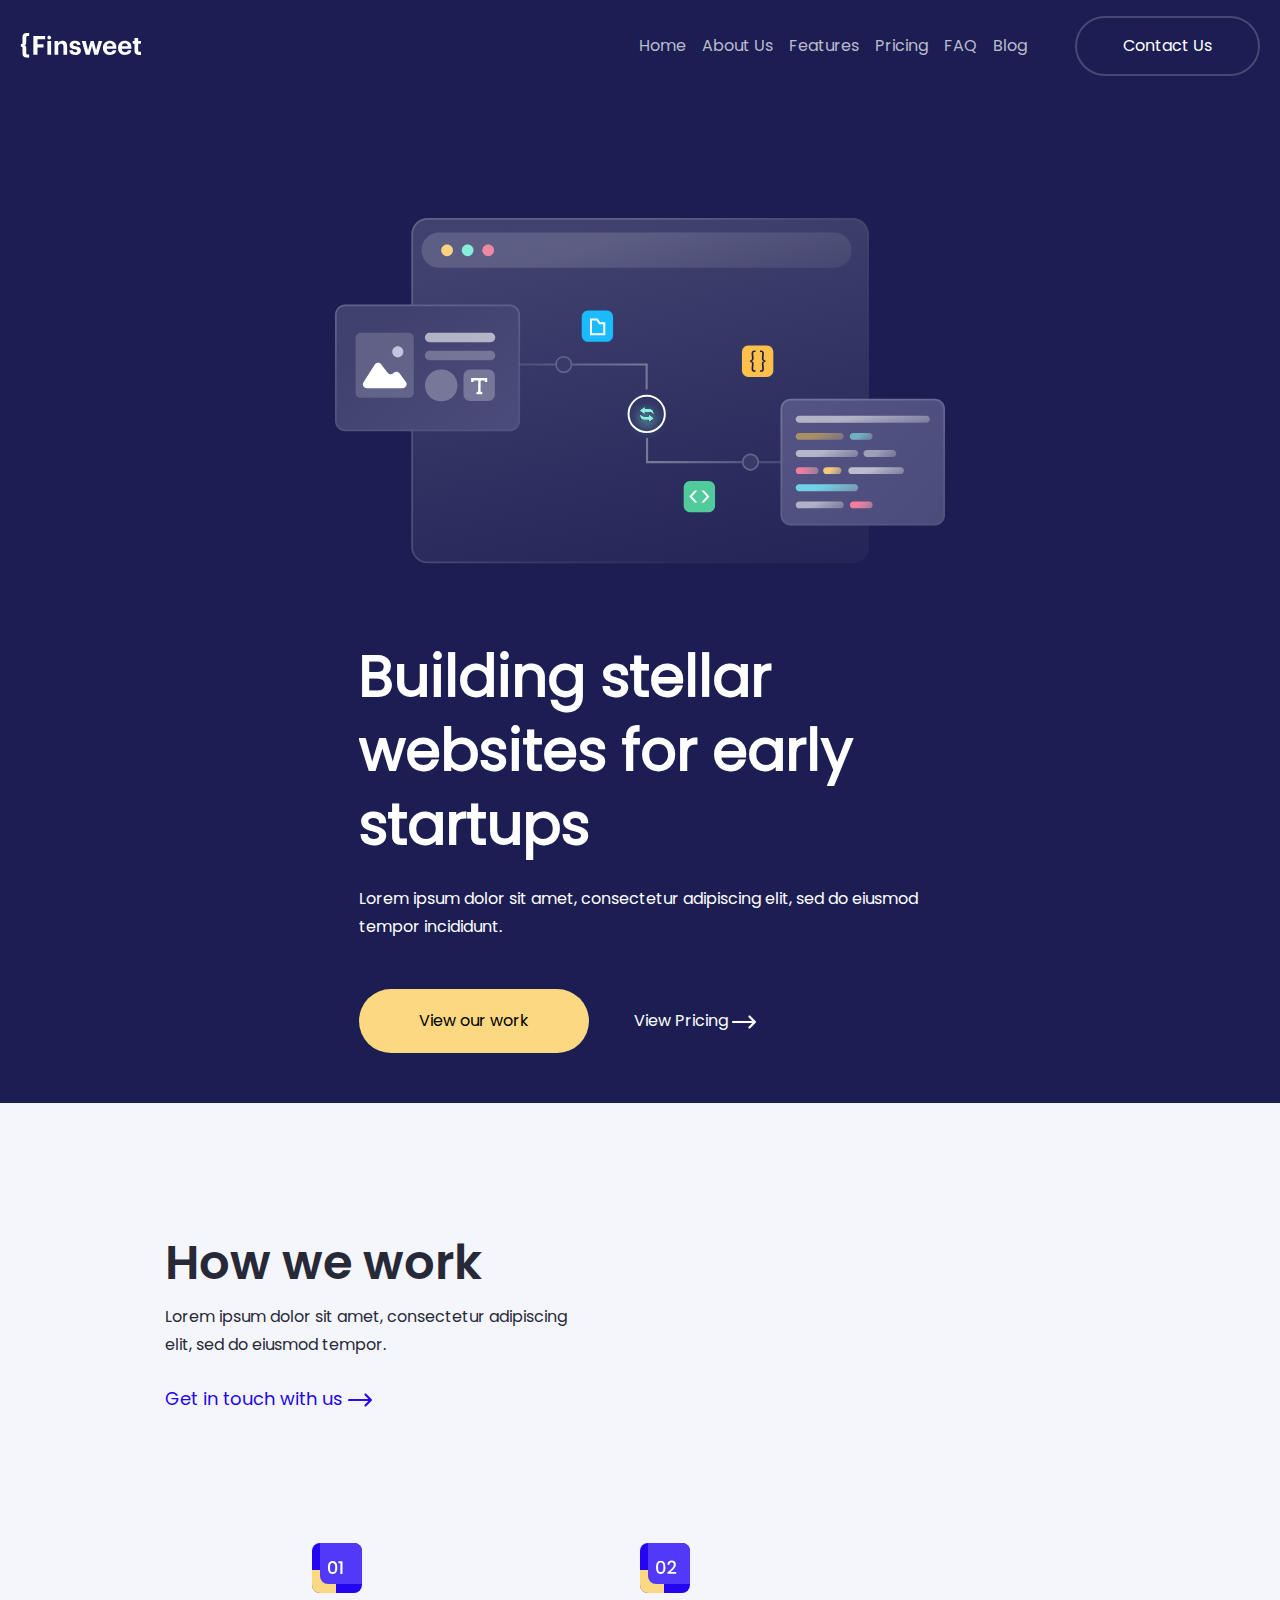
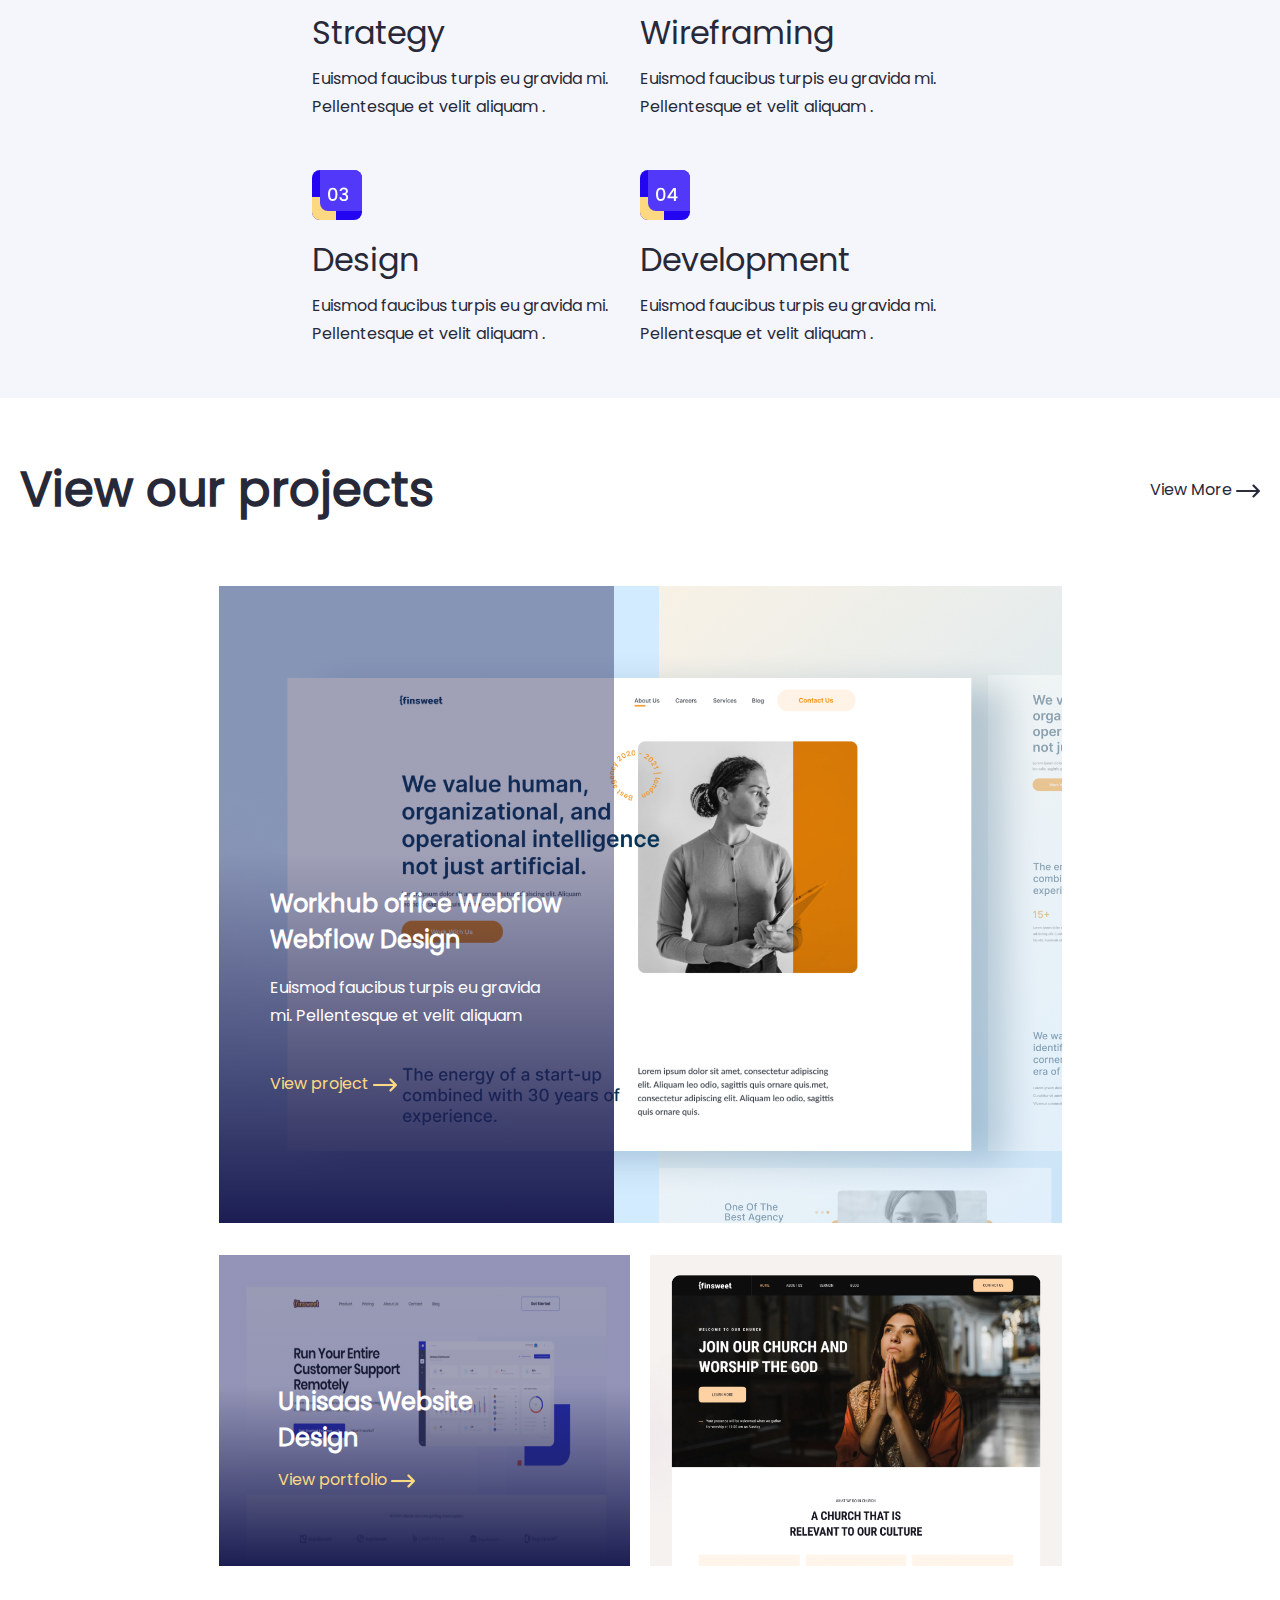
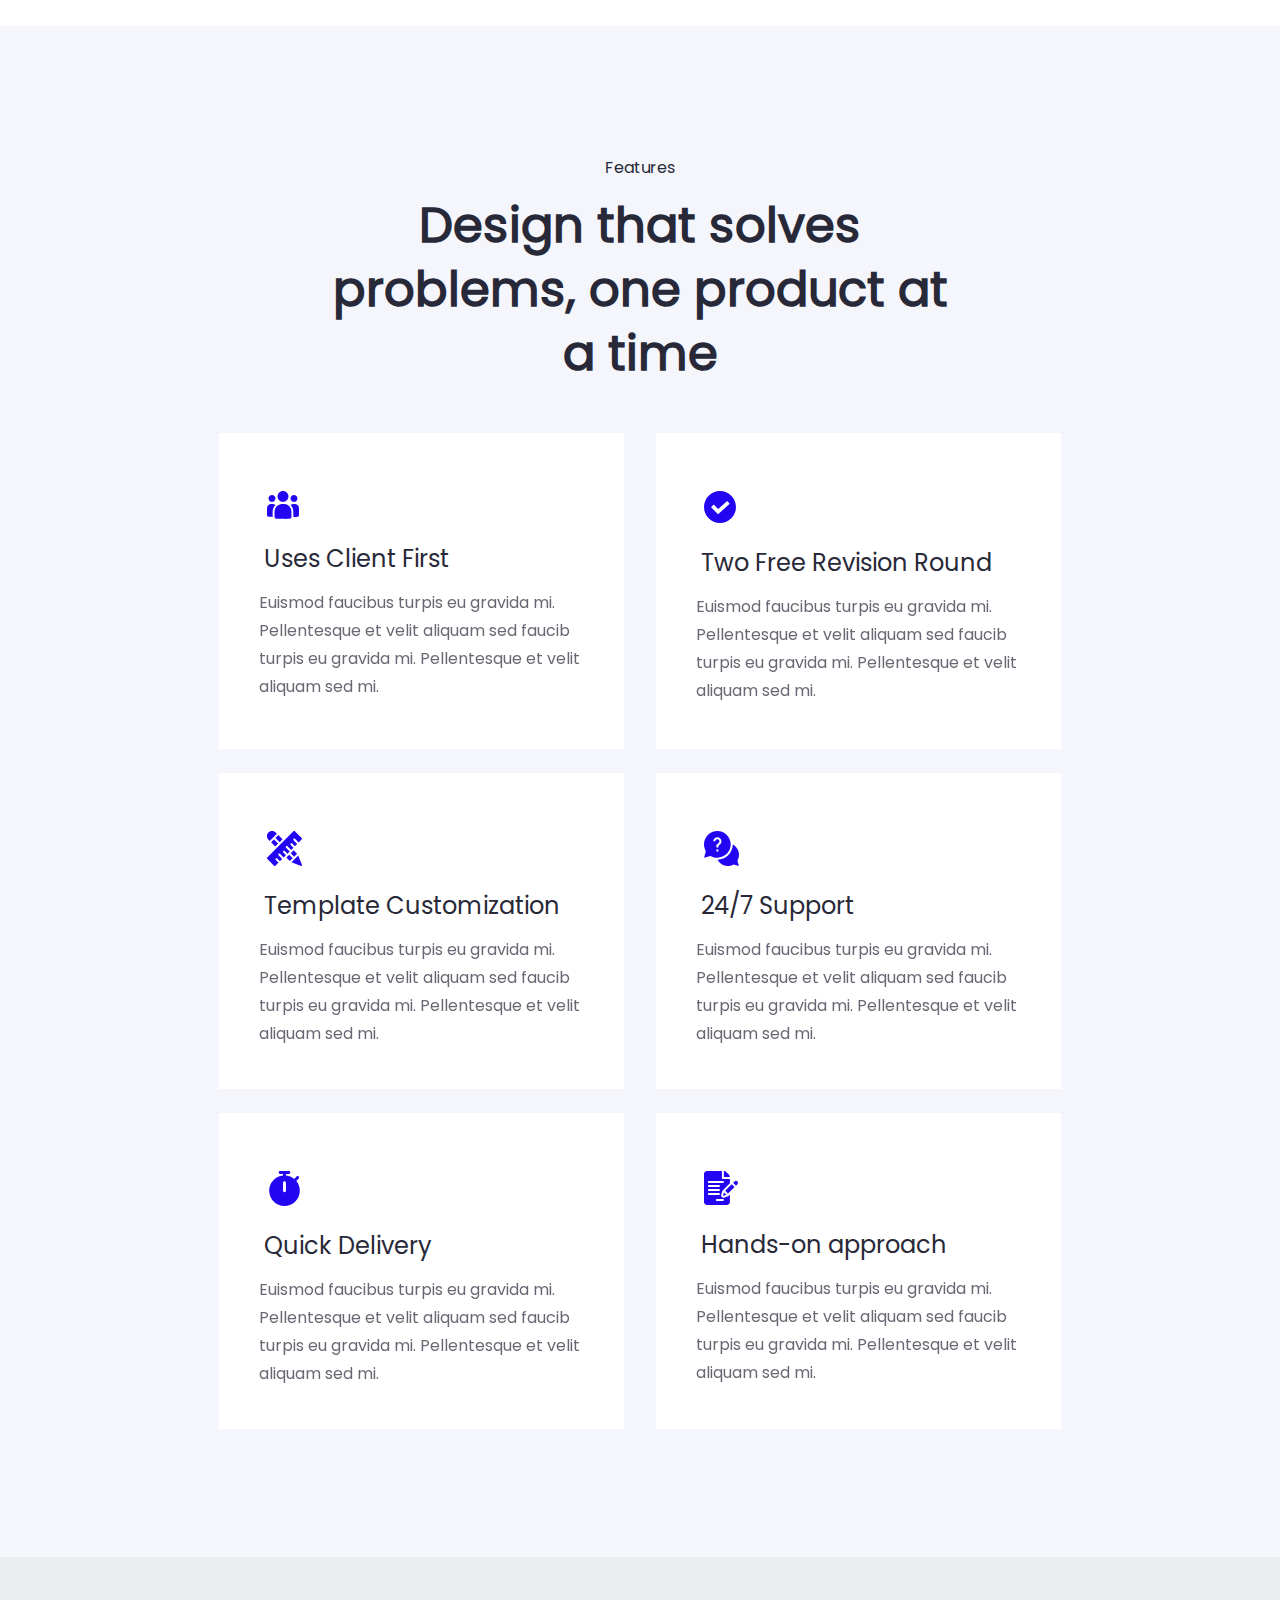
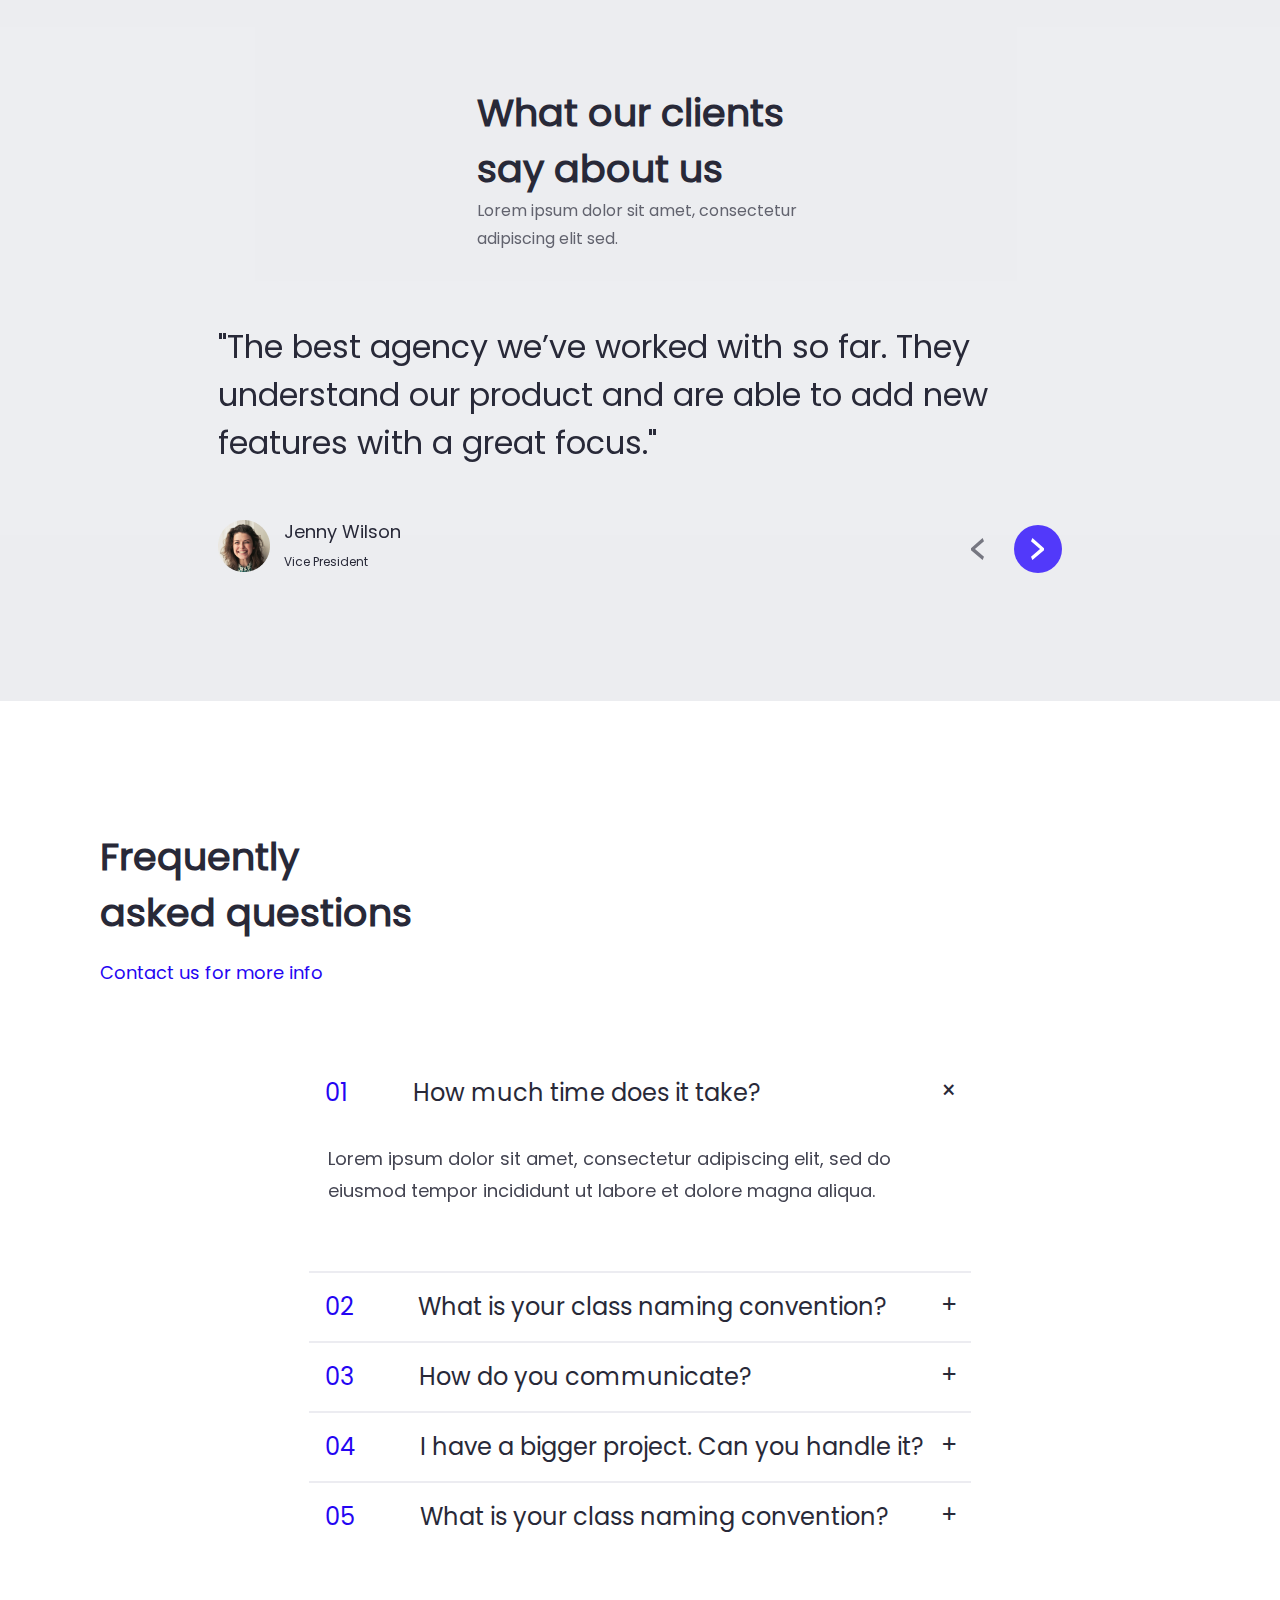
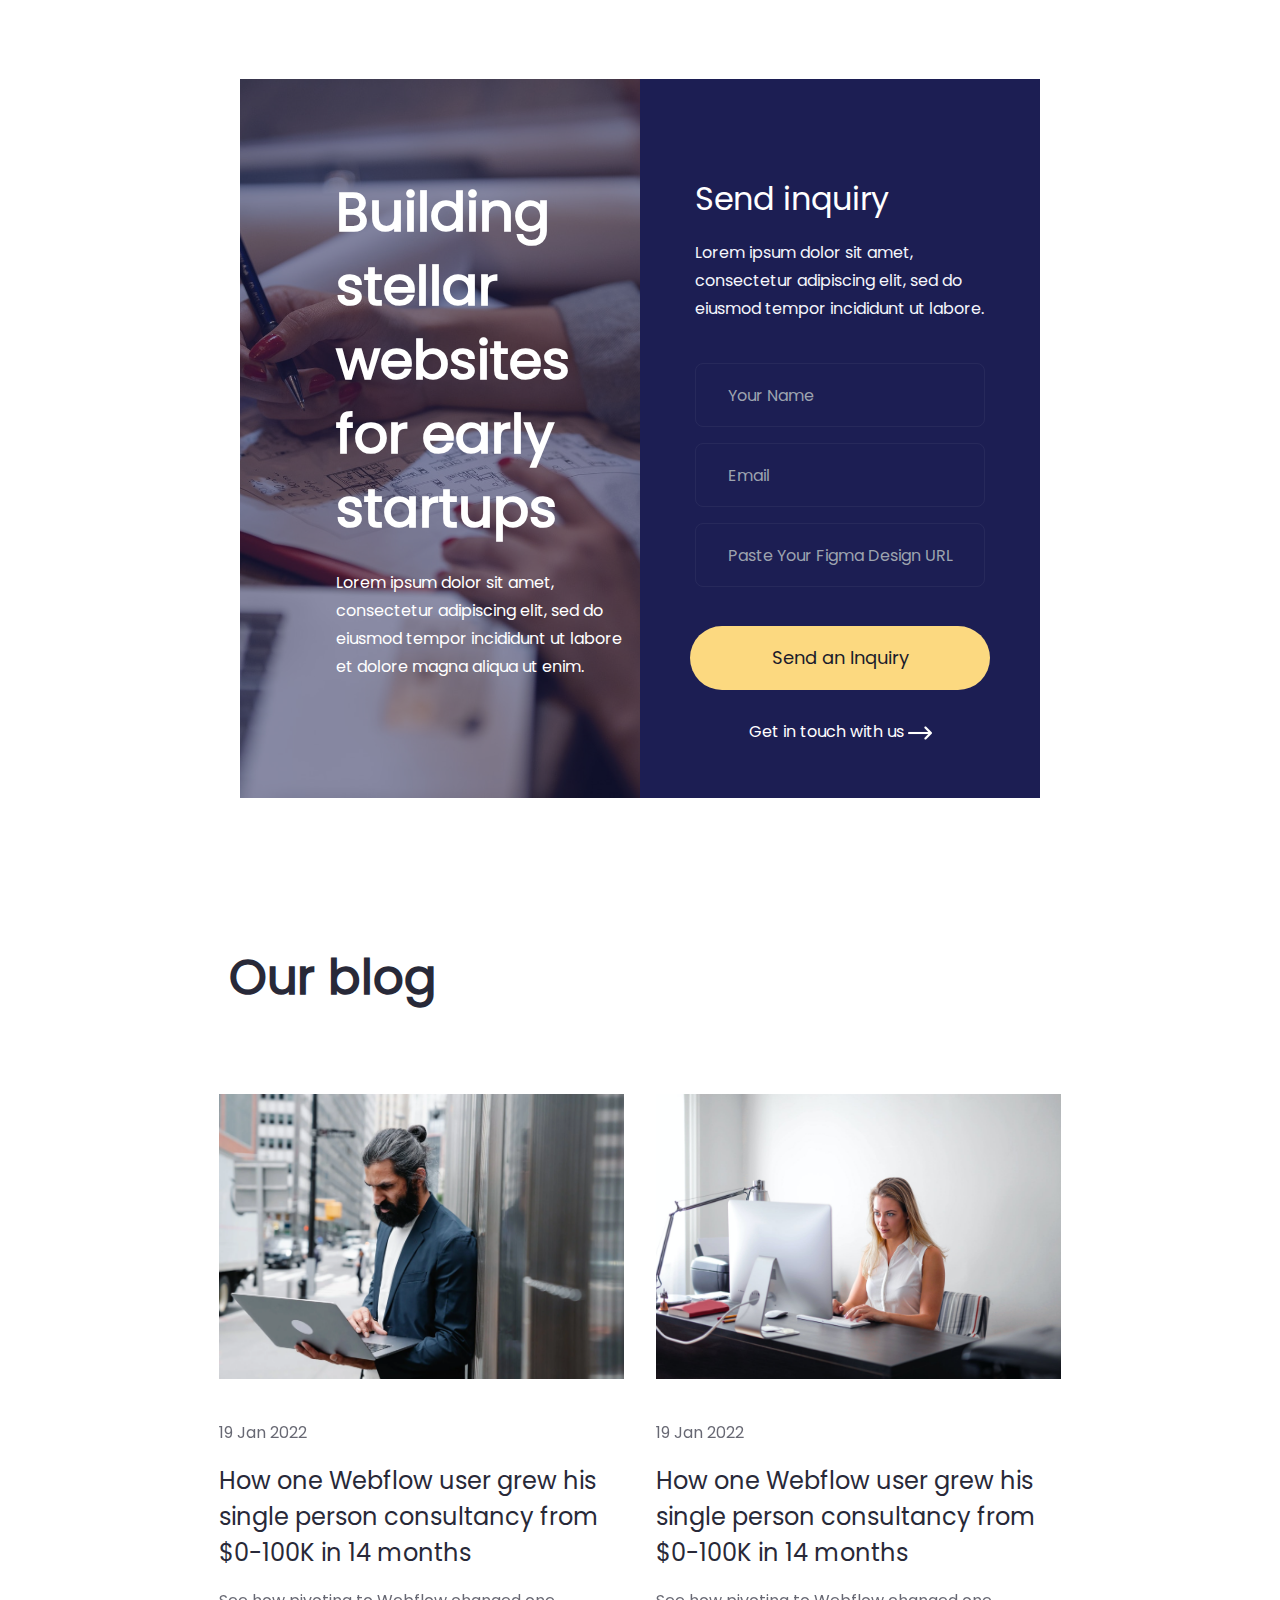
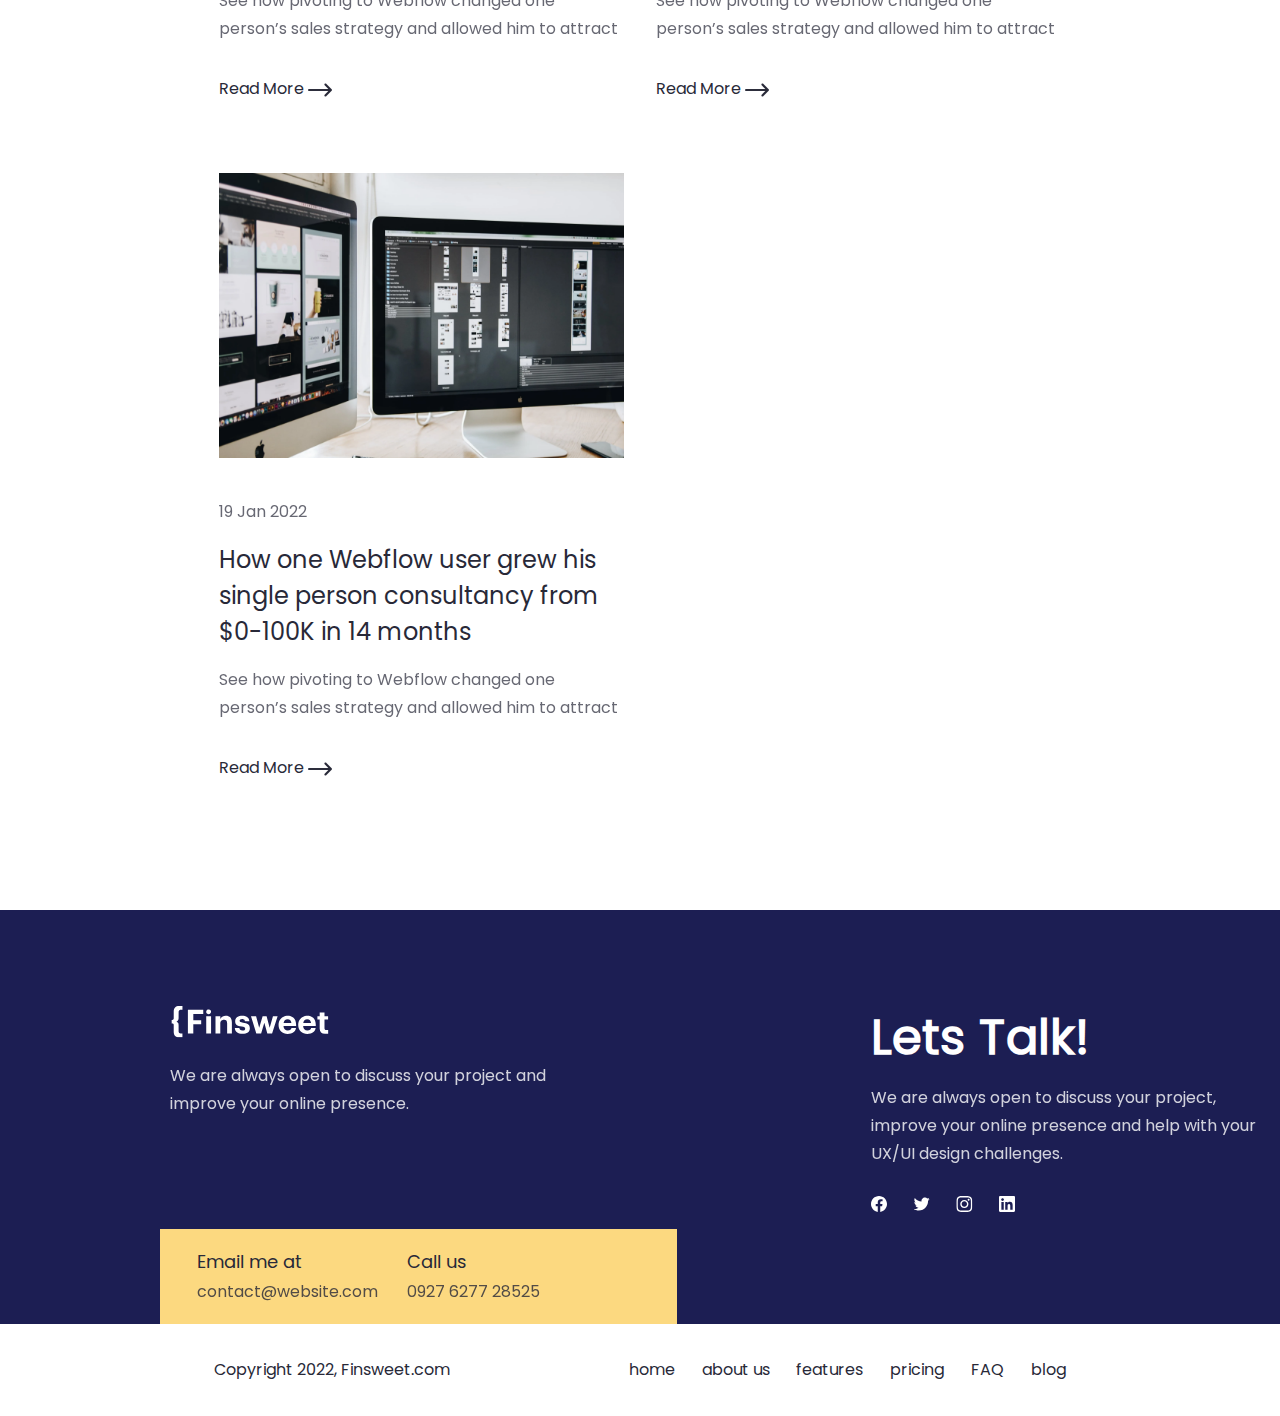
<file: index.html>
<!DOCTYPE html>
<html lang="en">
  <head>
    <meta charset="UTF-8" />
    <meta name="viewport" content="width=device-width, initial-scale=1.0" />
    <title>Finsweet: Webflow Development, Design, and Product Agency</title>
    <link rel="shortcut icon" href="public/images/icon/icon.png" />
    <link rel="stylesheet" href="src/CSS/main.css" />
    <link rel="stylesheet" href="swiper/swiper-bundle.min.css" />
  </head>
  <body class="bg-[#E5E5E5]">
    <!-- #region project -->
    <div class="(Project) max-w-[1600px] mx-auto">
      <!-- #region shadow -->
      <div
        class="fixed w-full h-screen left-0 top-0 tablet:none mobile:hidden bg-[#2b2b2bbb] z-10"
        id="mapsec2"
      ></div>
      <!-- #endregion -->

      <!-- #region navbar -->
      <nav
        class="(navbar) w-full h-[92px] bg-[#1C1E53] flex justify-between sticky top-0 z-50"
      >
        <div
          class="(nav-left) w-fit h-full pt-[33px] mobile:pl-[20px] desktop:pl-[160px]"
        >
          <img
            src="public/images/navbar/logo.svg"
            class="w-[122px] h-[24.71px]"
            alt=""
          />
        </div>

        <div
          class="(nav-right) font-[reg] font-[500] text-[16px] leading-[28px] flex justify-center items-center"
        >
          <ul
            class="text-[#BBBBCB] tablet:w-[398px] tablet:-[32.04px] justify-between items-start capitalize tablet:flexed mobile:hidden tablet:static mobile:absolute mobile:right-[10px] mobile:top-[100px] mobile:w-[200px] mobile:bg-[#1C1E53] mobile:border-solid mobile:border-[2px] mobile:border-[#3439bb] mobile:pl-[10px] mobile:rounded-[8px] tablet:border-none z-[60]"
            id="mapsec3"
          >
            <li class="hover:text-[#fff]"><a href="#">home</a></li>
            <li class="hover:text-[#fff] tablet:hidden">
              <a href="./contactUs.html">contact us</a>
            </li>
            <li class="hover:text-[#fff]"><a href="aboutUs.html">about us</a></li>
            <li class="hover:text-[#fff]"><a href="features.html">features</a></li>
            <li class="hover:text-[#fff]">
              <a href="./Pricing.html">pricing</a>
            </li>
            <li class="uppercase hover:text-[#fff]"><a href="#faq">faq</a></li>
            <li class="hover:text-[#fff]"><a href="./blog.html">blog</a></li>
          </ul>
          <a
            href="contactUs.html"
            class="tablet:w-[185px] mobile:w-[100px] h-[60px] mobile:mr-[20px] desktop:mr-[160px] ml-[48px] border-solid border-[2px] border-[#F4F6FC33] rounded-[50px] text-[#fff] capitalize tablet:flex justify-center items-center mobile:hidden"
          >
            contact us
          </a>
          <button
            class="tablet:w-[185px] mobile:w-[100px] h-[60px] mobile:mr-[20px] desktop:mr-[160px] ml-[48px] border-solid border-[2px] border-[#F4F6FC33] rounded-[50px] text-[#fff] capitalize tablet:hidden mobile:block z-[60]"
            onclick="showhide()"
          >
            Menu
          </button>
        </div>
      </nav>
      <!-- #endregion -->

      <!-- #region header -->
      <header
        class="(header) w-full desktop:h-[668px] mobile:h-fit bg-[#1C1E53]"
      >
        <div
          class="w-full flex desktop:flex-row-reverse mobile:flex-col flex-nowrap justify-center tablet:gap-[60px] mobile:gap-[20px] items-center pt-[126px]"
        >
          <div class="(illustration) tablet:w-[630px] tablet:h-[361.12px]">
            <img
              class="px-[10px]"
              src="public/images/header/illustrator.svg"
              alt=""
            />
          </div>

          <div
            class="tablet:w-[562px] mobile:mx-[100px] tablet:h-[414px] mobile:mb-[50px] desktop:mb-0"
          >
            <h2
              class="font-[reg] font-[600] tablet:text-[57px] mobile:text-[40px] leading-[74px] text-[#fff] mb-[24px] line-clamp-3"
            >
              Building stellar websites for early startups
            </h2>
            <p
              class="font-[reg] font-[400] text-[16px] leading-[28px] text-[#FFFFFF]"
            >
              Lorem ipsum dolor sit amet, consectetur adipiscing elit, sed do
              eiusmod tempor incididunt.
            </p>
            <button
              class="w-[230px] h-[64px] bg-[#FCD980] hover:bg-[#FDE4A6] transition-all text-[#000] rounded-[41px] font-[reg] font-[500] text-[16px] mt-[48px]"
            >
              View our work
            </button>
            <a
              href="#"
              class="w-[138px] h-[28px] inline-block font-[reg] font-[500] text-[16px] leading-[28px] text-white ml-[40px] tablet:mt-0 mobile:mt-[10px] group"
            >
              <h2 class="inline-block">View Pricing</h2>
              <img
                class="w-[24px] h-fit inline-block group-hover:ml-[5px] duration-200"
                src="public/images/header/arrow-1.svg"
                alt=""
              />
            </a>
          </div>
        </div>
      </header>
      <!-- #endregion -->

      <!-- #region main -->
      <main>
        <!-- #region sec-1 -->
        <section
          class="(sec-1) w-full desktop:h-[661px] h-auto flex tablet:flex-row flex-wrap mobile:justify-center tablet:justify-normal tablet:gap-x-[142px] bg-[#F4F6FC] tablet:px-0 mobile:px-[20px]"
        >
          <div class="tablet:p-0 mobile:p-[10px]">
            <div
              class="(sec-1-left) tablet:w-[405px] tablet:h-[184px] mt-[128px] tablet:ml-[165px] flex flex-col justify-between"
            >
              <h2
                class="font-[sem] font-[600] text-[48px] leading-[64px] text-[#282938]"
              >
                How we work
              </h2>
              <p
                class="font-[reg] font-[400] text-[16px] leading-[28px] text-[#282938] mobile:max-w-[500px]"
              >
                Lorem ipsum dolor sit amet, consectetur adipiscing elit, sed do
                eiusmod tempor.
              </p>
              <a
                href="#"
                class="mt-[16px] w-[244px] h-[32px] font-[reg] font-[500] text-[18px] leading-[32px] text-[#2405F2] group"
              >
                <h3 class="inline-block">Get in touch with us</h3>
                <img
                  class="w-[24px] inline-block group-hover:ml-[5px] duration-200"
                  src="public/images/sec-1/arrow-2.svg"
                  alt=""
                />
              </a>
            </div>
          </div>

          <div
            class="(sec-1-right) tablet:w-[656px] tablet:h-[405px] mobile:w-[320px] mobile:h-auto mt-[128px] gap-y-[48px] grid tablet:grid-cols-2 mobile:grid-cols-1 tablet:mx-auto mb-[50px]"
          >
            <div class="(part-1) tablet:w-[328px] mobile:w-full h-[178px]">
              <img src="public/images/sec-1/1.svg" alt="" />
              <h2
                class="mt-[16px] mb-[8px] font-[reg] font-[500] text-[32px] leading-[48px] text-[#282938]"
              >
                Strategy
              </h2>
              <p
                class="font-[reg] font-[400] text-[16px] leading-[28px] text-[#282938] tablet:w-[303px]"
              >
                Euismod faucibus turpis eu gravida mi. Pellentesque et velit
                aliquam .
              </p>
            </div>
            <div class="(part-2) tablet:w-[328px] mobile:w-full h-[178px]">
              <img src="public/images/sec-1/2.svg" alt="" />
              <h2
                class="mt-[16px] mb-[8px] font-[reg] font-[500] text-[32px] leading-[48px] text-[#282938]"
              >
                Wireframing
              </h2>
              <p
                class="font-[reg] font-[400] text-[16px] leading-[28px] text-[#282938] tablet:w-[303px]"
              >
                Euismod faucibus turpis eu gravida mi. Pellentesque et velit
                aliquam .
              </p>
            </div>
            <div class="(part-3) tablet:w-[328px] mobile:w-full h-[178px]">
              <img src="public/images/sec-1/3.svg" alt="" />
              <h2
                class="mt-[16px] mb-[8px] font-[reg] font-[500] text-[32px] leading-[48px] text-[#282938]"
              >
                Design
              </h2>
              <p
                class="font-[reg] font-[400] text-[16px] leading-[28px] text-[#282938] tablet:w-[303px]"
              >
                Euismod faucibus turpis eu gravida mi. Pellentesque et velit
                aliquam .
              </p>
            </div>
            <div class="(part-4) tablet:w-[328px] mobile:w-full h-[178px]">
              <img src="public/images/sec-1/4.svg" alt="" />
              <h2
                class="mt-[16px] mb-[8px] font-[reg] font-[500] text-[32px] leading-[48px] text-[#282938]"
              >
                Development
              </h2>
              <p
                class="font-[reg] font-[400] text-[16px] leading-[28px] text-[#282938] tablet:w-[303px]"
              >
                Euismod faucibus turpis eu gravida mi. Pellentesque et velit
                aliquam .
              </p>
            </div>
          </div>
        </section>
        <!-- #endregion -->
        <!-- #region sec-2 -->
        <section
          class="(sec-2) w-full desktop:h-[984px] mobile:h-auto flex justify-center items-center bg-white mobile:pb-[60px] desktop:pb-0"
        >
          <div class="desktop:w-[1280px] desktop:h-[728px] w-full h-auto">
            <div
              class="(top-box) gap-[10px] w-full desktop:mt-0 px-[20px] mt-[60px] flex flex-row flex-wrap justify-between items-center"
            >
              <h2
                class="font-[reg] font-[600] text-[48px] leading-[64px] text-[#282938]"
              >
                View our projects
              </h2>
              <a
                href="#"
                class="inline-block font-[reg] font-[500] text-[16px] leading-[28px] text-[#282938] group"
              >
                View More
                <img
                  class="w-[24px] inline-block group-hover:ml-[5px] duration-200"
                  src="public/images/sec-2/arrow-3.svg"
                  alt=""
                />
              </a>
            </div>

            <div
              class="(bottom-box) desktop:w-[1280px] w-full desktop:h-[600px] mt-[64px] flex desktop:flex-row gap-[32px] items-center mobile:justify-center mobile:flex-col mobile:px-[20px] tablet:px-0"
            >
              <div
                class="(bottom-left) desktop:w-[843px] tablet:max-w-[843px] desktop:h-[600px] relative desktop:px-0 z-0 group hover:shadow-sxl duration-300"
              >
                <img
                  class="w-full h-full"
                  src="public/images/sec-2/pic-1.png"
                  alt=""
                />
                <div
                  class="w-[46.975%] h-full z-[1] absolute left-0 top-0 bg-gradient-to-b from-[#1C1E536B] from-[42%] to-[#1C1E53] to-100% tablet:block mobile:flex justify-end tablet:pb-0 mobile:pb-[20px] items-center flex-col group-hover:bg-[#1c1e53b4] transition-all duration-300"
                >
                  <h2
                    class="tablet:w-[73.99%] desktop:line-clamp-none line-clamp-2 font-[reg] font-[600] mobile:text-[20px] tablet:text-[24px] leading-[36px] text-white mx-auto mobile:mt-0 tablet:mt-[300px] desktop:mt-[312px] tablet:px-0 mobile:px-[15px]"
                  >
                    Workhub office Webflow<span class="block"
                      >Webflow Design
                    </span>
                  </h2>
                  <p
                    class="tablet:w-[73.99%] line-clamp-2 font-[reg] font-[400] mobile:text-[12px] tablet:text-[16px] leading-[28px] text-white mx-auto tablet:mt-[16px] mobile:px-[20px] tablet:px-0 mobile:max-w-[293px] mobile:mt-[10px]"
                  >
                    Euismod faucibus turpis eu gravida mi. Pellentesque et velit
                    aliquam
                  </p>
                  <div class="tablet:w-[73.99%] mt-[40px] mx-auto">
                    <a
                      href="#"
                      class="tablet:w-[150px] tablet:h-[28px] font-[reg] font-[500] text-[16px] leading-[28px] text-[#FCD980] a-hover"
                    >
                      View project
                      <img
                        class="w-[24px] inline-block specail-hover duration-200"
                        src="public/images/sec-2/arrow-4.svg"
                        alt=""
                      />
                    </a>
                  </div>
                </div>
              </div>

              <div
                class="(bottom-right) desktop:h-[600px] tablet:w-fit desktop:w-fit w-full gap-[20px] flex desktop:flex-col tablet:flex-row justify-between"
              >
                <div
                  class="(br1) tablet:max-w-[411.5px] tablet:max-h-[310.94px] desktop:w-[405px] desktop:h-[284px] relative hover:shadow-sxl duration-300"
                >
                  <img
                    class="w-full h-full bg-cover"
                    src="public/images/sec-2/pic-2.png"
                    alt=""
                  />
                  <div
                    class="w-full h-full z-[1] absolute left-0 top-0 bg-gradient-to-b from-[#1C1E536B] from-[42%] to-[#1C1E53] to-100% tablet:block mobile:flex justify-end tablet:pb-0 mobile:pb-[20px] items-center flex-col hover:bg-[#1c1e53b4] transition-all duration-300"
                  >
                    <h2
                      class="tablet:line-clamp-2 mobile:line-clamp-1 tablet:w-[293px] tablet:h-[72px] font-[reg] font-[600] mobile:text-[20px] tablet:text-[24px] leading-[36px] text-white mx-auto tablet:mt-[129px] mobile:px-[15px] tablet:px-0"
                    >
                      Unisaas Website
                      <span class="tablet:block mobile:inline">Design</span>
                    </h2>
                    <div class="tablet:w-[293px] mt-[10px] mx-auto">
                      <a
                        href="#"
                        class="tablet:w-[150px] tablet:h-[28px] font-[reg] font-[500] tablet:text-[16px] mobile:text-[15px] leading-[28px] text-[#FCD980] group"
                      >
                        View portfolio
                        <img
                          class="w-[24px] inline-block group-hover:ml-[5px] duration-200"
                          src="public/images/sec-2/arrow-4.svg"
                          alt=""
                        />
                      </a>
                    </div>
                  </div>
                </div>
                <div
                  class="(br2) tablet:max-w-[411.5px] tablet:max-h-[310.94px] desktop:w-[405px] desktop:h-[284px] hover:shadow-sxl duration-300"
                >
                  <img
                    class="w-full h-full bg-cover"
                    src="public/images/sec-2/pic-3.png"
                    alt=""
                  />
                </div>
              </div>
            </div>
          </div>
        </section>
        <!-- #endregion -->
        <!-- #region sec-3 -->
        <section
          class="(sec-3) w-full bg-[#F4F6FC] flex flex-col justify-center items-center"
        >
          <div
            class="(s31) font-[reg] font-[500] text-[16px] leading-[28px] text-[#282938] mt-[128px]"
          >
            Features
          </div>

          <h2
            class="(s32) max-w-[630px] text-center font-[reg] font-[600] text-[48px] leading-[64px] text-[#282938] mt-[12px]"
          >
            Design that solves problems, one product at a time
          </h2>

          <div
            class="(sec33-box) mt-[47px] mb-[128px] grid desktop:grid-cols-3 tablet:grid-cols-2 mobile:grid-cols-1 gap-y-[24px] gap-x-[32px]"
          >
            <div
              class="(b1) tablet:w-[405px] mobile:w-[300px] h-[316px] bg-white hover:shadow-sxl hover:rounded-[8px] duration-300"
            >
              <img
                class="pl-[48px] pt-[58px]"
                src="public/images/sec-3/pic-1.svg"
                alt=""
              />
              <h2
                class="(s32) line-clamp-1 tablet:w-[314.75px] mobile:px-[10px] tablet:px-0 font-[reg] font-[400] text-[24px] leading-[36px] text-[#282938] pt-[22.08px] text-start mx-auto"
              >
                Uses Client First
              </h2>
              <p
                class="(s32) tablet:w-[324.08px] mobile:px-[10px] tablet:px-0 font-[reg] font-[400] text-[16px] leading-[28px] text-[#282938] opacity-[70%] pt-[12px] text-start mx-auto"
              >
                Euismod faucibus turpis eu gravida mi. Pellentesque et velit
                aliquam sed faucib turpis eu gravida mi. Pellentesque et velit
                aliquam sed mi.
              </p>
            </div>
            <div
              class="(b2) tablet:w-[405px] mobile:w-[300px] h-[316px] bg-white hover:shadow-sxl hover:rounded-[8px] duration-300"
            >
              <img
                class="pl-[48px] pt-[58px]"
                src="public/images/sec-3/pic-2.svg"
                alt=""
              />
              <h2
                class="(s32) line-clamp-1 tablet:w-[314.75px] mobile:px-[10px] tablet:px-0 font-[reg] font-[400] text-[24px] leading-[36px] text-[#282938] pt-[22.08px] text-start mx-auto"
              >
                Two Free Revision Round
              </h2>
              <p
                class="(s32) tablet:w-[324.08px] mobile:px-[10px] tablet:px-0 font-[reg] font-[400] text-[16px] leading-[28px] text-[#282938] opacity-[70%] pt-[12px] text-start mx-auto"
              >
                Euismod faucibus turpis eu gravida mi. Pellentesque et velit
                aliquam sed faucib turpis eu gravida mi. Pellentesque et velit
                aliquam sed mi.
              </p>
            </div>
            <div
              class="(b3) tablet:w-[405px] mobile:w-[300px] h-[316px] bg-white hover:shadow-sxl hover:rounded-[8px] duration-300"
            >
              <img
                class="pl-[48px] pt-[58px]"
                src="public/images/sec-3/pic-3.svg"
                alt=""
              />
              <h2
                class="(s32) line-clamp-1 tablet:w-[314.75px] mobile:px-[10px] tablet:px-0 font-[reg] font-[400] text-[24px] leading-[36px] text-[#282938] pt-[22.08px] text-start mx-auto"
              >
                Template Customization
              </h2>
              <p
                class="(s32) tablet:w-[324.08px] mobile:px-[10px] tablet:px-0 font-[reg] font-[400] text-[16px] leading-[28px] text-[#282938] opacity-[70%] pt-[12px] text-start mx-auto"
              >
                Euismod faucibus turpis eu gravida mi. Pellentesque et velit
                aliquam sed faucib turpis eu gravida mi. Pellentesque et velit
                aliquam sed mi.
              </p>
            </div>
            <div
              class="(b4) tablet:w-[405px] mobile:w-[300px] h-[316px] bg-white hover:shadow-sxl hover:rounded-[8px] duration-300"
            >
              <img
                class="pl-[48px] pt-[58px]"
                src="public/images/sec-3/pic-4.svg"
                alt=""
              />
              <h2
                class="(s32) line-clamp-1 tablet:w-[314.75px] mobile:px-[10px] tablet:px-0 font-[reg] font-[400] text-[24px] leading-[36px] text-[#282938] pt-[22.08px] text-start mx-auto"
              >
                24/7 Support
              </h2>
              <p
                class="(s32) tablet:w-[324.08px] mobile:px-[10px] tablet:px-0 font-[reg] font-[400] text-[16px] leading-[28px] text-[#282938] opacity-[70%] pt-[12px] text-start mx-auto"
              >
                Euismod faucibus turpis eu gravida mi. Pellentesque et velit
                aliquam sed faucib turpis eu gravida mi. Pellentesque et velit
                aliquam sed mi.
              </p>
            </div>
            <div
              class="(b5) tablet:w-[405px] mobile:w-[300px] h-[316px] bg-white hover:shadow-sxl hover:rounded-[8px] duration-300"
            >
              <img
                class="pl-[48px] pt-[58px]"
                src="public/images/sec-3/pic-5.svg"
                alt=""
              />
              <h2
                class="(s32) line-clamp-1 tablet:w-[314.75px] mobile:px-[10px] tablet:px-0 font-[reg] font-[400] text-[24px] leading-[36px] text-[#282938] pt-[22.08px] text-start mx-auto"
              >
                Quick Delivery
              </h2>
              <p
                class="(s32) tablet:w-[324.08px] mobile:px-[10px] tablet:px-0 font-[reg] font-[400] text-[16px] leading-[28px] text-[#282938] opacity-[70%] pt-[12px] text-start mx-auto"
              >
                Euismod faucibus turpis eu gravida mi. Pellentesque et velit
                aliquam sed faucib turpis eu gravida mi. Pellentesque et velit
                aliquam sed mi.
              </p>
            </div>
            <div
              class="(b6) tablet:w-[405px] mobile:w-[300px] h-[316px] bg-white hover:shadow-sxl hover:rounded-[8px] duration-300"
            >
              <img
                class="pl-[48px] pt-[58px]"
                src="public/images/sec-3/pic-6.svg"
                alt=""
              />
              <h2
                class="(s32) line-clamp-1 tablet:w-[314.75px] mobile:px-[10px] tablet:px-0 font-[reg] font-[400] text-[24px] leading-[36px] text-[#282938] pt-[22.08px] text-start mx-auto"
              >
                Hands-on approach
              </h2>
              <p
                class="(s32) tablet:w-[324.08px] mobile:px-[10px] tablet:px-0 font-[reg] font-[400] text-[16px] leading-[28px] text-[#282938] opacity-[70%] pt-[12px] text-start mx-auto"
              >
                Euismod faucibus turpis eu gravida mi. Pellentesque et velit
                aliquam sed faucib turpis eu gravida mi. Pellentesque et velit
                aliquam sed mi.
              </p>
            </div>
          </div>
        </section>
        <!-- #endregion -->
        <!-- #region sec-4 -->
        <section
          class="(sec-4) desktop:h-[506px] desktop:p-0 mobile:py-[128px] bg-[#f4f6fc80] flex desktop:flex-row-reverse flex-col-reverse items-center justify-center gap-x-[110px] gap-y-[70px] px-[10px]"
        >
          <!-- Swiper -->
          <div class="mobile:w-[300px] tablet:w-[843.2px]">
            <div class="swiper mySwiper w-full h-[250px] overflow-hidden m-00">
              <div class="swiper-wrapper">
                <div class="swiper-slide bg-transparent">
                  <div class="flex justify-between flex-col w-full h-full">
                    <p
                      class="w-full h-[144px] line-clamp-3 font-[reg] font-[500] tablet:text-[32px] mobile:text-[26px] leading-[48px] text-[#282938]"
                    >
                      "The best agency we’ve worked with so far. They understand
                      our product and are able to add new features with a great
                      focus."
                    </p>
                    <div
                      class="flex justify-start items-center gap-x-[14px] h-[54px]"
                    >
                      <img src="public/images/sec-4/Mask Group.png" alt="" />
                      <div>
                        <span
                          class="block font-[reg] font-[400] text-[18px] leading-[32px] text-[#282938]"
                          >Jenny Wilson</span
                        >
                        <span
                          class="block font-[reg] font-[400] text-[12px] leading-[28px] text-[#282938]"
                          >Vice President</span
                        >
                      </div>
                    </div>
                  </div>
                </div>
                <div class="swiper-slide bg-transparent">
                  <div class="flex justify-between flex-col w-full h-full">
                    <p
                      class="w-full h-[144px] line-clamp-3 font-[reg] font-[500] tablet:text-[32px] mobile:text-[26px] leading-[48px] text-[#282938]"
                    >
                      "The best agency we’ve worked with so far. They understand
                      our product and are able to add new features with a great
                      focus."
                    </p>
                    <div
                      class="flex justify-start items-center gap-x-[14px] h-[54px]"
                    >
                      <img src="public/images/sec-4/Mask Group.png" alt="" />
                      <div>
                        <span
                          class="block font-[reg] font-[400] text-[18px] leading-[32px] text-[#282938]"
                          >Jenny Wilson</span
                        >
                        <span
                          class="block font-[reg] font-[400] text-[12px] leading-[28px] text-[#282938]"
                          >Vice President</span
                        >
                      </div>
                    </div>
                  </div>
                </div>
                <div class="swiper-slide bg-transparent">
                  <div class="flex justify-between flex-col w-full h-full">
                    <p
                      class="w-full h-[144px] line-clamp-3 font-[reg] font-[500] tablet:text-[32px] mobile:text-[26px] leading-[48px] text-[#282938]"
                    >
                      "The best agency we’ve worked with so far. They understand
                      our product and are able to add new features with a great
                      focus."
                    </p>
                    <div
                      class="flex justify-start items-center gap-x-[14px] h-[54px]"
                    >
                      <img src="public/images/sec-4/Mask Group.png" alt="" />
                      <div>
                        <span
                          class="block font-[reg] font-[400] text-[18px] leading-[32px] text-[#282938]"
                          >Jenny Wilson</span
                        >
                        <span
                          class="block font-[reg] font-[400] text-[12px] leading-[28px] text-[#282938]"
                          >Vice President</span
                        >
                      </div>
                    </div>
                  </div>
                </div>
              </div>
              <!-- Add Navigation -->
              <div
                class="swiper-button-next w-48i h-48i bg-[#5239FA] rounded-[50%] after:hidden top-024 right-00"
              >
                <div class="arrow w-[13px] h-[22px]">
                  <svg viewBox="0 0 13 22" fill="none">
                    <path
                      d="M1.41412 22L0 18.7805L9.03053 11.0894L0 3.21951L1.41412 0L13 10.374V12.1626L1.41412 22Z"
                      fill="white"
                    />
                  </svg>
                </div>
              </div>
              <div
                class="swiper-button-prev w-48i h-48i bg-[#5239FA] rounded-[50%] after:hidden top-024 left-autoi right-01"
              >
                <div class="arrow w-[13px] h-[22px] scale-x-[-1]">
                  <svg viewBox="0 0 13 22" fill="none">
                    <path
                      d="M1.41412 22L0 18.7805L9.03053 11.0894L0 3.21951L1.41412 0L13 10.374V12.1626L1.41412 22Z"
                      fill="white"
                    />
                  </svg>
                </div>
              </div>
            </div>
          </div>

          <div class="max-w-[327px] max-h-[184px]">
            <h3
              class="font-[reg] font-[600] text-[38px] leading-[56px] text-[#282938]"
            >
              What our clients say about us
            </h3>
            <p
              class="font-[reg] font-[400] text-[16px] leading-[28px] text-[#282938] opacity-[70%]"
            >
              Lorem ipsum dolor sit amet, consectetur adipiscing elit sed.
            </p>
          </div>
        </section>
        <!-- #endregion -->
        <!-- #region sec-5 -->
        <section
          id="faq"
          class="(sec-5) w-full py-[128px] bg-white flex justify-center desktop:items-start desktop:flex-row mobile:flex-col gap-y-[70px] gap-x-[109px] tablet:px-0 mobile:px-[10px]"
        >
          <div
            class="tablet:w-[328px] mobile:max-w-[400px] tablet:m-0 mobile:ml-[20px] tablet:h-[160px] flex flex-col justify-between desktop:p-0 tablet:ml-[100px]"
          >
            <h3
              class="font-[reg] font-[600] text-[38px] leading-[56px] text-[#282938]"
            >
              Frequently<br />asked questions
            </h3>
            <a
              href="#"
              class="font-[reg] font-[500] text-[18px] leading-[32px] text-[#2405F2]"
              >Contact us for more info</a
            >
          </div>

          <div
            class="desktop:w-[846.31px] mobile::w-auto mobile:h-auto desktop:h-[530px] desktop:m-0 mobile:mx-auto"
          >
            <div
              class="(sec-5-part-1) collapse collapse-plus border-solid border-b-2 border-[#ECECF1] rounded-none"
            >
              <input type="radio" name="my-accordion-3" checked="checked" />
              <div
                class="collapse-title mobile:text-[20px] tablet:text-[24px] mobile:h-[60px] w-auto tablet:h-auto line-clamp-1 overflow-hidden font-[reg] font-[500] leading-[36px] text-[#282938]"
              >
                <span class="font-[400] leading-[36px] text-[#2405F2] pr-[59px]"
                  >01</span
                >
                How much time does it take?
              </div>
              <div
                class="collapse-content tablet:w-[624px] mobile:w-auto mobile:px-[81.77px] tablet:p-0 tablet:mx-auto font-[reg] font-[500] mobile:text-[14px] tablet:text-[18px] leading-[32px] text-[#282938] opacity-[87%]"
              >
                <p class="pt-[16px] pb-[48px]">
                  Lorem ipsum dolor sit amet, consectetur adipiscing elit, sed
                  do eiusmod tempor incididunt ut labore et dolore magna aliqua.
                </p>
              </div>
            </div>
            <div
              class="(sec-5-part-2) collapse collapse-plus border-solid border-b-2 border-[#ECECF1] rounded-none"
            >
              <input type="radio" name="my-accordion-3" />
              <div
                class="collapse-title mobile:text-[20px] tablet:text-[24px] mobile:h-[60px] w-auto tablet:h-auto h-[60px] line-clamp-1 overflow-hidden font-[reg] font-[500] leading-[36px] text-[#282938]"
              >
                <span
                  class="w-[24px] h-[36px] font-[400] leading-[36px] text-[#2405F2] pr-[59px]"
                  >02</span
                >
                What is your class naming convention?
              </div>
              <div
                class="collapse-content tablet:w-[624px] mobile:w-auto mobile:px-[81.77px] tablet:p-0 tablet:mx-auto font-[reg] font-[500] mobile:text-[14px] tablet:text-[18px] leading-[32px] text-[#282938] opacity-[87%]"
              >
                <p class="pt-[16px] pb-[48px]">
                  Lorem ipsum dolor sit amet, consectetur adipiscing elit, sed
                  do eiusmod tempor incididunt ut labore et dolore magna aliqua.
                </p>
              </div>
            </div>
            <div
              class="(sec-5-part-3) collapse collapse-plus border-solid border-b-2 border-[#ECECF1] rounded-none"
            >
              <input type="radio" name="my-accordion-3" />
              <div
                class="collapse-title mobile:text-[20px] tablet:text-[24px] mobile:h-[60px] w-auto tablet:h-auto h-[60px] line-clamp-1 overflow-hidden font-[reg] font-[500] leading-[36px] text-[#282938]"
              >
                <span
                  class="w-[24px] h-[36px] font-[400] leading-[36px] text-[#2405F2] pr-[59px]"
                  >03</span
                >
                How do you communicate?
              </div>
              <div
                class="collapse-content tablet:w-[624px] mobile:w-auto mobile:px-[81.77px] tablet:p-0 tablet:mx-auto font-[reg] font-[500] mobile:text-[14px] tablet:text-[18px] leading-[32px] text-[#282938] opacity-[87%]"
              >
                <p class="pt-[16px] pb-[48px]">
                  Lorem ipsum dolor sit amet, consectetur adipiscing elit, sed
                  do eiusmod tempor incididunt ut labore et dolore magna aliqua.
                </p>
              </div>
            </div>
            <div
              class="(sec-5-part-4) collapse collapse-plus border-solid border-b-2 border-[#ECECF1] rounded-none"
            >
              <input type="radio" name="my-accordion-3" />
              <div
                class="collapse-title mobile:text-[20px] tablet:text-[24px] mobile:h-[60px] w-auto tablet:h-auto h-[60px] line-clamp-1 overflow-hidden font-[reg] font-[500] leading-[36px] text-[#282938]"
              >
                <span
                  class="w-[24px] h-[36px] font-[400] leading-[36px] text-[#2405F2] pr-[59px]"
                  >04</span
                >
                I have a bigger project. Can you handle it?
              </div>
              <div
                class="collapse-content tablet:w-[624px] mobile:w-auto mobile:px-[81.77px] tablet:p-0 tablet:mx-auto font-[reg] font-[500] mobile:text-[14px] tablet:text-[18px] leading-[32px] text-[#282938] opacity-[87%]"
              >
                <p class="pt-[16px] pb-[48px]">
                  Lorem ipsum dolor sit amet, consectetur adipiscing elit, sed
                  do eiusmod tempor incididunt ut labore et dolore magna aliqua.
                </p>
              </div>
            </div>
            <div class="(sec-5-part-5) collapse collapse-plus">
              <input type="radio" name="my-accordion-3" />
              <div
                class="collapse-title mobile:text-[20px] tablet:text-[24px] mobile:h-[60px] w-auto tablet:h-auto h-[60px] line-clamp-1 overflow-hidden font-[reg] font-[500] leading-[36px] text-[#282938]"
              >
                <span
                  class="w-[24px] h-[36px] font-[400] leading-[36px] text-[#2405F2] pr-[59px]"
                  >05</span
                >
                What is your class naming convention?
              </div>
              <div
                class="collapse-content tablet:w-[624px] mobile:w-auto mobile:px-[81.77px] tablet:p-0 tablet:mx-auto font-[reg] font-[500] mobile:text-[14px] tablet:text-[18px] leading-[32px] text-[#282938] opacity-[87%]"
              >
                <p class="pt-[16px] pb-[48px]">
                  Lorem ipsum dolor sit amet, consectetur adipiscing elit, sed
                  do eiusmod tempor incididunt ut labore et dolore magna aliqua.
                </p>
              </div>
            </div>
          </div>
        </section>
        <!-- #endregion -->
        <!-- #region sec-6 -->
        <section
          class="(sec-6) w-full min-h-[819px] pb-[128px] bg-white mobile:px-[10px] tablet:px-0"
        >
          <div
            class="desktop:w-[1280px] tablet:w-[800px] tablet:max-w-full mobile:max-w-[500px] h-full mx-auto bg-[#1C1E53] flex justify-center tablet:rounded-none mobile:rounded-[8px] hover:shadow-sxl duration-300 group"
          >
            <div
              class="(left) mobile:hidden tablet:block tablet:w-[400px] desktop:w-[656px] min-h-[691px] relative"
            >
              <div class="overflow-hidden w-full h-full">
                <img
                  class="w-full h-full object-cover opacity-[50%] group-hover:scale-150 duration-[5s]"
                  src="public/images/sec-6/1.jpg"
                  alt=""
                />
              </div>

              <div
                class="desktop:w-[464px] desktop:h-[334px] absolute top-[96px] left-[96px]"
              >
                <h3
                  class="font-[reg] font-[600] text-[54px] leading-[74px] text-white mb-[24px]"
                >
                  Building stellar websites for early startups
                </h3>
                <p
                  class="font-[reg] font-[500] text-[16px] leading-[28px] text-white"
                >
                  Lorem ipsum dolor sit amet, consectetur adipiscing elit, sed
                  do eiusmod tempor incididunt ut labore et dolore magna aliqua
                  ut enim.
                </p>
              </div>
            </div>

            <div
              class="(right) desktop:w-[624px] tablet:w-[400px] mobile:w-full min-h-[691px]"
            >
              <h3
                class="desktop:w-[432px] mobile:w-[290px] font-[reg] font-[400] text-[32px] leading-[48px] text-white mx-auto mb-[16px] mt-[96px]"
              >
                Send inquiry
              </h3>
              <p
                class="desktop:w-[432px] mobile:w-[290px] font-[reg] font-[500] text-[16px] leading-[28px] text-[#F4F6FC] mx-auto"
              >
                Lorem ipsum dolor sit amet, consectetur adipiscing elit, sed do
                eiusmod tempor incididunt ut labore.
              </p>

              <form
                action="index.html"
                method="get"
                class="desktop:w-[432px] mobile:w-[290px] flex flex-col justify-center items-center mx-auto gap-y-[16px] mt-[40px]"
              >
                <input
                  id="t1"
                  class="capitalize pl-[32px] w-full h-[64px] bg-transparent border-[1.5px] border-solid border-[#FFFFFF0D] rounded-[8px] text-[#888AA8] font-[reg] font-[500] text-[16px] leading-[28px]"
                  type="text"
                  placeholder="your name"
                  name="name"
                  checked
                />
                <input
                  id="t1"
                  class="capitalize pl-[32px] w-full h-[64px] bg-transparent border-[1.5px] border-solid border-[#FFFFFF0D] rounded-[8px] text-[#888AA8] font-[reg] font-[500] text-[16px] leading-[28px]"
                  type="email"
                  name="email"
                  placeholder="email"
                />
                <input
                  id="t1"
                  class="capitalize pl-[32px] w-full h-[64px] bg-transparent border-[1.5px] border-solid border-[#FFFFFF0D] rounded-[8px] text-[#888AA8] font-[reg] font-[500] text-[16px] leading-[28px]"
                  type="url"
                  name="URL"
                  placeholder="paste your figma design URL"
                />

                <input
                  class="desktop:w-[432px] mobile:w-[300px] h-[64px] bg-[#FCD980] text-[#1B1C2B] rounded-[41px] font-[reg] font-[500] text-[18px] leading-[32px] cursor-pointer mt-[23px] hover:bg-[#FDE4A6] transition-all"
                  type="submit"
                  value="Send an Inquiry"
                />
              </form>

              <a
                href="#"
                class="block w-fit h-[32px] font-[reg] font-[500] text-[16px] leading-[28px] text-white mt-[28px] mx-auto desktop:mb-0 mobile:mb-[48px] a-hover"
              >
                <h2 class="inline-block">Get in touch with us</h2>
                <img
                  class="w-[24px] h-fit inline-block specail-hover duration-200"
                  src="public/images/header/arrow-1.svg"
                  alt=""
                />
              </a>
            </div>
          </div>
        </section>
        <!-- #endregion -->
        <!-- #region sec-7 -->
        <section class="(sec-7) w-full h-fit pb-[128px] bg-white">
          <div
            class="desktop:w-[1280px] tablet:w-fit desktop:h-[737px] mx-auto"
          >
            <h2
              class="p-[20px] font-[reg] font-[600] text-[48px] leading-[64px] text-[#282938] mb-[64px]"
            >
              Our blog
            </h2>

            <div
              class="grid desktop:grid-cols-3 tablet:grid-cols-2 mobile:grid-cols-1 justify-items-center gap-x-[32px] gap-y-[70px] px-[10px]"
            >
              <div class="(part-1) max-w-[405px] min-h-[609px] group">
                <div class="overflow-hidden">
                  <img
                    src="public/images/sec-7/1.png"
                    class="w-full h-[285px] object-cover group-hover:scale-150 duration-[5s]"
                    alt=""
                  />
                </div>
                <span
                  class="font-[reg] font-[500] text-[16px] leading-[28px] text-[#282938] opacity-[70%] mt-[40px] block"
                  >19 Jan 2022</span
                >
                <h3
                  class="font-[reg] font-[400] text-[24px] leading-[36px] text-[#282938] mt-[16px]"
                >
                  How one Webflow user grew his single person consultancy from
                  $0-100K in 14 months
                </h3>
                <span
                  class="font-[reg] font-[500] text-[16px] leading-[28px] text-[#282938] opacity-[70%] mt-[16px] block"
                  >See how pivoting to Webflow changed one person’s sales
                  strategy and allowed him to attract</span
                >
                <a
                  href="#"
                  class="block w-fit h-[28px] font-[reg] font-[500] text-[16px] leading-[28px] text-[#282938] mt-[32px] a-hover"
                >
                  <h2 class="inline-block">Read More</h2>
                  <img
                    class="w-[24px] h-fit inline-block specail-hover duration-200"
                    src="public/images/sec-7/arrow-5.svg"
                    alt=""
                  />
                </a>
              </div>
              <div class="(part-2) max-w-[405px] min-h-[609px] group">
                <div class="overflow-hidden">
                  <img
                    src="public/images/sec-7/2.png"
                    class="w-full h-[285px] object-cover group-hover:scale-150 duration-[5s]"
                    alt=""
                  />
                </div>
                <span
                  class="font-[reg] font-[500] text-[16px] leading-[28px] text-[#282938] opacity-[70%] mt-[40px] block"
                  >19 Jan 2022</span
                >
                <h3
                  class="font-[reg] font-[400] text-[24px] leading-[36px] text-[#282938] mt-[16px]"
                >
                  How one Webflow user grew his single person consultancy from
                  $0-100K in 14 months
                </h3>
                <span
                  class="font-[reg] font-[500] text-[16px] leading-[28px] text-[#282938] opacity-[70%] mt-[16px] block"
                  >See how pivoting to Webflow changed one person’s sales
                  strategy and allowed him to attract</span
                >
                <a
                  href="#"
                  class="block w-fit h-[28px] font-[reg] font-[500] text-[16px] leading-[28px] text-[#282938] mt-[32px] a-hover"
                >
                  <h2 class="inline-block">Read More</h2>
                  <img
                    class="w-[24px] h-fit inline-block specail-hover duration-200"
                    src="public/images/sec-7/arrow-5.svg"
                    alt=""
                  />
                </a>
              </div>
              <div class="(part-3) max-w-[405px] min-h-[609px] group">
                <div class="overflow-hidden">
                  <img
                    src="public/images/sec-7/3.png"
                    class="w-full h-[285px] object-cover group-hover:scale-150 duration-[5s]"
                    alt=""
                  />
                </div>
                <span
                  class="font-[reg] font-[500] text-[16px] leading-[28px] text-[#282938] opacity-[70%] mt-[40px] block"
                  >19 Jan 2022</span
                >
                <h3
                  class="font-[reg] font-[400] text-[24px] leading-[36px] text-[#282938] mt-[16px]"
                >
                  How one Webflow user grew his single person consultancy from
                  $0-100K in 14 months
                </h3>
                <span
                  class="font-[reg] font-[500] text-[16px] leading-[28px] text-[#282938] opacity-[70%] mt-[16px] block"
                  >See how pivoting to Webflow changed one person’s sales
                  strategy and allowed him to attract</span
                >
                <a
                  href="#"
                  class="block w-fit h-[28px] font-[reg] font-[500] text-[16px] leading-[28px] text-[#282938] mt-[32px] a-hover"
                >
                  <h2 class="inline-block">Read More</h2>
                  <img
                    class="w-[24px] h-fit inline-block specail-hover duration-200"
                    src="public/images/sec-7/arrow-5.svg"
                    alt=""
                  />
                </a>
              </div>
            </div>
          </div>
        </section>
        <!-- #endregion -->
      </main>
      <!-- #endregion -->

      <!-- #region footer -->
      <footer class="w-full min-h-[489px] bg-[#1C1E53]">
        <section class="(ft1) w-full min-h-[397px] pt-[96px] relative">
          <div
            class="desktop:w-[1058px] tablet:ml-[160px] flex tablet:justify-between mobile:justify-center gap-y-[70px] gap-x-[20px] flex-wrap flex-row px-[10px]"
          >
            <div class="(left)">
              <img
                class="w-[160px] h-[32.41px]"
                src="public/images/footer/logo.svg"
                alt=""
              />
              <p
                class="max-w-[399px] font-[reg] font-[500] text-[16px] leading-[28px] text-white opacity-[80%] mt-[23.59px]"
              >
                We are always open to discuss your project and improve your
                online presence.
              </p>
            </div>
            <div class="(right) tablet:w-[399px] mobile:max-w-[399px]">
              <h2
                class="font-[reg] font-[600] text-[48px] leading-[64px] text-white"
              >
                Lets Talk!
              </h2>
              <p
                class="font-[reg] font-[500] text-[16px] leading-[28px] text-white opacity-[80%] mt-[14px]"
              >
                We are always open to discuss your project, improve your online
                presence and help with your UX/UI design challenges.
              </p>
              <div class="w-[144px] flex justify-between mt-[28px]">
                <a href="#">
                  <img src="public/images/footer/1.svg" alt="" />
                </a>
                <a href="#">
                  <img src="public/images/footer/2.svg" alt="" />
                </a>
                <a href="#">
                  <img src="public/images/footer/3.svg" alt="" />
                </a>
                <a href="#">
                  <img src="public/images/footer/4.svg" alt="" />
                </a>
              </div>
            </div>
          </div>

          <div
            class="mobile:w-full tablet:w-[517px] h-[95px] relative mobile:left-0 tablet:left-[160px] bottom-0 bg-[#FCD980] tablet:block mobile:flex justify-center items-center desktop:mt-0 mobile:mt-[17px]"
          >
            <div class="w-[343px] tablet:ml-[37px] flex justify-between">
              <div class="(left) w-fit tablet:mt-[17px]">
                <h2
                  class="font-[reg] font-[500] text-[18px] leading-[32px] text-[#282938]"
                >
                  Email me at
                </h2>
                <h4
                  class="font-[reg] font-[400] text-[16px] leading-[28px] text-[#282938] opacity-[80%]"
                >
                  contact@website.com
                </h4>
              </div>
              <div class="(right) tablet:mt-[17px]">
                <h2
                  class="font-[reg] font-[500] text-[18px] leading-[32px] text-[#282938]"
                >
                  Call us
                </h2>
                <h4
                  class="font-[reg] font-[400] text-[16px] leading-[28px] text-[#282938] opacity-[80%]"
                >
                  0927 6277 28525
                </h4>
              </div>
            </div>
          </div>
        </section>

        <section
          class="(ft2) w-full h-[92px] bg-white flex tablet:justify-between flex-wrap flex-row mobile:justify-center items-center mobile:px-0 tablet:px-[160px] gap-x-[70px]"
        >
          <h3
            class="font-[reg] font-[500] text-[16px] leading-[28px] text-[#282938] desktop:mx-0 mx-auto"
          >
            Copyright 2022, Finsweet.com
          </h3>

          <ul
            class="w-[437px] font-[reg] font-[500] text-[16px] leading-[28px] text-[#282938] tablet:flex justify-between mobile:hidden desktop:mx-0 mx-auto"
          >
            <li class="hover:text-[#585858]"><a href="#">home</a></li>
            <li class="hover:text-[#585858]"><a href="#">about us</a></li>
            <li class="hover:text-[#585858]"><a href="#">features</a></li>
            <li class="hover:text-[#585858]"><a href="#">pricing</a></li>
            <li class="uppercase hover:text-[#585858]">
              <a href="#">faq</a>
            </li>
            <li class="hover:text-[#585858]"><a href="#">blog</a></li>
          </ul>
        </section>
      </footer>
      <!-- #endregion -->
    </div>
    <!-- #endregion -->

    <!-- Swiper JS -->
    <script src="swiper/swiper-bundle.min.js"></script>
    <!-- Initialize Swiper -->
    <script>
      var swiper = new Swiper(".mySwiper", {
        navigation: {
          nextEl: ".swiper-button-next",
          prevEl: ".swiper-button-prev",
        },
      });
    </script>

    <script>
      //button in mobile-screen
      function showhide() {
        var div1 = document.getElementById("mapsec2");
        var div2 = document.getElementById("mapsec3");
        if (div1.style.display !== "block" && div2.style.display !== "block") {
          div1.style.display = "block";
          div2.style.display = "block";
        } else {
          div1.style.display = "none";
          div2.style.display = "none";
        }
      }

      // refreshing the site
      history.scrollRestoration = "manual";
    </script>
  </body>
</html>
</file>
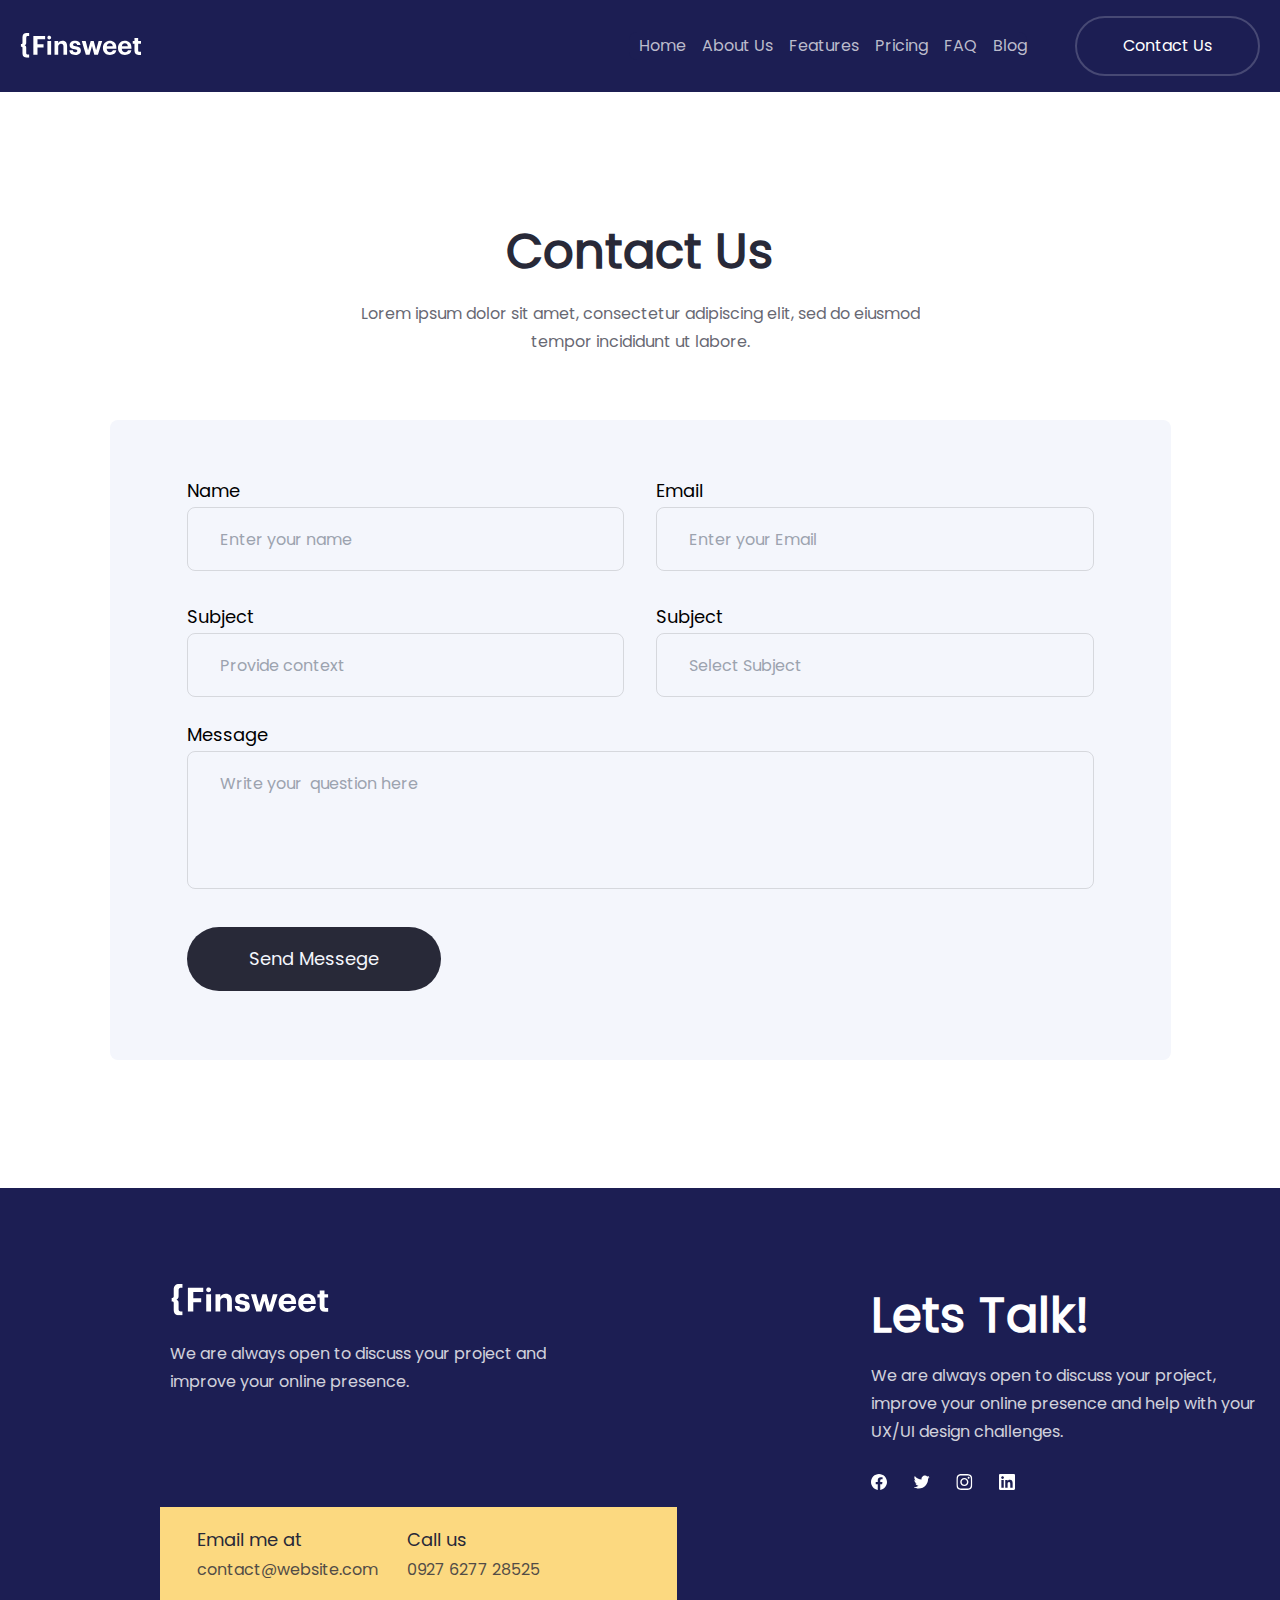
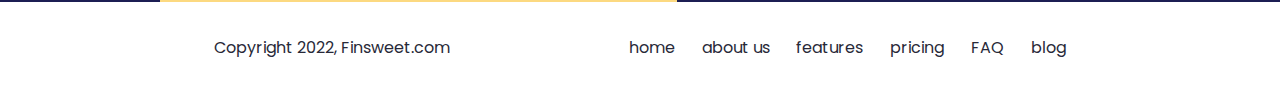
<file: contactUs.html>
<!DOCTYPE html>
<html lang="en">
  <head>
    <meta charset="UTF-8" />
    <meta name="viewport" content="width=device-width, initial-scale=1.0" />
    <title>Finsweet: Webflow Development, Design, and Product Agency</title>
    <link rel="shortcut icon" href="public/images/icon/icon.png" />
    <link rel="stylesheet" href="src/CSS/main.css" />
    <link rel="stylesheet" href="swiper/swiper-bundle.min.css" />
  </head>
  <body class="bg-[#E5E5E5]">
    <!-- #region project -->
    <div class="(Project) max-w-[1600px] mx-auto">
      <!-- #region shadow -->
      <div
        class="fixed w-full h-screen left-0 top-0 tablet:none mobile:hidden bg-[#2b2b2bbb] z-10"
        id="mapsec2"
      ></div>
      <!-- #endregion -->

      <!-- #region navbar -->
      <nav
        class="(navbar) w-full h-[92px] bg-[#1C1E53] flex justify-between sticky top-0 z-50"
      >
        <div
          class="(nav-left) w-fit h-full pt-[33px] mobile:pl-[20px] desktop:pl-[160px]"
        >
          <img
            src="public/images/navbar/logo.svg"
            class="w-[122px] h-[24.71px]"
            alt=""
          />
        </div>

        <div
          class="(nav-right) font-[reg] font-[500] text-[16px] leading-[28px] flex justify-center items-center"
        >
          <ul
            class="text-[#BBBBCB] tablet:w-[398px] tablet:-[32.04px] justify-between items-start capitalize tablet:flexed mobile:hidden tablet:static mobile:absolute mobile:right-[10px] mobile:top-[100px] mobile:w-[200px] mobile:bg-[#1C1E53] mobile:border-solid mobile:border-[2px] mobile:border-[#3439bb] mobile:pl-[10px] mobile:rounded-[8px] tablet:border-none z-[60]"
            id="mapsec3"
          >
            <li class="hover:text-[#fff]"><a href="index.html">home</a></li>
            <li class="hover:text-[#fff] tablet:hidden">
              <a href="contactUs.html">contact us</a>
            </li>
            <li class="hover:text-[#fff]"><a href="aboutUs.html">about us</a></li>
            <li class="hover:text-[#fff]"><a href="features.html">features</a></li>
            <li class="hover:text-[#fff]">
              <a href="Pricing.html">pricing</a>
            </li>
            <li class="uppercase hover:text-[#fff]"><a href="index.html#faq">faq</a></li>
            <li class="hover:text-[#fff]"><a href="blog.html">blog</a></li>
          </ul>
          <a
            href="contactUs.html"
            class="tablet:w-[185px] mobile:w-[100px] h-[60px] mobile:mr-[20px] desktop:mr-[160px] ml-[48px] border-solid border-[2px] border-[#F4F6FC33] rounded-[50px] text-[#fff] capitalize tablet:flex justify-center items-center mobile:hidden"
          >
            contact us
          </a>
          <button
            class="tablet:w-[185px] mobile:w-[100px] h-[60px] mobile:mr-[20px] desktop:mr-[160px] ml-[48px] border-solid border-[2px] border-[#F4F6FC33] rounded-[50px] text-[#fff] capitalize tablet:hidden mobile:block z-[60]"
            onclick="showhide()"
          >
            Menu
          </button>
        </div>
      </nav>
      <!-- #endregion -->

      <!-- #region main -->
      <main class="w-full bg-white py-[128px]">
        <section class="max-w-[562px] min-h-[136px] mx-auto mb-[64px]">
          <h2
            class="font-[reg] font-[600] text-[48px] leading-[64px] text-[#282938] text-center"
          >
            Contact Us
          </h2>
          <p
            class="font-[reg] font-[400] text-[16px] leading-[28px] text-[#282938] opacity-[70%] mt-[16px] text-center"
          >
            Lorem ipsum dolor sit amet, consectetur adipiscing elit, sed do
            eiusmod tempor incididunt ut labore.
          </p>
        </section>
        <section class="px-[15px]">
          <div
            class="max-w-[1061px] min-h-[640px] bg-[#F4F6FC] mx-auto rounded-[8px] pb-[69px]  hover:shadow-sxl duration-300"
          >
            <form
              action=""
              method="post"
              class="w-full h-full font-[reg] font-[400] text-[16px] leading-[28px] text-black"
            >
              <div
                class="grid extra1:grid-cols-2 grid-cols-1 justify-center items-center pt-[55px] tablet:mx-[77px] mobile:mx-[20px] gap-y-[24px] gap-x-[32px] mb-[16px]"
              >
                <div class="extra1:max-w-[438px] max-w-full h-[102px]">
                  <label for="name" class="text-[18px] leading-[32px]"
                    >Name</label
                  >
                  <input
                    type="text"
                    id="name"
                    name="name"
                    placeholder="Enter your name"
                    class="w-full h-[64px] px-[32px] py-[18px] border-[#0000001F] border-solid border-[1px] rounded-[8px] bg-transparent"
                  />
                </div>
                <div class="extra1:max-w-[438px] max-w-full h-[102px]">
                  <label for="email" class="text-[18px] leading-[32px]"
                    >Email</label
                  >
                  <input
                    type="email"
                    id="email"
                    name="email"
                    placeholder="Enter your Email"
                    class="w-full h-[64px] px-[32px] py-[18px] border-[#0000001F] border-solid border-[1px] rounded-[8px] bg-transparent"
                  />
                </div>
                <div class="extra1:max-w-[438px] max-w-full h-[102px]">
                  <label for="con" class="text-[18px] leading-[32px]"
                    >Subject</label
                  >
                  <input
                    type="text"
                    id="con"
                    name="con"
                    placeholder="Provide context"
                    class="w-full h-[64px] px-[32px] py-[18px] border-[#0000001F] border-solid border-[1px] rounded-[8px] bg-transparent"
                  />
                </div>
                <div class="extra1:max-w-[438px] max-w-full h-[102px]">
                  <label for="sub" class="text-[18px] leading-[32px]"
                    >Subject</label
                  >
                  <select
                    required
                    id="sub"
                    name="sub"
                    class="w-full h-[64px] px-[32px] py-[18px] border-[#0000001F] border-solid border-[1px] rounded-[8px] bg-transparent"
                  >
                    <option
                      value=""
                      disabled
                      selected
                      class="hidden option-color"
                    >
                      Select Subject
                    </option>
                    <option value="num1">num1</option>
                    <option value="num2">num2</option>
                    <option value="num3">num3</option>
                  </select>
                </div>
              </div>
              <div
                class="max-w-[908px] h-[176px] tablet:mx-[77px] mobile:mx-[20px]"
              >
                <label for="text" class="text-[18px] leading-[32px]"
                  >Message</label
                >
                <textarea
                  id="text"
                  placeholder="Write your  question here"
                  class="w-full h-[138px] px-[32px] py-[18px] border-[#0000001F] border-solid border-[1px] rounded-[8px] bg-transparent resize-none"
                ></textarea>
              </div>

              <div class="text-center extra1:text-left">
              <input
                type="submit"
                value="Send Messege"
                class="w-[254px] h-[64px] bg-[#282938] rounded-[41px] text-[#F4F6FC] font-[reg] font-[400] text-[18px] leading-[32px] tablet:mx-[77px] extra1:mx-[20px] mt-[32px] cursor-pointer hover:bg-[#535460] duration-300"
              />
            </div>
            </form>
          </div>
        </section>
      </main>
      <!-- #endregion -->

      <!-- #region footer -->
      <footer class="w-full min-h-[489px] bg-[#1C1E53]">
        <section class="(ft1) w-full min-h-[397px] pt-[96px] relative">
          <div
            class="desktop:w-[1058px] tablet:ml-[160px] flex tablet:justify-between mobile:justify-center gap-y-[70px] gap-x-[20px] flex-wrap flex-row px-[10px]"
          >
            <div class="(left)">
              <img
                class="w-[160px] h-[32.41px]"
                src="public/images/footer/logo.svg"
                alt=""
              />
              <p
                class="max-w-[399px] font-[reg] font-[500] text-[16px] leading-[28px] text-white opacity-[80%] mt-[23.59px]"
              >
                We are always open to discuss your project and improve your
                online presence.
              </p>
            </div>
            <div class="(right) tablet:w-[399px] mobile:max-w-[399px]">
              <h2
                class="font-[reg] font-[600] text-[48px] leading-[64px] text-white"
              >
                Lets Talk!
              </h2>
              <p
                class="font-[reg] font-[500] text-[16px] leading-[28px] text-white opacity-[80%] mt-[14px]"
              >
                We are always open to discuss your project, improve your online
                presence and help with your UX/UI design challenges.
              </p>
              <div class="w-[144px] flex justify-between mt-[28px]">
                <a href="#">
                  <img src="public/images/footer/1.svg" alt="" />
                </a>
                <a href="#">
                  <img src="public/images/footer/2.svg" alt="" />
                </a>
                <a href="#">
                  <img src="public/images/footer/3.svg" alt="" />
                </a>
                <a href="#">
                  <img src="public/images/footer/4.svg" alt="" />
                </a>
              </div>
            </div>
          </div>

          <div
            class="mobile:w-full tablet:w-[517px] h-[95px] relative mobile:left-0 tablet:left-[160px] bottom-0 bg-[#FCD980] tablet:block mobile:flex justify-center items-center desktop:mt-0 mobile:mt-[17px]"
          >
            <div class="w-[343px] tablet:ml-[37px] flex justify-between">
              <div class="(left) w-fit tablet:mt-[17px]">
                <h2
                  class="font-[reg] font-[500] text-[18px] leading-[32px] text-[#282938]"
                >
                  Email me at
                </h2>
                <h4
                  class="font-[reg] font-[400] text-[16px] leading-[28px] text-[#282938] opacity-[80%]"
                >
                  contact@website.com
                </h4>
              </div>
              <div class="(right) tablet:mt-[17px]">
                <h2
                  class="font-[reg] font-[500] text-[18px] leading-[32px] text-[#282938]"
                >
                  Call us
                </h2>
                <h4
                  class="font-[reg] font-[400] text-[16px] leading-[28px] text-[#282938] opacity-[80%]"
                >
                  0927 6277 28525
                </h4>
              </div>
            </div>
          </div>
        </section>

        <section
          class="(ft2) w-full h-[92px] bg-white flex tablet:justify-between flex-wrap flex-row mobile:justify-center items-center mobile:px-0 tablet:px-[160px] gap-x-[70px]"
        >
          <h3
            class="font-[reg] font-[500] text-[16px] leading-[28px] text-[#282938] desktop:mx-0 mx-auto"
          >
            Copyright 2022, Finsweet.com
          </h3>

          <ul
            class="w-[437px] font-[reg] font-[500] text-[16px] leading-[28px] text-[#282938] tablet:flex justify-between mobile:hidden desktop:mx-0 mx-auto"
          >
            <li class="hover:text-[#585858]"><a href="#">home</a></li>
            <li class="hover:text-[#585858]"><a href="#">about us</a></li>
            <li class="hover:text-[#585858]"><a href="#">features</a></li>
            <li class="hover:text-[#585858]"><a href="#">pricing</a></li>
            <li class="uppercase hover:text-[#585858]"><a href="#">faq</a></li>
            <li class="hover:text-[#585858]"><a href="#">blog</a></li>
          </ul>
        </section>
      </footer>
      <!-- #endregion -->
    </div>
    <!-- #endregion -->

    <script>
      //button in mobile-screen
      function showhide() {
        var div1 = document.getElementById("mapsec2");
        var div2 = document.getElementById("mapsec3");
        if (div1.style.display !== "block" && div2.style.display !== "block") {
          div1.style.display = "block";
          div2.style.display = "block";
        } else {
          div1.style.display = "none";
          div2.style.display = "none";
        }
      }

      // refreshing the site
      history.scrollRestoration = "manual";
    </script>
  </body>
</html>
</file>
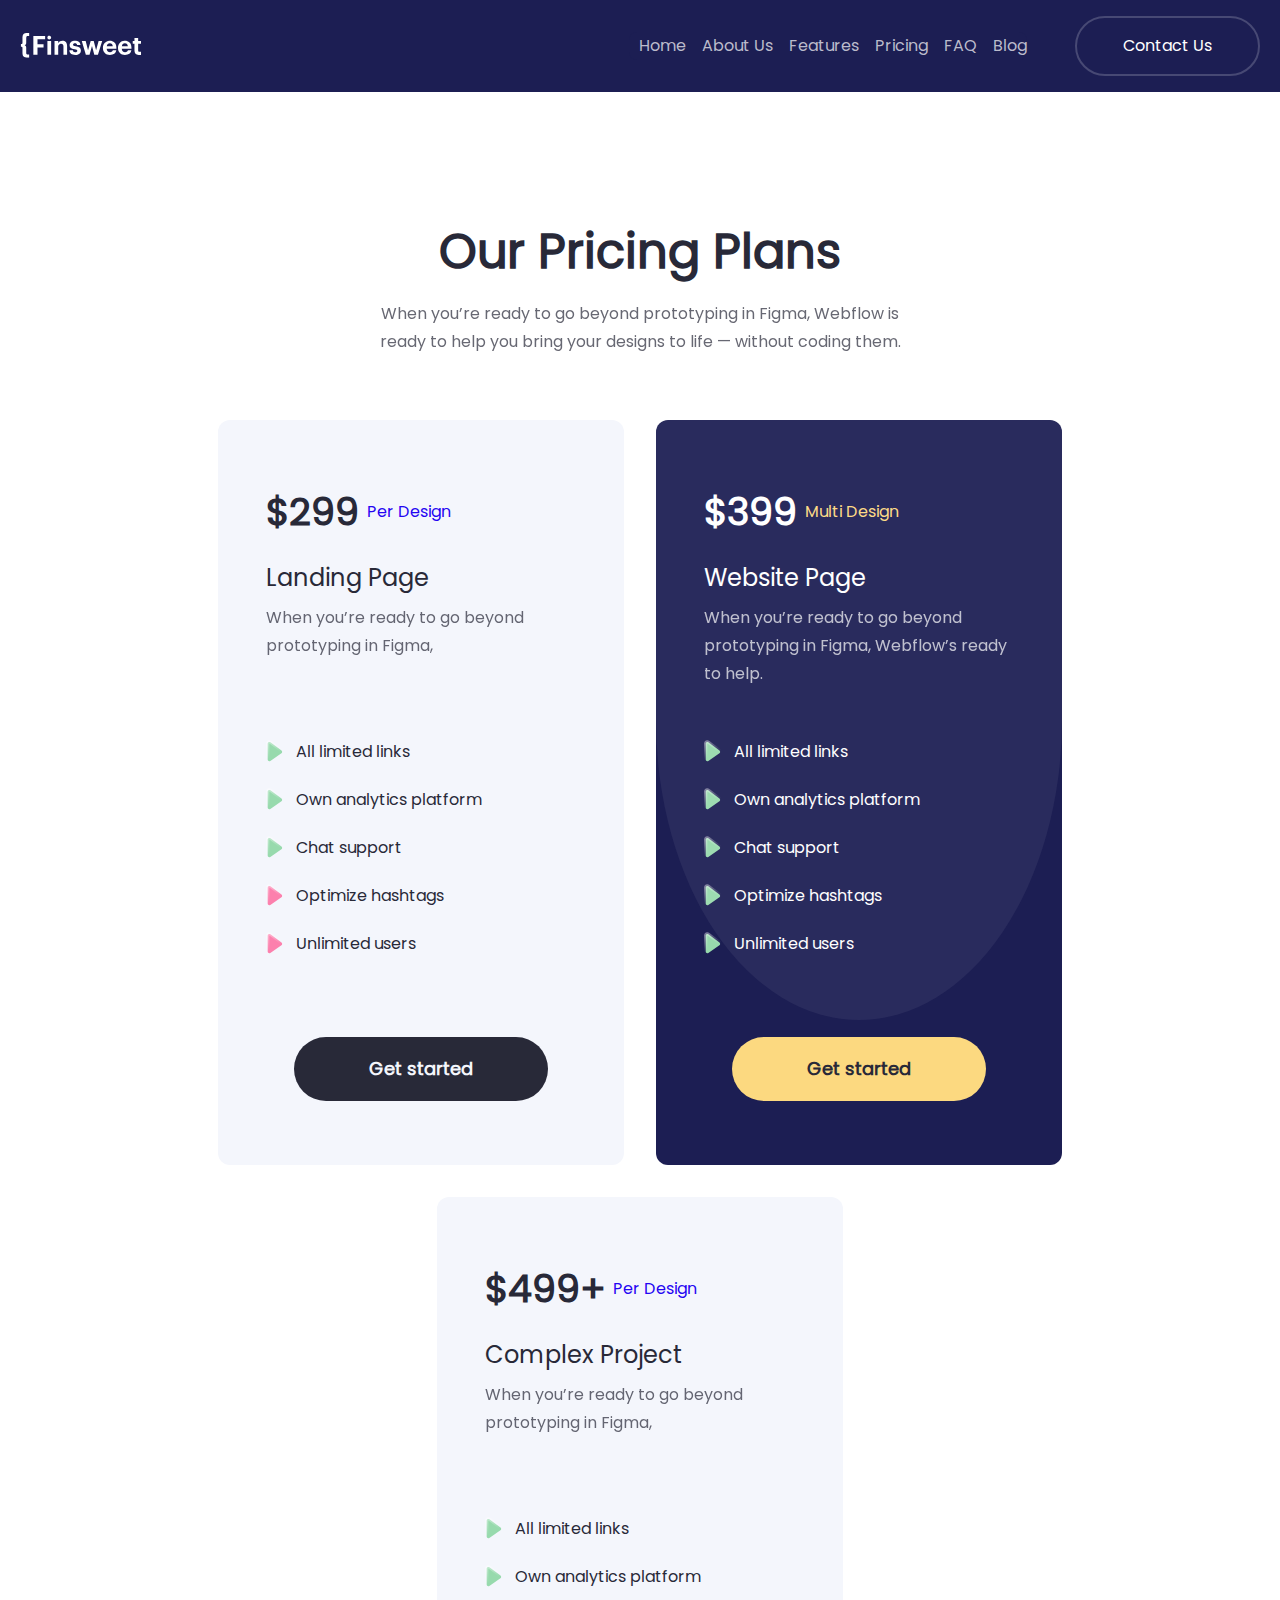
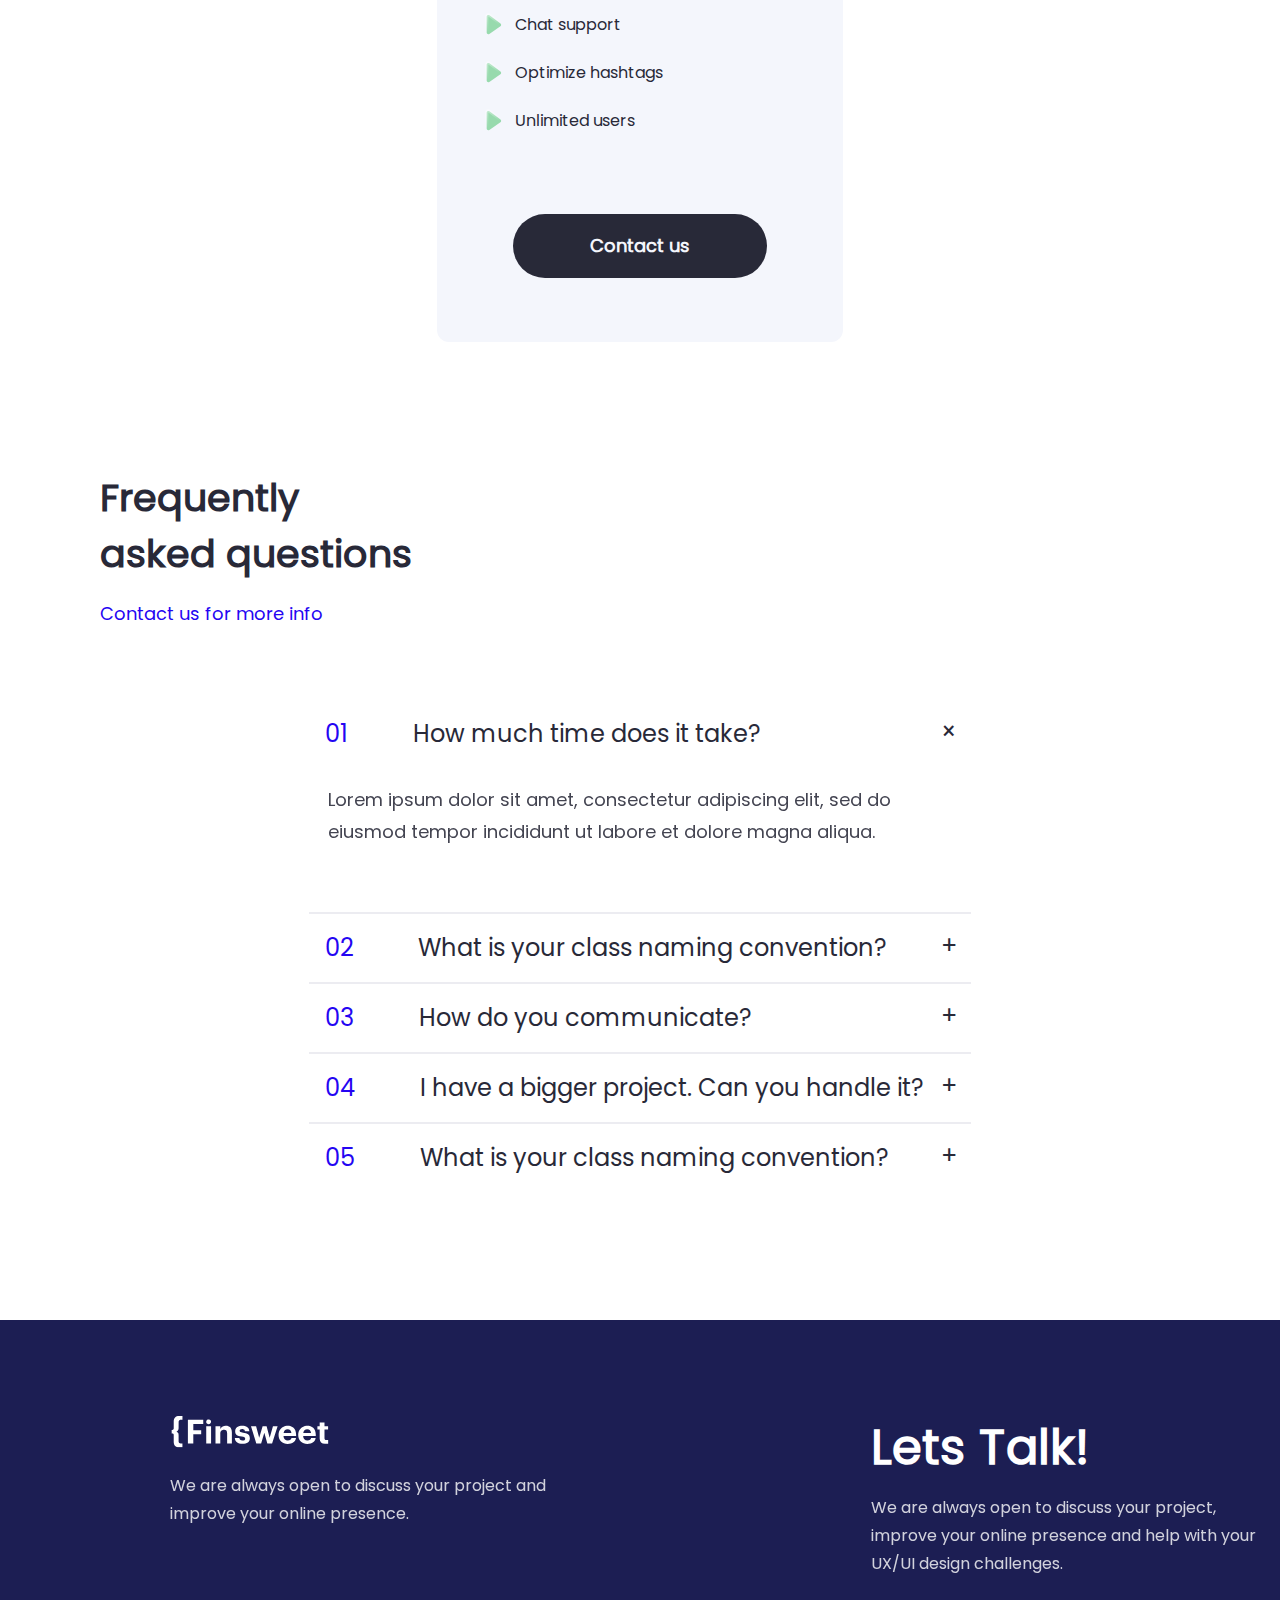
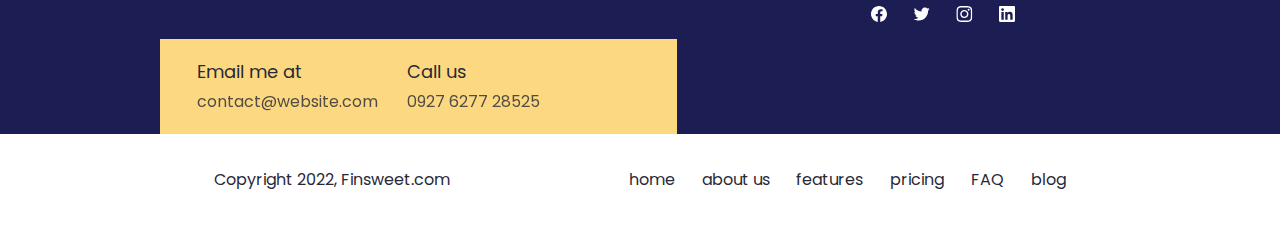
<file: Pricing.html>
<!DOCTYPE html>
<html lang="en">
  <head>
    <meta charset="UTF-8" />
    <meta name="viewport" content="width=device-width, initial-scale=1.0" />
    <title>Finsweet: Webflow Development, Design, and Product Agency</title>
    <link rel="shortcut icon" href="public/images/icon/icon.png" />
    <link rel="stylesheet" href="src/CSS/main.css" />
    <link rel="stylesheet" href="swiper/swiper-bundle.min.css" />
  </head>
  <body class="bg-[#E5E5E5]">
    <!-- #region project -->
    <div class="(Project) max-w-[1600px] mx-auto">
      <!-- #region shadow -->
      <div
        class="fixed w-full h-screen left-0 top-0 tablet:none mobile:hidden bg-[#2b2b2bbb] z-10"
        id="mapsec2"
      ></div>
      <!-- #endregion -->

      <!-- #region navbar -->
      <nav
        class="(navbar) w-full h-[92px] bg-[#1C1E53] flex justify-between sticky top-0 z-50"
      >
        <div
          class="(nav-left) w-fit h-full pt-[33px] mobile:pl-[20px] desktop:pl-[160px]"
        >
          <img
            src="public/images/navbar/logo.svg"
            class="w-[122px] h-[24.71px]"
            alt=""
          />
        </div>

        <div
          class="(nav-right) font-[reg] font-[500] text-[16px] leading-[28px] flex justify-center items-center"
        >
          <ul
            class="text-[#BBBBCB] tablet:w-[398px] tablet:-[32.04px] justify-between items-start capitalize tablet:flexed mobile:hidden tablet:static mobile:absolute mobile:right-[10px] mobile:top-[100px] mobile:w-[200px] mobile:bg-[#1C1E53] mobile:border-solid mobile:border-[2px] mobile:border-[#3439bb] mobile:pl-[10px] mobile:rounded-[8px] tablet:border-none z-[60]"
            id="mapsec3"
          >
            <li class="hover:text-[#fff]"><a href="index.html">home</a></li>
            <li class="hover:text-[#fff] tablet:hidden">
              <a href="contactUs.html">contact us</a>
            </li>
            <li class="hover:text-[#fff]"><a href="aboutUs.html">about us</a></li>
            <li class="hover:text-[#fff]"><a href="features.html">features</a></li>
            <li class="hover:text-[#fff]"><a href="#">pricing</a></li>
            <li class="uppercase hover:text-[#fff]"><a href="#faq">faq</a></li>
            <li class="hover:text-[#fff]"><a href="blog.html">blog</a></li>
          </ul>
          <a
            href="./contactUs.html"
            class="tablet:w-[185px] mobile:w-[100px] h-[60px] mobile:mr-[20px] desktop:mr-[160px] ml-[48px] border-solid border-[2px] border-[#F4F6FC33] rounded-[50px] text-[#fff] capitalize tablet:flex justify-center items-center mobile:hidden"
          >
            contact us
          </a>
          <button
            class="tablet:w-[185px] mobile:w-[100px] h-[60px] mobile:mr-[20px] desktop:mr-[160px] ml-[48px] border-solid border-[2px] border-[#F4F6FC33] rounded-[50px] text-[#fff] capitalize tablet:hidden mobile:block z-[60]"
            onclick="showhide()"
          >
            Menu
          </button>
        </div>
      </nav>
      <!-- #endregion -->

      <!-- #region main -->
      <main class="w-full bg-white py-[128px]">
        <section
          class="(sec-1) max-w-[562px] min-h-[136px] flex flex-col justify-between items-center mx-auto mb-[64px]"
        >
          <h2
            class="font-[reg] font-[600] tablet:text-[48px] mobile:text-[36px] text-center leading-[64px] text-[#282938] mb-[16px]"
          >
            Our Pricing Plans
          </h2>
          <p
            class="font-[reg] font-[500] text-[16px] leading-[28px] text-[#282938] opacity-[70%] text-center"
          >
            When you’re ready to go beyond prototyping in Figma, Webflow is
            ready to help you bring your designs to life — without coding them.
          </p>
        </section>

        <section class="(sec-2) w-full">
          <div
            class="w-fit px-[3px] mx-auto flex flex-row flex-wrap justify-center items-center gap-[32px]"
          >
            <div
              class="tablet:w-[406px] mobile:max-w-[406px] h-[745px] bg-[#F4F6FC] rounded-[12px] px-[48px] hover:shadow-sxl duration-300"
            >
              <div
                class="flex gap-x-[8px] justify-start items-center pt-[64px] mb-[20px]"
              >
                <span
                  class="font-[reg] font-[600] text-[38px] leading-[56px] text-[#282938]"
                  >$299</span
                >
                <a
                  href="#"
                  class="font-[reg] font-[400] text-[16px] leading-[28px] text-[#2405F2]"
                  >Per Design</a
                >
              </div>
              <h4
                class="font-[reg] font-[400] text-[24px] leading-[36px] text-[#282938] mb-[8px]"
              >
                Landing Page
              </h4>
              <h4
                class="font-[reg] font-[400] text-[16px] leading-[28px] text-[#282938] opacity-[70%] mb-[78px]"
              >
                When you’re ready to go beyond prototyping in Figma,
              </h4>

              <div
                class="w-[217px] h-[220px] flex flex-col justify-between mb-[79px]"
              >
                <div class="flex gap-x-[12px] items-center justify-start">
                  <span
                    ><img src="public/images/pricing/pointer-1.svg" alt=""
                  /></span>
                  <span
                    class="font-[reg] font-[400] text-[16px] leading-[28px] text-[#282938]"
                    >All limited links</span
                  >
                </div>
                <div class="flex gap-x-[12px] items-center justify-start">
                  <span
                    ><img src="public/images/pricing/pointer-1.svg" alt=""
                  /></span>
                  <span
                    class="font-[reg] font-[400] text-[16px] leading-[28px] text-[#282938]"
                    >Own analytics platform</span
                  >
                </div>
                <div class="flex gap-x-[12px] items-center justify-start">
                  <span
                    ><img src="public/images/pricing/pointer-1.svg" alt=""
                  /></span>
                  <span
                    class="font-[reg] font-[400] text-[16px] leading-[28px] text-[#282938]"
                    >Chat support</span
                  >
                </div>
                <div class="flex gap-x-[12px] items-center justify-start">
                  <span
                    ><img src="public/images/pricing/pointer-2.svg" alt=""
                  /></span>
                  <span
                    class="font-[reg] font-[400] text-[16px] leading-[28px] text-[#282938]"
                    >Optimize hashtags</span
                  >
                </div>
                <div class="flex gap-x-[12px] items-center justify-start">
                  <span
                    ><img src="public/images/pricing/pointer-2.svg" alt=""
                  /></span>
                  <span
                    class="font-[reg] font-[400] text-[16px] leading-[28px] text-[#282938]"
                    >Unlimited users</span
                  >
                </div>
              </div>

              <button
                class="tablet:w-[254px] mobile:w-full h-[64px] bg-[#282938] hover:bg-[#535460] duration-300 font-[reg] font-[600] text-[18px] leading-[32px] text-[#F4F6FC] rounded-[41px] block mx-auto"
              >
                Get started
              </button>
            </div>
            <div
              class="tablet:w-[406px] mobile:max-w-[406px] h-[745px] bg-[#1C1E53] rounded-[12px] px-[48px] relative hover:shadow-sxl duration-300"
            >
              <div
                class="absolute h-[600px] w-full bg-white opacity-[6%] top-0 left-0 rounded-b-[50%]"
              ></div>

              <div
                class="flex gap-x-[8px] justify-start items-center pt-[64px] mb-[20px]"
              >
                <span
                  class="font-[reg] font-[600] text-[38px] leading-[56px] text-[#FFFFFF]"
                  >$399</span
                >
                <a
                  href="#"
                  class="font-[reg] font-[400] text-[16px] leading-[28px] text-[#FCD980]"
                  >Multi Design</a
                >
              </div>
              <h4
                class="font-[reg] font-[400] text-[24px] leading-[36px] text-[#FFFFFF] mb-[8px]"
              >
                Website Page
              </h4>
              <h4
                class="font-[reg] font-[400] text-[16px] leading-[28px] text-[#FFFFFF] opacity-[70%] mb-[50px]"
              >
                When you’re ready to go beyond prototyping in Figma, Webflow’s
                ready to help.
              </h4>

              <div
                class="w-[217px] h-[220px] flex flex-col justify-between mb-[79px]"
              >
                <div class="flex gap-x-[12px] items-center justify-start">
                  <span
                    ><img src="public/images/pricing/pointer-1.svg" alt=""
                  /></span>
                  <span
                    class="font-[reg] font-[400] text-[16px] leading-[28px] text-[#FFFFFF]"
                    >All limited links</span
                  >
                </div>
                <div class="flex gap-x-[12px] items-center justify-start">
                  <span
                    ><img src="public/images/pricing/pointer-1.svg" alt=""
                  /></span>
                  <span
                    class="font-[reg] font-[400] text-[16px] leading-[28px] text-[#FFFFFF]"
                    >Own analytics platform</span
                  >
                </div>
                <div class="flex gap-x-[12px] items-center justify-start">
                  <span
                    ><img src="public/images/pricing/pointer-1.svg" alt=""
                  /></span>
                  <span
                    class="font-[reg] font-[400] text-[16px] leading-[28px] text-[#FFFFFF]"
                    >Chat support</span
                  >
                </div>
                <div class="flex gap-x-[12px] items-center justify-start">
                  <span
                    ><img src="public/images/pricing/pointer-1.svg" alt=""
                  /></span>
                  <span
                    class="font-[reg] font-[400] text-[16px] leading-[28px] text-[#FFFFFF]"
                    >Optimize hashtags</span
                  >
                </div>
                <div class="flex gap-x-[12px] items-center justify-start">
                  <span
                    ><img src="public/images/pricing/pointer-1.svg" alt=""
                  /></span>
                  <span
                    class="font-[reg] font-[400] text-[16px] leading-[28px] text-[#FFFFFF]"
                    >Unlimited users</span
                  >
                </div>
              </div>

              <button
                class="tablet:w-[254px] mobile:w-full h-[64px] bg-[#FCD980] hover:bg-[#FDE4A6] duration-300 font-[reg] font-[600] text-[18px] leading-[32px] text-[#282938] rounded-[41px] block mx-auto"
              >
                Get started
              </button>
            </div>
            <div
              class="tablet:w-[406px] mobile:max-w-[406px] h-[745px] bg-[#F4F6FC] rounded-[12px] px-[48px] hover:shadow-sxl duration-300"
            >
              <div
                class="flex gap-x-[8px] justify-start items-center pt-[64px] mb-[20px]"
              >
                <span
                  class="font-[reg] font-[600] text-[38px] leading-[56px] text-[#282938]"
                  >$499+</span
                >
                <a
                  href="#"
                  class="font-[reg] font-[400] text-[16px] leading-[28px] text-[#2405F2]"
                  >Per Design</a
                >
              </div>
              <h4
                class="font-[reg] font-[400] text-[24px] leading-[36px] text-[#282938] mb-[8px]"
              >
                Complex Project
              </h4>
              <h4
                class="font-[reg] font-[400] text-[16px] leading-[28px] text-[#282938] opacity-[70%] mb-[78px]"
              >
                When you’re ready to go beyond prototyping in Figma,
              </h4>

              <div
                class="w-[217px] h-[220px] flex flex-col justify-between mb-[79px]"
              >
                <div class="flex gap-x-[12px] items-center justify-start">
                  <span
                    ><img src="public/images/pricing/pointer-1.svg" alt=""
                  /></span>
                  <span
                    class="font-[reg] font-[400] text-[16px] leading-[28px] text-[#282938]"
                    >All limited links</span
                  >
                </div>
                <div class="flex gap-x-[12px] items-center justify-start">
                  <span
                    ><img src="public/images/pricing/pointer-1.svg" alt=""
                  /></span>
                  <span
                    class="font-[reg] font-[400] text-[16px] leading-[28px] text-[#282938]"
                    >Own analytics platform</span
                  >
                </div>
                <div class="flex gap-x-[12px] items-center justify-start">
                  <span
                    ><img src="public/images/pricing/pointer-1.svg" alt=""
                  /></span>
                  <span
                    class="font-[reg] font-[400] text-[16px] leading-[28px] text-[#282938]"
                    >Chat support</span
                  >
                </div>
                <div class="flex gap-x-[12px] items-center justify-start">
                  <span
                    ><img src="public/images/pricing/pointer-1.svg" alt=""
                  /></span>
                  <span
                    class="font-[reg] font-[400] text-[16px] leading-[28px] text-[#282938]"
                    >Optimize hashtags</span
                  >
                </div>
                <div class="flex gap-x-[12px] items-center justify-start">
                  <span
                    ><img src="public/images/pricing/pointer-1.svg" alt=""
                  /></span>
                  <span
                    class="font-[reg] font-[400] text-[16px] leading-[28px] text-[#282938]"
                    >Unlimited users</span
                  >
                </div>
              </div>

              <button
                class="tablet:w-[254px] mobile:w-full h-[64px] bg-[#282938] hover:bg-[#535460] duration-300 font-[reg] font-[600] text-[18px] leading-[32px] text-[#F4F6FC] rounded-[41px] block mx-auto"
              >
                Contact us
              </button>
            </div>
          </div>
        </section>

        <section
          id="faq"
          class="(sec-5)  pt-[128px] w-full bg-white flex justify-center desktop:items-start desktop:flex-row mobile:flex-col gap-y-[70px] gap-x-[109px] tablet:px-0 mobile:px-[10px]"
        >
          <div
            class="tablet:w-[328px] mobile:max-w-[400px] tablet:m-0 mobile:ml-[20px] tablet:h-[160px] flex flex-col justify-between desktop:p-0 tablet:ml-[100px]"
          >
            <h3
              class="font-[reg] font-[600] text-[38px] leading-[56px] text-[#282938]"
            >
              Frequently<br />asked questions
            </h3>
            <a
              href="#"
              class="font-[reg] font-[500] text-[18px] leading-[32px] text-[#2405F2]"
              >Contact us for more info</a
            >
          </div>

          <div
            class="desktop:w-[846.31px] mobile::w-auto mobile:h-auto desktop:h-[530px] desktop:m-0 mobile:mx-auto"
          >
            <div
              class="(sec-5-part-1) collapse collapse-plus border-solid border-b-2 border-[#ECECF1] rounded-none"
            >
              <input type="radio" name="my-accordion-3" checked="checked" />
              <div
                class="collapse-title mobile:text-[20px] tablet:text-[24px] mobile:h-[60px] w-auto tablet:h-auto line-clamp-1 overflow-hidden font-[reg] font-[500] leading-[36px] text-[#282938]"
              >
                <span class="font-[400] leading-[36px] text-[#2405F2] pr-[59px]"
                  >01</span
                >
                How much time does it take?
              </div>
              <div
                class="collapse-content tablet:w-[624px] mobile:w-auto mobile:px-[81.77px] tablet:p-0 tablet:mx-auto font-[reg] font-[500] mobile:text-[14px] tablet:text-[18px] leading-[32px] text-[#282938] opacity-[87%]"
              >
                <p class="pt-[16px] pb-[48px]">
                  Lorem ipsum dolor sit amet, consectetur adipiscing elit, sed
                  do eiusmod tempor incididunt ut labore et dolore magna aliqua.
                </p>
              </div>
            </div>
            <div
              class="(sec-5-part-2) collapse collapse-plus border-solid border-b-2 border-[#ECECF1] rounded-none  "
            >
              <input type="radio" name="my-accordion-3" />
              <div
                class="collapse-title mobile:text-[20px] tablet:text-[24px] mobile:h-[60px] w-auto tablet:h-auto h-[60px] line-clamp-1 overflow-hidden font-[reg] font-[500] leading-[36px] text-[#282938]"
              >
                <span
                  class="w-[24px] h-[36px] font-[400] leading-[36px] text-[#2405F2] pr-[59px]"
                  >02</span
                >
                What is your class naming convention?
              </div>
              <div
                class="collapse-content tablet:w-[624px] mobile:w-auto mobile:px-[81.77px] tablet:p-0 tablet:mx-auto font-[reg] font-[500] mobile:text-[14px] tablet:text-[18px] leading-[32px] text-[#282938] opacity-[87%]"
              >
                <p class="pt-[16px] pb-[48px]">
                  Lorem ipsum dolor sit amet, consectetur adipiscing elit, sed
                  do eiusmod tempor incididunt ut labore et dolore magna aliqua.
                </p>
              </div>
            </div>
            <div
              class="(sec-5-part-3) collapse collapse-plus border-solid border-b-2 border-[#ECECF1] rounded-none"
            >
              <input type="radio" name="my-accordion-3" />
              <div
                class="collapse-title mobile:text-[20px] tablet:text-[24px] mobile:h-[60px] w-auto tablet:h-auto h-[60px] line-clamp-1 overflow-hidden font-[reg] font-[500] leading-[36px] text-[#282938]"
              >
                <span
                  class="w-[24px] h-[36px] font-[400] leading-[36px] text-[#2405F2] pr-[59px]"
                  >03</span
                >
                How do you communicate?
              </div>
              <div
                class="collapse-content tablet:w-[624px] mobile:w-auto mobile:px-[81.77px] tablet:p-0 tablet:mx-auto font-[reg] font-[500] mobile:text-[14px] tablet:text-[18px] leading-[32px] text-[#282938] opacity-[87%]"
              >
                <p class="pt-[16px] pb-[48px]">
                  Lorem ipsum dolor sit amet, consectetur adipiscing elit, sed
                  do eiusmod tempor incididunt ut labore et dolore magna aliqua.
                </p>
              </div>
            </div>
            <div
              class="(sec-5-part-4) collapse collapse-plus border-solid border-b-2 border-[#ECECF1] rounded-none"
            >
              <input type="radio" name="my-accordion-3" />
              <div
                class="collapse-title mobile:text-[20px] tablet:text-[24px] mobile:h-[60px] w-auto tablet:h-auto h-[60px] line-clamp-1 overflow-hidden font-[reg] font-[500] leading-[36px] text-[#282938]"
              >
                <span
                  class="w-[24px] h-[36px] font-[400] leading-[36px] text-[#2405F2] pr-[59px]"
                  >04</span
                >
                I have a bigger project. Can you handle it?
              </div>
              <div
                class="collapse-content tablet:w-[624px] mobile:w-auto mobile:px-[81.77px] tablet:p-0 tablet:mx-auto font-[reg] font-[500] mobile:text-[14px] tablet:text-[18px] leading-[32px] text-[#282938] opacity-[87%]"
              >
                <p class="pt-[16px] pb-[48px]">
                  Lorem ipsum dolor sit amet, consectetur adipiscing elit, sed
                  do eiusmod tempor incididunt ut labore et dolore magna aliqua.
                </p>
              </div>
            </div>
            <div class="(sec-5-part-5) collapse collapse-plus">
              <input type="radio" name="my-accordion-3" />
              <div
                class="collapse-title mobile:text-[20px] tablet:text-[24px] mobile:h-[60px] w-auto tablet:h-auto h-[60px] line-clamp-1 overflow-hidden font-[reg] font-[500] leading-[36px] text-[#282938]"
              >
                <span
                  class="w-[24px] h-[36px] font-[400] leading-[36px] text-[#2405F2] pr-[59px]"
                  >05</span
                >
                What is your class naming convention?
              </div>
              <div
                class="collapse-content tablet:w-[624px] mobile:w-auto mobile:px-[81.77px] tablet:p-0 tablet:mx-auto font-[reg] font-[500] mobile:text-[14px] tablet:text-[18px] leading-[32px] text-[#282938] opacity-[87%]"
              >
                <p class="pt-[16px] pb-[48px]">
                  Lorem ipsum dolor sit amet, consectetur adipiscing elit, sed
                  do eiusmod tempor incididunt ut labore et dolore magna aliqua.
                </p>
              </div>
            </div>
          </div>
        </section>
      </main>
      <!-- #endregion -->

      <!-- #region footer -->
      <footer class="w-full min-h-[489px] bg-[#1C1E53]">
        <section class="(ft1) w-full min-h-[397px] pt-[96px] relative">
          <div
            class="desktop:w-[1058px] tablet:ml-[160px] flex tablet:justify-between mobile:justify-center gap-y-[70px] gap-x-[20px] flex-wrap flex-row px-[10px]"
          >
            <div class="(left)">
              <img
                class="w-[160px] h-[32.41px]"
                src="public/images/footer/logo.svg"
                alt=""
              />
              <p
                class="max-w-[399px] font-[reg] font-[500] text-[16px] leading-[28px] text-white opacity-[80%] mt-[23.59px]"
              >
                We are always open to discuss your project and improve your
                online presence.
              </p>
            </div>
            <div class="(right) tablet:w-[399px] mobile:max-w-[399px]">
              <h2
                class="font-[reg] font-[600] text-[48px] leading-[64px] text-white"
              >
                Lets Talk!
              </h2>
              <p
                class="font-[reg] font-[500] text-[16px] leading-[28px] text-white opacity-[80%] mt-[14px]"
              >
                We are always open to discuss your project, improve your online
                presence and help with your UX/UI design challenges.
              </p>
              <div class="w-[144px] flex justify-between mt-[28px]">
                <a href="#">
                  <img src="public/images/footer/1.svg" alt="" />
                </a>
                <a href="#">
                  <img src="public/images/footer/2.svg" alt="" />
                </a>
                <a href="#">
                  <img src="public/images/footer/3.svg" alt="" />
                </a>
                <a href="#">
                  <img src="public/images/footer/4.svg" alt="" />
                </a>
              </div>
            </div>
          </div>

          <div
            class="mobile:w-full tablet:w-[517px] h-[95px] relative mobile:left-0 tablet:left-[160px] bottom-0 bg-[#FCD980] tablet:block mobile:flex justify-center items-center desktop:mt-0 mobile:mt-[17px]"
          >
            <div class="w-[343px] tablet:ml-[37px] flex justify-between">
              <div class="(left) w-fit tablet:mt-[17px]">
                <h2
                  class="font-[reg] font-[500] text-[18px] leading-[32px] text-[#282938]"
                >
                  Email me at
                </h2>
                <h4
                  class="font-[reg] font-[400] text-[16px] leading-[28px] text-[#282938] opacity-[80%]"
                >
                  contact@website.com
                </h4>
              </div>
              <div class="(right) tablet:mt-[17px]">
                <h2
                  class="font-[reg] font-[500] text-[18px] leading-[32px] text-[#282938]"
                >
                  Call us
                </h2>
                <h4
                  class="font-[reg] font-[400] text-[16px] leading-[28px] text-[#282938] opacity-[80%]"
                >
                  0927 6277 28525
                </h4>
              </div>
            </div>
          </div>
        </section>

        <section
          class="(ft2) w-full h-[92px] bg-white flex tablet:justify-between flex-wrap flex-row mobile:justify-center items-center mobile:px-0 tablet:px-[160px] gap-x-[70px]"
        >
          <h3
            class="font-[reg] font-[500] text-[16px] leading-[28px] text-[#282938] desktop:mx-0 mx-auto"
          >
            Copyright 2022, Finsweet.com
          </h3>

          <ul
            class="w-[437px] font-[reg] font-[500] text-[16px] leading-[28px] text-[#282938] tablet:flex justify-between mobile:hidden desktop:mx-0 mx-auto"
          >
            <li class="hover:text-[#585858]"><a href="#">home</a></li>
            <li class="hover:text-[#585858]"><a href="#">about us</a></li>
            <li class="hover:text-[#585858]"><a href="#">features</a></li>
            <li class="hover:text-[#585858]"><a href="#">pricing</a></li>
            <li class="uppercase hover:text-[#585858]"><a href="#">faq</a></li>
            <li class="hover:text-[#585858]"><a href="#">blog</a></li>
          </ul>
        </section>
      </footer>
      <!-- #endregion -->
    </div>
    <!-- #endregion -->

    <script>
      //button in mobile-screen
      function showhide() {
        var div1 = document.getElementById("mapsec2");
        var div2 = document.getElementById("mapsec3");
        if (div1.style.display !== "block" && div2.style.display !== "block") {
          div1.style.display = "block";
          div2.style.display = "block";
        } else {
          div1.style.display = "none";
          div2.style.display = "none";
        }
      }

      // refreshing the site
      history.scrollRestoration = "manual";
    </script>
  </body>
</html>
</file>
<file: src/CSS/main.css>
*, ::before, ::after {
  --tw-border-spacing-x: 0;
  --tw-border-spacing-y: 0;
  --tw-translate-x: 0;
  --tw-translate-y: 0;
  --tw-rotate: 0;
  --tw-skew-x: 0;
  --tw-skew-y: 0;
  --tw-scale-x: 1;
  --tw-scale-y: 1;
  --tw-pan-x:  ;
  --tw-pan-y:  ;
  --tw-pinch-zoom:  ;
  --tw-scroll-snap-strictness: proximity;
  --tw-gradient-from-position:  ;
  --tw-gradient-via-position:  ;
  --tw-gradient-to-position:  ;
  --tw-ordinal:  ;
  --tw-slashed-zero:  ;
  --tw-numeric-figure:  ;
  --tw-numeric-spacing:  ;
  --tw-numeric-fraction:  ;
  --tw-ring-inset:  ;
  --tw-ring-offset-width: 0px;
  --tw-ring-offset-color: #fff;
  --tw-ring-color: rgb(59 130 246 / 0.5);
  --tw-ring-offset-shadow: 0 0 #0000;
  --tw-ring-shadow: 0 0 #0000;
  --tw-shadow: 0 0 #0000;
  --tw-shadow-colored: 0 0 #0000;
  --tw-blur:  ;
  --tw-brightness:  ;
  --tw-contrast:  ;
  --tw-grayscale:  ;
  --tw-hue-rotate:  ;
  --tw-invert:  ;
  --tw-saturate:  ;
  --tw-sepia:  ;
  --tw-drop-shadow:  ;
  --tw-backdrop-blur:  ;
  --tw-backdrop-brightness:  ;
  --tw-backdrop-contrast:  ;
  --tw-backdrop-grayscale:  ;
  --tw-backdrop-hue-rotate:  ;
  --tw-backdrop-invert:  ;
  --tw-backdrop-opacity:  ;
  --tw-backdrop-saturate:  ;
  --tw-backdrop-sepia:  ;
  --tw-contain-size:  ;
  --tw-contain-layout:  ;
  --tw-contain-paint:  ;
  --tw-contain-style:  ;
}

::backdrop {
  --tw-border-spacing-x: 0;
  --tw-border-spacing-y: 0;
  --tw-translate-x: 0;
  --tw-translate-y: 0;
  --tw-rotate: 0;
  --tw-skew-x: 0;
  --tw-skew-y: 0;
  --tw-scale-x: 1;
  --tw-scale-y: 1;
  --tw-pan-x:  ;
  --tw-pan-y:  ;
  --tw-pinch-zoom:  ;
  --tw-scroll-snap-strictness: proximity;
  --tw-gradient-from-position:  ;
  --tw-gradient-via-position:  ;
  --tw-gradient-to-position:  ;
  --tw-ordinal:  ;
  --tw-slashed-zero:  ;
  --tw-numeric-figure:  ;
  --tw-numeric-spacing:  ;
  --tw-numeric-fraction:  ;
  --tw-ring-inset:  ;
  --tw-ring-offset-width: 0px;
  --tw-ring-offset-color: #fff;
  --tw-ring-color: rgb(59 130 246 / 0.5);
  --tw-ring-offset-shadow: 0 0 #0000;
  --tw-ring-shadow: 0 0 #0000;
  --tw-shadow: 0 0 #0000;
  --tw-shadow-colored: 0 0 #0000;
  --tw-blur:  ;
  --tw-brightness:  ;
  --tw-contrast:  ;
  --tw-grayscale:  ;
  --tw-hue-rotate:  ;
  --tw-invert:  ;
  --tw-saturate:  ;
  --tw-sepia:  ;
  --tw-drop-shadow:  ;
  --tw-backdrop-blur:  ;
  --tw-backdrop-brightness:  ;
  --tw-backdrop-contrast:  ;
  --tw-backdrop-grayscale:  ;
  --tw-backdrop-hue-rotate:  ;
  --tw-backdrop-invert:  ;
  --tw-backdrop-opacity:  ;
  --tw-backdrop-saturate:  ;
  --tw-backdrop-sepia:  ;
  --tw-contain-size:  ;
  --tw-contain-layout:  ;
  --tw-contain-paint:  ;
  --tw-contain-style:  ;
}

/*
! tailwindcss v3.4.17 | MIT License | https://tailwindcss.com
*/

/*
1. Prevent padding and border from affecting element width. (https://github.com/mozdevs/cssremedy/issues/4)
2. Allow adding a border to an element by just adding a border-width. (https://github.com/tailwindcss/tailwindcss/pull/116)
*/

*,
::before,
::after {
  box-sizing: border-box;
  /* 1 */
  border-width: 0;
  /* 2 */
  border-style: solid;
  /* 2 */
  border-color: #e5e7eb;
  /* 2 */
}

::before,
::after {
  --tw-content: '';
}

/*
1. Use a consistent sensible line-height in all browsers.
2. Prevent adjustments of font size after orientation changes in iOS.
3. Use a more readable tab size.
4. Use the user's configured `sans` font-family by default.
5. Use the user's configured `sans` font-feature-settings by default.
6. Use the user's configured `sans` font-variation-settings by default.
7. Disable tap highlights on iOS
*/

html,
:host {
  line-height: 1.5;
  /* 1 */
  -webkit-text-size-adjust: 100%;
  /* 2 */
  -moz-tab-size: 4;
  /* 3 */
  -o-tab-size: 4;
     tab-size: 4;
  /* 3 */
  font-family: ui-sans-serif, system-ui, sans-serif, "Apple Color Emoji", "Segoe UI Emoji", "Segoe UI Symbol", "Noto Color Emoji";
  /* 4 */
  font-feature-settings: normal;
  /* 5 */
  font-variation-settings: normal;
  /* 6 */
  -webkit-tap-highlight-color: transparent;
  /* 7 */
}

/*
1. Remove the margin in all browsers.
2. Inherit line-height from `html` so users can set them as a class directly on the `html` element.
*/

body {
  margin: 0;
  /* 1 */
  line-height: inherit;
  /* 2 */
}

/*
1. Add the correct height in Firefox.
2. Correct the inheritance of border color in Firefox. (https://bugzilla.mozilla.org/show_bug.cgi?id=190655)
3. Ensure horizontal rules are visible by default.
*/

hr {
  height: 0;
  /* 1 */
  color: inherit;
  /* 2 */
  border-top-width: 1px;
  /* 3 */
}

/*
Add the correct text decoration in Chrome, Edge, and Safari.
*/

abbr:where([title]) {
  -webkit-text-decoration: underline dotted;
          text-decoration: underline dotted;
}

/*
Remove the default font size and weight for headings.
*/

h1,
h2,
h3,
h4,
h5,
h6 {
  font-size: inherit;
  font-weight: inherit;
}

/*
Reset links to optimize for opt-in styling instead of opt-out.
*/

a {
  color: inherit;
  text-decoration: inherit;
}

/*
Add the correct font weight in Edge and Safari.
*/

b,
strong {
  font-weight: bolder;
}

/*
1. Use the user's configured `mono` font-family by default.
2. Use the user's configured `mono` font-feature-settings by default.
3. Use the user's configured `mono` font-variation-settings by default.
4. Correct the odd `em` font sizing in all browsers.
*/

code,
kbd,
samp,
pre {
  font-family: ui-monospace, SFMono-Regular, Menlo, Monaco, Consolas, "Liberation Mono", "Courier New", monospace;
  /* 1 */
  font-feature-settings: normal;
  /* 2 */
  font-variation-settings: normal;
  /* 3 */
  font-size: 1em;
  /* 4 */
}

/*
Add the correct font size in all browsers.
*/

small {
  font-size: 80%;
}

/*
Prevent `sub` and `sup` elements from affecting the line height in all browsers.
*/

sub,
sup {
  font-size: 75%;
  line-height: 0;
  position: relative;
  vertical-align: baseline;
}

sub {
  bottom: -0.25em;
}

sup {
  top: -0.5em;
}

/*
1. Remove text indentation from table contents in Chrome and Safari. (https://bugs.chromium.org/p/chromium/issues/detail?id=999088, https://bugs.webkit.org/show_bug.cgi?id=201297)
2. Correct table border color inheritance in all Chrome and Safari. (https://bugs.chromium.org/p/chromium/issues/detail?id=935729, https://bugs.webkit.org/show_bug.cgi?id=195016)
3. Remove gaps between table borders by default.
*/

table {
  text-indent: 0;
  /* 1 */
  border-color: inherit;
  /* 2 */
  border-collapse: collapse;
  /* 3 */
}

/*
1. Change the font styles in all browsers.
2. Remove the margin in Firefox and Safari.
3. Remove default padding in all browsers.
*/

button,
input,
optgroup,
select,
textarea {
  font-family: inherit;
  /* 1 */
  font-feature-settings: inherit;
  /* 1 */
  font-variation-settings: inherit;
  /* 1 */
  font-size: 100%;
  /* 1 */
  font-weight: inherit;
  /* 1 */
  line-height: inherit;
  /* 1 */
  letter-spacing: inherit;
  /* 1 */
  color: inherit;
  /* 1 */
  margin: 0;
  /* 2 */
  padding: 0;
  /* 3 */
}

/*
Remove the inheritance of text transform in Edge and Firefox.
*/

button,
select {
  text-transform: none;
}

/*
1. Correct the inability to style clickable types in iOS and Safari.
2. Remove default button styles.
*/

button,
input:where([type='button']),
input:where([type='reset']),
input:where([type='submit']) {
  -webkit-appearance: button;
  /* 1 */
  background-color: transparent;
  /* 2 */
  background-image: none;
  /* 2 */
}

/*
Use the modern Firefox focus style for all focusable elements.
*/

:-moz-focusring {
  outline: auto;
}

/*
Remove the additional `:invalid` styles in Firefox. (https://github.com/mozilla/gecko-dev/blob/2f9eacd9d3d995c937b4251a5557d95d494c9be1/layout/style/res/forms.css#L728-L737)
*/

:-moz-ui-invalid {
  box-shadow: none;
}

/*
Add the correct vertical alignment in Chrome and Firefox.
*/

progress {
  vertical-align: baseline;
}

/*
Correct the cursor style of increment and decrement buttons in Safari.
*/

::-webkit-inner-spin-button,
::-webkit-outer-spin-button {
  height: auto;
}

/*
1. Correct the odd appearance in Chrome and Safari.
2. Correct the outline style in Safari.
*/

[type='search'] {
  -webkit-appearance: textfield;
  /* 1 */
  outline-offset: -2px;
  /* 2 */
}

/*
Remove the inner padding in Chrome and Safari on macOS.
*/

::-webkit-search-decoration {
  -webkit-appearance: none;
}

/*
1. Correct the inability to style clickable types in iOS and Safari.
2. Change font properties to `inherit` in Safari.
*/

::-webkit-file-upload-button {
  -webkit-appearance: button;
  /* 1 */
  font: inherit;
  /* 2 */
}

/*
Add the correct display in Chrome and Safari.
*/

summary {
  display: list-item;
}

/*
Removes the default spacing and border for appropriate elements.
*/

blockquote,
dl,
dd,
h1,
h2,
h3,
h4,
h5,
h6,
hr,
figure,
p,
pre {
  margin: 0;
}

fieldset {
  margin: 0;
  padding: 0;
}

legend {
  padding: 0;
}

ol,
ul,
menu {
  list-style: none;
  margin: 0;
  padding: 0;
}

/*
Reset default styling for dialogs.
*/

dialog {
  padding: 0;
}

/*
Prevent resizing textareas horizontally by default.
*/

textarea {
  resize: vertical;
}

/*
1. Reset the default placeholder opacity in Firefox. (https://github.com/tailwindlabs/tailwindcss/issues/3300)
2. Set the default placeholder color to the user's configured gray 400 color.
*/

input::-moz-placeholder, textarea::-moz-placeholder {
  opacity: 1;
  /* 1 */
  color: #9ca3af;
  /* 2 */
}

input::placeholder,
textarea::placeholder {
  opacity: 1;
  /* 1 */
  color: #9ca3af;
  /* 2 */
}

/*
Set the default cursor for buttons.
*/

button,
[role="button"] {
  cursor: pointer;
}

/*
Make sure disabled buttons don't get the pointer cursor.
*/

:disabled {
  cursor: default;
}

/*
1. Make replaced elements `display: block` by default. (https://github.com/mozdevs/cssremedy/issues/14)
2. Add `vertical-align: middle` to align replaced elements more sensibly by default. (https://github.com/jensimmons/cssremedy/issues/14#issuecomment-634934210)
   This can trigger a poorly considered lint error in some tools but is included by design.
*/

img,
svg,
video,
canvas,
audio,
iframe,
embed,
object {
  display: block;
  /* 1 */
  vertical-align: middle;
  /* 2 */
}

/*
Constrain images and videos to the parent width and preserve their intrinsic aspect ratio. (https://github.com/mozdevs/cssremedy/issues/14)
*/

img,
video {
  max-width: 100%;
  height: auto;
}

/* Make elements with the HTML hidden attribute stay hidden by default */

[hidden]:where(:not([hidden="until-found"])) {
  display: none;
}

:root,
[data-theme] {
  background-color: var(--fallback-b1,oklch(var(--b1)/1));
  color: var(--fallback-bc,oklch(var(--bc)/1));
}

@supports not (color: oklch(0% 0 0)) {
  :root {
    color-scheme: light;
    --fallback-p: #491eff;
    --fallback-pc: #d4dbff;
    --fallback-s: #ff41c7;
    --fallback-sc: #fff9fc;
    --fallback-a: #00cfbd;
    --fallback-ac: #00100d;
    --fallback-n: #2b3440;
    --fallback-nc: #d7dde4;
    --fallback-b1: #ffffff;
    --fallback-b2: #e5e6e6;
    --fallback-b3: #e5e6e6;
    --fallback-bc: #1f2937;
    --fallback-in: #00b3f0;
    --fallback-inc: #000000;
    --fallback-su: #00ca92;
    --fallback-suc: #000000;
    --fallback-wa: #ffc22d;
    --fallback-wac: #000000;
    --fallback-er: #ff6f70;
    --fallback-erc: #000000;
  }

  @media (prefers-color-scheme: dark) {
    :root {
      color-scheme: dark;
      --fallback-p: #7582ff;
      --fallback-pc: #050617;
      --fallback-s: #ff71cf;
      --fallback-sc: #190211;
      --fallback-a: #00c7b5;
      --fallback-ac: #000e0c;
      --fallback-n: #2a323c;
      --fallback-nc: #a6adbb;
      --fallback-b1: #1d232a;
      --fallback-b2: #191e24;
      --fallback-b3: #15191e;
      --fallback-bc: #a6adbb;
      --fallback-in: #00b3f0;
      --fallback-inc: #000000;
      --fallback-su: #00ca92;
      --fallback-suc: #000000;
      --fallback-wa: #ffc22d;
      --fallback-wac: #000000;
      --fallback-er: #ff6f70;
      --fallback-erc: #000000;
    }
  }
}

html {
  -webkit-tap-highlight-color: transparent;
}

* {
  scrollbar-color: color-mix(in oklch, currentColor 35%, transparent) transparent;
}

*:hover {
  scrollbar-color: color-mix(in oklch, currentColor 60%, transparent) transparent;
}

:root {
  color-scheme: light;
  --in: 72.06% 0.191 231.6;
  --su: 64.8% 0.150 160;
  --wa: 84.71% 0.199 83.87;
  --er: 71.76% 0.221 22.18;
  --pc: 89.824% 0.06192 275.75;
  --ac: 15.352% 0.0368 183.61;
  --inc: 0% 0 0;
  --suc: 0% 0 0;
  --wac: 0% 0 0;
  --erc: 0% 0 0;
  --rounded-box: 1rem;
  --rounded-btn: 0.5rem;
  --rounded-badge: 1.9rem;
  --animation-btn: 0.25s;
  --animation-input: .2s;
  --btn-focus-scale: 0.95;
  --border-btn: 1px;
  --tab-border: 1px;
  --tab-radius: 0.5rem;
  --p: 49.12% 0.3096 275.75;
  --s: 69.71% 0.329 342.55;
  --sc: 98.71% 0.0106 342.55;
  --a: 76.76% 0.184 183.61;
  --n: 32.1785% 0.02476 255.701624;
  --nc: 89.4994% 0.011585 252.096176;
  --b1: 100% 0 0;
  --b2: 96.1151% 0 0;
  --b3: 92.4169% 0.00108 197.137559;
  --bc: 27.8078% 0.029596 256.847952;
}

@media (prefers-color-scheme: dark) {
  :root {
    color-scheme: dark;
    --in: 72.06% 0.191 231.6;
    --su: 64.8% 0.150 160;
    --wa: 84.71% 0.199 83.87;
    --er: 71.76% 0.221 22.18;
    --pc: 13.138% 0.0392 275.75;
    --sc: 14.96% 0.052 342.55;
    --ac: 14.902% 0.0334 183.61;
    --inc: 0% 0 0;
    --suc: 0% 0 0;
    --wac: 0% 0 0;
    --erc: 0% 0 0;
    --rounded-box: 1rem;
    --rounded-btn: 0.5rem;
    --rounded-badge: 1.9rem;
    --animation-btn: 0.25s;
    --animation-input: .2s;
    --btn-focus-scale: 0.95;
    --border-btn: 1px;
    --tab-border: 1px;
    --tab-radius: 0.5rem;
    --p: 65.69% 0.196 275.75;
    --s: 74.8% 0.26 342.55;
    --a: 74.51% 0.167 183.61;
    --n: 31.3815% 0.021108 254.139175;
    --nc: 74.6477% 0.0216 264.435964;
    --b1: 25.3267% 0.015896 252.417568;
    --b2: 23.2607% 0.013807 253.100675;
    --b3: 21.1484% 0.01165 254.087939;
    --bc: 74.6477% 0.0216 264.435964;
  }
}

[data-theme=light] {
  color-scheme: light;
  --in: 72.06% 0.191 231.6;
  --su: 64.8% 0.150 160;
  --wa: 84.71% 0.199 83.87;
  --er: 71.76% 0.221 22.18;
  --pc: 89.824% 0.06192 275.75;
  --ac: 15.352% 0.0368 183.61;
  --inc: 0% 0 0;
  --suc: 0% 0 0;
  --wac: 0% 0 0;
  --erc: 0% 0 0;
  --rounded-box: 1rem;
  --rounded-btn: 0.5rem;
  --rounded-badge: 1.9rem;
  --animation-btn: 0.25s;
  --animation-input: .2s;
  --btn-focus-scale: 0.95;
  --border-btn: 1px;
  --tab-border: 1px;
  --tab-radius: 0.5rem;
  --p: 49.12% 0.3096 275.75;
  --s: 69.71% 0.329 342.55;
  --sc: 98.71% 0.0106 342.55;
  --a: 76.76% 0.184 183.61;
  --n: 32.1785% 0.02476 255.701624;
  --nc: 89.4994% 0.011585 252.096176;
  --b1: 100% 0 0;
  --b2: 96.1151% 0 0;
  --b3: 92.4169% 0.00108 197.137559;
  --bc: 27.8078% 0.029596 256.847952;
}

[data-theme=dark] {
  color-scheme: dark;
  --in: 72.06% 0.191 231.6;
  --su: 64.8% 0.150 160;
  --wa: 84.71% 0.199 83.87;
  --er: 71.76% 0.221 22.18;
  --pc: 13.138% 0.0392 275.75;
  --sc: 14.96% 0.052 342.55;
  --ac: 14.902% 0.0334 183.61;
  --inc: 0% 0 0;
  --suc: 0% 0 0;
  --wac: 0% 0 0;
  --erc: 0% 0 0;
  --rounded-box: 1rem;
  --rounded-btn: 0.5rem;
  --rounded-badge: 1.9rem;
  --animation-btn: 0.25s;
  --animation-input: .2s;
  --btn-focus-scale: 0.95;
  --border-btn: 1px;
  --tab-border: 1px;
  --tab-radius: 0.5rem;
  --p: 65.69% 0.196 275.75;
  --s: 74.8% 0.26 342.55;
  --a: 74.51% 0.167 183.61;
  --n: 31.3815% 0.021108 254.139175;
  --nc: 74.6477% 0.0216 264.435964;
  --b1: 25.3267% 0.015896 252.417568;
  --b2: 23.2607% 0.013807 253.100675;
  --b3: 21.1484% 0.01165 254.087939;
  --bc: 74.6477% 0.0216 264.435964;
}

.avatar.placeholder > div {
  display: flex;
  align-items: center;
  justify-content: center;
}

@media (hover:hover) {
  .label a:hover {
    --tw-text-opacity: 1;
    color: var(--fallback-bc,oklch(var(--bc)/var(--tw-text-opacity)));
  }

  .table tr.hover:hover,
  .table tr.hover:nth-child(even):hover {
    --tw-bg-opacity: 1;
    background-color: var(--fallback-b2,oklch(var(--b2)/var(--tw-bg-opacity)));
  }

  .table-zebra tr.hover:hover,
  .table-zebra tr.hover:nth-child(even):hover {
    --tw-bg-opacity: 1;
    background-color: var(--fallback-b3,oklch(var(--b3)/var(--tw-bg-opacity)));
  }
}

.collapse:not(td):not(tr):not(colgroup) {
  visibility: visible;
}

.collapse {
  position: relative;
  display: grid;
  overflow: hidden;
  grid-template-rows: max-content 0fr;
  transition: grid-template-rows 0.2s;
  width: 100%;
  border-radius: var(--rounded-box, 1rem);
}

.collapse-title,
.collapse > input[type="checkbox"],
.collapse > input[type="radio"],
.collapse-content {
  grid-column-start: 1;
  grid-row-start: 1;
}

.collapse > input[type="checkbox"],
.collapse > input[type="radio"] {
  -webkit-appearance: none;
     -moz-appearance: none;
          appearance: none;
  opacity: 0;
}

:where(.collapse > input[type="checkbox"]),
:where(.collapse > input[type="radio"]) {
  height: 100%;
  width: 100%;
  z-index: 1;
}

.collapse-content {
  visibility: hidden;
  grid-column-start: 1;
  grid-row-start: 2;
  min-height: 0px;
  transition: visibility 0.2s;
  transition: padding 0.2s ease-out,
    background-color 0.2s ease-out;
  padding-left: 1rem;
  padding-right: 1rem;
  cursor: unset;
}

.collapse[open],
.collapse-open,
.collapse:focus:not(.collapse-close) {
  grid-template-rows: max-content 1fr;
}

.collapse:not(.collapse-close):has(> input[type="checkbox"]:checked),
.collapse:not(.collapse-close):has(> input[type="radio"]:checked) {
  grid-template-rows: max-content 1fr;
}

.collapse[open] > .collapse-content,
.collapse-open > .collapse-content,
.collapse:focus:not(.collapse-close) > .collapse-content,
.collapse:not(.collapse-close) > input[type="checkbox"]:checked ~ .collapse-content,
.collapse:not(.collapse-close) > input[type="radio"]:checked ~ .collapse-content {
  visibility: visible;
  min-height: -moz-fit-content;
  min-height: fit-content;
}

@media (hover: hover) {
  .btm-nav > *.disabled:hover,
      .btm-nav > *[disabled]:hover {
    pointer-events: none;
    --tw-border-opacity: 0;
    background-color: var(--fallback-n,oklch(var(--n)/var(--tw-bg-opacity)));
    --tw-bg-opacity: 0.1;
    color: var(--fallback-bc,oklch(var(--bc)/var(--tw-text-opacity)));
    --tw-text-opacity: 0.2;
  }
}

.footer {
  display: grid;
  width: 100%;
  grid-auto-flow: row;
  place-items: start;
  -moz-column-gap: 1rem;
       column-gap: 1rem;
  row-gap: 2.5rem;
  font-size: 0.875rem;
  line-height: 1.25rem;
}

.footer > * {
  display: grid;
  place-items: start;
  gap: 0.5rem;
}

@media (min-width: 48rem) {
  .footer {
    grid-auto-flow: column;
  }

  .footer-center {
    grid-auto-flow: row dense;
  }
}

.label {
  display: flex;
  -webkit-user-select: none;
     -moz-user-select: none;
          user-select: none;
  align-items: center;
  justify-content: space-between;
  padding-left: 0.25rem;
  padding-right: 0.25rem;
  padding-top: 0.5rem;
  padding-bottom: 0.5rem;
}

.input {
  flex-shrink: 1;
  -webkit-appearance: none;
     -moz-appearance: none;
          appearance: none;
  height: 3rem;
  padding-left: 1rem;
  padding-right: 1rem;
  font-size: 1rem;
  line-height: 2;
  line-height: 1.5rem;
  border-radius: var(--rounded-btn, 0.5rem);
  border-width: 1px;
  border-color: transparent;
  --tw-bg-opacity: 1;
  background-color: var(--fallback-b1,oklch(var(--b1)/var(--tw-bg-opacity)));
}

.input[type="number"]::-webkit-inner-spin-button,
.input-md[type="number"]::-webkit-inner-spin-button {
  margin-top: -1rem;
  margin-bottom: -1rem;
  margin-inline-end: -1rem;
}

.link {
  cursor: pointer;
  text-decoration-line: underline;
}

.menu li.disabled {
  cursor: not-allowed;
  -webkit-user-select: none;
     -moz-user-select: none;
          user-select: none;
  color: var(--fallback-bc,oklch(var(--bc)/0.3));
}

.navbar {
  display: flex;
  align-items: center;
  padding: var(--navbar-padding, 0.5rem);
  min-height: 4rem;
  width: 100%;
}

:where(.navbar > *:not(script, style)) {
  display: inline-flex;
  align-items: center;
}

.radio {
  flex-shrink: 0;
  --chkbg: var(--bc);
  height: 1.5rem;
  width: 1.5rem;
  cursor: pointer;
  -webkit-appearance: none;
     -moz-appearance: none;
          appearance: none;
  border-radius: 9999px;
  border-width: 1px;
  border-color: var(--fallback-bc,oklch(var(--bc)/var(--tw-border-opacity)));
  --tw-border-opacity: 0.2;
}

.select {
  display: inline-flex;
  cursor: pointer;
  -webkit-user-select: none;
     -moz-user-select: none;
          user-select: none;
  -webkit-appearance: none;
     -moz-appearance: none;
          appearance: none;
  height: 3rem;
  min-height: 3rem;
  padding-inline-start: 1rem;
  padding-inline-end: 2.5rem;
  font-size: 0.875rem;
  line-height: 1.25rem;
  line-height: 2;
  border-radius: var(--rounded-btn, 0.5rem);
  border-width: 1px;
  border-color: transparent;
  --tw-bg-opacity: 1;
  background-color: var(--fallback-b1,oklch(var(--b1)/var(--tw-bg-opacity)));
  background-image: linear-gradient(45deg, transparent 50%, currentColor 50%),
    linear-gradient(135deg, currentColor 50%, transparent 50%);
  background-position: calc(100% - 20px) calc(1px + 50%),
    calc(100% - 16.1px) calc(1px + 50%);
  background-size: 4px 4px,
    4px 4px;
  background-repeat: no-repeat;
}

.select[multiple] {
  height: auto;
}

.textarea {
  min-height: 3rem;
  flex-shrink: 1;
  padding-left: 1rem;
  padding-right: 1rem;
  padding-top: 0.5rem;
  padding-bottom: 0.5rem;
  font-size: 0.875rem;
  line-height: 1.25rem;
  line-height: 2;
  border-radius: var(--rounded-btn, 0.5rem);
  border-width: 1px;
  border-color: transparent;
  --tw-bg-opacity: 1;
  background-color: var(--fallback-b1,oklch(var(--b1)/var(--tw-bg-opacity)));
}

.btm-nav > *.disabled,
    .btm-nav > *[disabled] {
  pointer-events: none;
  --tw-border-opacity: 0;
  background-color: var(--fallback-n,oklch(var(--n)/var(--tw-bg-opacity)));
  --tw-bg-opacity: 0.1;
  color: var(--fallback-bc,oklch(var(--bc)/var(--tw-text-opacity)));
  --tw-text-opacity: 0.2;
}

.btm-nav > * .label {
  font-size: 1rem;
  line-height: 1.5rem;
}

@keyframes button-pop {
  0% {
    transform: scale(var(--btn-focus-scale, 0.98));
  }

  40% {
    transform: scale(1.02);
  }

  100% {
    transform: scale(1);
  }
}

@keyframes checkmark {
  0% {
    background-position-y: 5px;
  }

  50% {
    background-position-y: -2px;
  }

  100% {
    background-position-y: 0;
  }
}

details.collapse {
  width: 100%;
}

details.collapse summary {
  position: relative;
  display: block;
  outline: 2px solid transparent;
  outline-offset: 2px;
}

details.collapse summary::-webkit-details-marker {
  display: none;
}

.collapse:focus-visible {
  outline-style: solid;
  outline-width: 2px;
  outline-offset: 2px;
  outline-color: var(--fallback-bc,oklch(var(--bc)/1));
}

.collapse:has(.collapse-title:focus-visible),
.collapse:has(> input[type="checkbox"]:focus-visible),
.collapse:has(> input[type="radio"]:focus-visible) {
  outline-style: solid;
  outline-width: 2px;
  outline-offset: 2px;
  outline-color: var(--fallback-bc,oklch(var(--bc)/1));
}

.collapse-arrow > .collapse-title:after {
  position: absolute;
  display: block;
  height: 0.5rem;
  width: 0.5rem;
  --tw-translate-y: -100%;
  --tw-rotate: 45deg;
  transform: translate(var(--tw-translate-x), var(--tw-translate-y)) rotate(var(--tw-rotate)) skewX(var(--tw-skew-x)) skewY(var(--tw-skew-y)) scaleX(var(--tw-scale-x)) scaleY(var(--tw-scale-y));
  transition-property: all;
  transition-timing-function: cubic-bezier(0.4, 0, 0.2, 1);
  transition-timing-function: cubic-bezier(0, 0, 0.2, 1);
  transition-duration: 150ms;
  transition-duration: 0.2s;
  top: 1.9rem;
  inset-inline-end: 1.4rem;
  content: "";
  transform-origin: 75% 75%;
  box-shadow: 2px 2px;
  pointer-events: none;
}

.collapse-plus > .collapse-title:after {
  position: absolute;
  display: block;
  height: 0.5rem;
  width: 0.5rem;
  transition-property: all;
  transition-timing-function: cubic-bezier(0.4, 0, 0.2, 1);
  transition-timing-function: cubic-bezier(0, 0, 0.2, 1);
  transition-duration: 300ms;
  top: 0.9rem;
  inset-inline-end: 1.4rem;
  content: "+";
  pointer-events: none;
}

.collapse:not(.collapse-open):not(.collapse-close) > input[type="checkbox"],
.collapse:not(.collapse-open):not(.collapse-close) > input[type="radio"]:not(:checked),
.collapse:not(.collapse-open):not(.collapse-close) > .collapse-title {
  cursor: pointer;
}

.collapse:focus:not(.collapse-open):not(.collapse-close):not(.collapse[open]) > .collapse-title {
  cursor: unset;
}

.collapse-title {
  position: relative;
}

.collapse-title,
:where(.collapse > input[type="checkbox"]),
:where(.collapse > input[type="radio"]) {
  padding: 1rem;
  padding-inline-end: 3rem;
  min-height: 3.75rem;
  transition: background-color 0.2s ease-out;
}

.collapse[open] > :where(.collapse-content),
.collapse-open > :where(.collapse-content),
.collapse:focus:not(.collapse-close) > :where(.collapse-content),
.collapse:not(.collapse-close) > :where(input[type="checkbox"]:checked ~ .collapse-content),
.collapse:not(.collapse-close) > :where(input[type="radio"]:checked ~ .collapse-content) {
  padding-bottom: 1rem;
  transition: padding 0.2s ease-out,
    background-color 0.2s ease-out;
}

.collapse[open].collapse-arrow > .collapse-title:after,
.collapse-open.collapse-arrow > .collapse-title:after,
.collapse-arrow:focus:not(.collapse-close) > .collapse-title:after,
.collapse-arrow:not(.collapse-close) > input[type="checkbox"]:checked ~ .collapse-title:after,
.collapse-arrow:not(.collapse-close) > input[type="radio"]:checked ~ .collapse-title:after {
  --tw-translate-y: -50%;
  --tw-rotate: 225deg;
  transform: translate(var(--tw-translate-x), var(--tw-translate-y)) rotate(var(--tw-rotate)) skewX(var(--tw-skew-x)) skewY(var(--tw-skew-y)) scaleX(var(--tw-scale-x)) scaleY(var(--tw-scale-y));
}

.collapse[open].collapse-plus > .collapse-title:after,
.collapse-open.collapse-plus > .collapse-title:after,
.collapse-plus:focus:not(.collapse-close) > .collapse-title:after,
.collapse-plus:not(.collapse-close) > input[type="checkbox"]:checked ~ .collapse-title:after,
.collapse-plus:not(.collapse-close) > input[type="radio"]:checked ~ .collapse-title:after {
  content: "−";
}

.input input {
  --tw-bg-opacity: 1;
  background-color: var(--fallback-p,oklch(var(--p)/var(--tw-bg-opacity)));
  background-color: transparent;
}

.input input:focus {
  outline: 2px solid transparent;
  outline-offset: 2px;
}

.input[list]::-webkit-calendar-picker-indicator {
  line-height: 1em;
}

.input:focus,
  .input:focus-within {
  box-shadow: none;
  border-color: var(--fallback-bc,oklch(var(--bc)/0.2));
  outline-style: solid;
  outline-width: 2px;
  outline-offset: 2px;
  outline-color: var(--fallback-bc,oklch(var(--bc)/0.2));
}

.input:has(> input[disabled]),
  .input-disabled,
  .input:disabled,
  .input[disabled] {
  cursor: not-allowed;
  --tw-border-opacity: 1;
  border-color: var(--fallback-b2,oklch(var(--b2)/var(--tw-border-opacity)));
  --tw-bg-opacity: 1;
  background-color: var(--fallback-b2,oklch(var(--b2)/var(--tw-bg-opacity)));
  color: var(--fallback-bc,oklch(var(--bc)/0.4));
}

.input:has(> input[disabled])::-moz-placeholder, .input-disabled::-moz-placeholder, .input:disabled::-moz-placeholder, .input[disabled]::-moz-placeholder {
  color: var(--fallback-bc,oklch(var(--bc)/var(--tw-placeholder-opacity)));
  --tw-placeholder-opacity: 0.2;
}

.input:has(> input[disabled])::placeholder,
  .input-disabled::placeholder,
  .input:disabled::placeholder,
  .input[disabled]::placeholder {
  color: var(--fallback-bc,oklch(var(--bc)/var(--tw-placeholder-opacity)));
  --tw-placeholder-opacity: 0.2;
}

.input:has(> input[disabled]) > input[disabled] {
  cursor: not-allowed;
}

.input::-webkit-date-and-time-value {
  text-align: inherit;
}

.link:focus {
  outline: 2px solid transparent;
  outline-offset: 2px;
}

.link:focus-visible {
  outline: 2px solid currentColor;
  outline-offset: 2px;
}

.loading-spinner {
  -webkit-mask-image: url("data:image/svg+xml,%3Csvg width='24' height='24' stroke='black' viewBox='0 0 24 24' xmlns='http://www.w3.org/2000/svg'%3E%3Cg transform-origin='center'%3E%3Ccircle cx='12' cy='12' r='9.5' fill='none' stroke-width='3' stroke-linecap='round'%3E%3CanimateTransform attributeName='transform' type='rotate' from='0 12 12' to='360 12 12' dur='2s' repeatCount='indefinite'/%3E%3Canimate attributeName='stroke-dasharray' values='0,150;42,150;42,150' keyTimes='0;0.475;1' dur='1.5s' repeatCount='indefinite'/%3E%3Canimate attributeName='stroke-dashoffset' values='0;-16;-59' keyTimes='0;0.475;1' dur='1.5s' repeatCount='indefinite'/%3E%3C/circle%3E%3C/g%3E%3C/svg%3E");
          mask-image: url("data:image/svg+xml,%3Csvg width='24' height='24' stroke='black' viewBox='0 0 24 24' xmlns='http://www.w3.org/2000/svg'%3E%3Cg transform-origin='center'%3E%3Ccircle cx='12' cy='12' r='9.5' fill='none' stroke-width='3' stroke-linecap='round'%3E%3CanimateTransform attributeName='transform' type='rotate' from='0 12 12' to='360 12 12' dur='2s' repeatCount='indefinite'/%3E%3Canimate attributeName='stroke-dasharray' values='0,150;42,150;42,150' keyTimes='0;0.475;1' dur='1.5s' repeatCount='indefinite'/%3E%3Canimate attributeName='stroke-dashoffset' values='0;-16;-59' keyTimes='0;0.475;1' dur='1.5s' repeatCount='indefinite'/%3E%3C/circle%3E%3C/g%3E%3C/svg%3E");
}

.loading-dots {
  -webkit-mask-image: url("data:image/svg+xml,%3Csvg width='24' height='24' viewBox='0 0 24 24' xmlns='http://www.w3.org/2000/svg'%3E%3Ccircle cx='4' cy='12' r='3'%3E%3Canimate attributeName='cy' values='12;6;12;12' keyTimes='0;0.286;0.571;1' dur='1.05s' repeatCount='indefinite' keySplines='.33,0,.66,.33;.33,.66,.66,1'/%3E%3C/circle%3E%3Ccircle cx='12' cy='12' r='3'%3E%3Canimate attributeName='cy' values='12;6;12;12' keyTimes='0;0.286;0.571;1' dur='1.05s' repeatCount='indefinite' keySplines='.33,0,.66,.33;.33,.66,.66,1' begin='0.1s'/%3E%3C/circle%3E%3Ccircle cx='20' cy='12' r='3'%3E%3Canimate attributeName='cy' values='12;6;12;12' keyTimes='0;0.286;0.571;1' dur='1.05s' repeatCount='indefinite' keySplines='.33,0,.66,.33;.33,.66,.66,1' begin='0.2s'/%3E%3C/circle%3E%3C/svg%3E");
          mask-image: url("data:image/svg+xml,%3Csvg width='24' height='24' viewBox='0 0 24 24' xmlns='http://www.w3.org/2000/svg'%3E%3Ccircle cx='4' cy='12' r='3'%3E%3Canimate attributeName='cy' values='12;6;12;12' keyTimes='0;0.286;0.571;1' dur='1.05s' repeatCount='indefinite' keySplines='.33,0,.66,.33;.33,.66,.66,1'/%3E%3C/circle%3E%3Ccircle cx='12' cy='12' r='3'%3E%3Canimate attributeName='cy' values='12;6;12;12' keyTimes='0;0.286;0.571;1' dur='1.05s' repeatCount='indefinite' keySplines='.33,0,.66,.33;.33,.66,.66,1' begin='0.1s'/%3E%3C/circle%3E%3Ccircle cx='20' cy='12' r='3'%3E%3Canimate attributeName='cy' values='12;6;12;12' keyTimes='0;0.286;0.571;1' dur='1.05s' repeatCount='indefinite' keySplines='.33,0,.66,.33;.33,.66,.66,1' begin='0.2s'/%3E%3C/circle%3E%3C/svg%3E");
}

.loading-ring {
  -webkit-mask-image: url("data:image/svg+xml,%3Csvg width='44' height='44' viewBox='0 0 44 44' xmlns='http://www.w3.org/2000/svg' stroke='white'%3E%3Cg fill='none' fill-rule='evenodd' stroke-width='2'%3E%3Ccircle cx='22' cy='22' r='1'%3E%3Canimate attributeName='r' begin='0s' dur='1.8s' values='1;20' calcMode='spline' keyTimes='0;1' keySplines='0.165,0.84,0.44,1' repeatCount='indefinite'/%3E%3Canimate attributeName='stroke-opacity' begin='0s' dur='1.8s' values='1;0' calcMode='spline' keyTimes='0;1' keySplines='0.3,0.61,0.355,1' repeatCount='indefinite'/%3E%3C/circle%3E%3Ccircle cx='22' cy='22' r='1'%3E%3Canimate attributeName='r' begin='-0.9s' dur='1.8s' values='1;20' calcMode='spline' keyTimes='0;1' keySplines='0.165,0.84,0.44,1' repeatCount='indefinite'/%3E%3Canimate attributeName='stroke-opacity' begin='-0.9s' dur='1.8s' values='1;0' calcMode='spline' keyTimes='0;1' keySplines='0.3,0.61,0.355,1' repeatCount='indefinite'/%3E%3C/circle%3E%3C/g%3E%3C/svg%3E");
          mask-image: url("data:image/svg+xml,%3Csvg width='44' height='44' viewBox='0 0 44 44' xmlns='http://www.w3.org/2000/svg' stroke='white'%3E%3Cg fill='none' fill-rule='evenodd' stroke-width='2'%3E%3Ccircle cx='22' cy='22' r='1'%3E%3Canimate attributeName='r' begin='0s' dur='1.8s' values='1;20' calcMode='spline' keyTimes='0;1' keySplines='0.165,0.84,0.44,1' repeatCount='indefinite'/%3E%3Canimate attributeName='stroke-opacity' begin='0s' dur='1.8s' values='1;0' calcMode='spline' keyTimes='0;1' keySplines='0.3,0.61,0.355,1' repeatCount='indefinite'/%3E%3C/circle%3E%3Ccircle cx='22' cy='22' r='1'%3E%3Canimate attributeName='r' begin='-0.9s' dur='1.8s' values='1;20' calcMode='spline' keyTimes='0;1' keySplines='0.165,0.84,0.44,1' repeatCount='indefinite'/%3E%3Canimate attributeName='stroke-opacity' begin='-0.9s' dur='1.8s' values='1;0' calcMode='spline' keyTimes='0;1' keySplines='0.3,0.61,0.355,1' repeatCount='indefinite'/%3E%3C/circle%3E%3C/g%3E%3C/svg%3E");
}

.loading-ball {
  -webkit-mask-image: url("data:image/svg+xml,%3Csvg width='24' height='24' viewBox='0 0 24 24' xmlns='http://www.w3.org/2000/svg'%3E%3Cellipse cx='12' cy='5' rx='4' ry='4'%3E%3Canimate attributeName='cy' values='5;20;20.5;20;5' keyTimes='0;0.469;0.5;0.531;1' dur='.8s' repeatCount='indefinite' keySplines='.33,0,.66,.33;.33,.66,.66,1'/%3E%3Canimate attributeName='rx' values='4;4;4.8;4;4' keyTimes='0;0.469;0.5;0.531;1' dur='.8s' repeatCount='indefinite'/%3E%3Canimate attributeName='ry' values='4;4;3;4;4' keyTimes='0;0.469;0.5;0.531;1' dur='.8s' repeatCount='indefinite'/%3E%3C/ellipse%3E%3C/svg%3E");
          mask-image: url("data:image/svg+xml,%3Csvg width='24' height='24' viewBox='0 0 24 24' xmlns='http://www.w3.org/2000/svg'%3E%3Cellipse cx='12' cy='5' rx='4' ry='4'%3E%3Canimate attributeName='cy' values='5;20;20.5;20;5' keyTimes='0;0.469;0.5;0.531;1' dur='.8s' repeatCount='indefinite' keySplines='.33,0,.66,.33;.33,.66,.66,1'/%3E%3Canimate attributeName='rx' values='4;4;4.8;4;4' keyTimes='0;0.469;0.5;0.531;1' dur='.8s' repeatCount='indefinite'/%3E%3Canimate attributeName='ry' values='4;4;3;4;4' keyTimes='0;0.469;0.5;0.531;1' dur='.8s' repeatCount='indefinite'/%3E%3C/ellipse%3E%3C/svg%3E");
}

:where(.menu li:not(.menu-title, .disabled) > *:not(ul, details, .menu-title)):not(summary, .active, .btn).focus, :where(.menu li:not(.menu-title, .disabled) > *:not(ul, details, .menu-title)):not(summary, .active, .btn):focus, :where(.menu li:not(.menu-title, .disabled) > *:not(ul, details, .menu-title)):is(summary):not(.active, .btn):focus-visible, :where(.menu li:not(.menu-title, .disabled) > details > summary:not(.menu-title)):not(summary, .active, .btn).focus, :where(.menu li:not(.menu-title, .disabled) > details > summary:not(.menu-title)):not(summary, .active, .btn):focus, :where(.menu li:not(.menu-title, .disabled) > details > summary:not(.menu-title)):is(summary):not(.active, .btn):focus-visible {
  cursor: pointer;
  background-color: var(--fallback-bc,oklch(var(--bc)/0.1));
  --tw-text-opacity: 1;
  color: var(--fallback-bc,oklch(var(--bc)/var(--tw-text-opacity)));
  outline: 2px solid transparent;
  outline-offset: 2px;
}

.mockup-phone .display {
  overflow: hidden;
  border-radius: 40px;
  margin-top: -25px;
}

.mockup-browser .mockup-browser-toolbar .input {
  position: relative;
  margin-left: auto;
  margin-right: auto;
  display: block;
  height: 1.75rem;
  width: 24rem;
  overflow: hidden;
  text-overflow: ellipsis;
  white-space: nowrap;
  --tw-bg-opacity: 1;
  background-color: var(--fallback-b2,oklch(var(--b2)/var(--tw-bg-opacity)));
  padding-left: 2rem;
  direction: ltr;
}

.mockup-browser .mockup-browser-toolbar .input:before {
  content: "";
  position: absolute;
  left: 0.5rem;
  top: 50%;
  aspect-ratio: 1 / 1;
  height: 0.75rem;
  --tw-translate-y: -50%;
  transform: translate(var(--tw-translate-x), var(--tw-translate-y)) rotate(var(--tw-rotate)) skewX(var(--tw-skew-x)) skewY(var(--tw-skew-y)) scaleX(var(--tw-scale-x)) scaleY(var(--tw-scale-y));
  border-radius: 9999px;
  border-width: 2px;
  border-color: currentColor;
  opacity: 0.6;
}

.mockup-browser .mockup-browser-toolbar .input:after {
  content: "";
  position: absolute;
  left: 1.25rem;
  top: 50%;
  height: 0.5rem;
  --tw-translate-y: 25%;
  --tw-rotate: -45deg;
  transform: translate(var(--tw-translate-x), var(--tw-translate-y)) rotate(var(--tw-rotate)) skewX(var(--tw-skew-x)) skewY(var(--tw-skew-y)) scaleX(var(--tw-scale-x)) scaleY(var(--tw-scale-y));
  border-radius: 9999px;
  border-width: 1px;
  border-color: currentColor;
  opacity: 0.6;
}

@keyframes modal-pop {
  0% {
    opacity: 0;
  }
}

@keyframes progress-loading {
  50% {
    background-position-x: -115%;
  }
}

.radio:focus {
  box-shadow: none;
}

.radio:focus-visible {
  outline-style: solid;
  outline-width: 2px;
  outline-offset: 2px;
  outline-color: var(--fallback-bc,oklch(var(--bc)/1));
}

.radio:checked,
  .radio[aria-checked="true"] {
  --tw-bg-opacity: 1;
  background-color: var(--fallback-bc,oklch(var(--bc)/var(--tw-bg-opacity)));
  background-image: none;
  animation: radiomark var(--animation-input, 0.2s) ease-out;
  box-shadow: 0 0 0 4px var(--fallback-b1,oklch(var(--b1)/1)) inset,
      0 0 0 4px var(--fallback-b1,oklch(var(--b1)/1)) inset;
}

.radio:disabled {
  cursor: not-allowed;
  opacity: 0.2;
}

@keyframes radiomark {
  0% {
    box-shadow: 0 0 0 12px var(--fallback-b1,oklch(var(--b1)/1)) inset,
      0 0 0 12px var(--fallback-b1,oklch(var(--b1)/1)) inset;
  }

  50% {
    box-shadow: 0 0 0 3px var(--fallback-b1,oklch(var(--b1)/1)) inset,
      0 0 0 3px var(--fallback-b1,oklch(var(--b1)/1)) inset;
  }

  100% {
    box-shadow: 0 0 0 4px var(--fallback-b1,oklch(var(--b1)/1)) inset,
      0 0 0 4px var(--fallback-b1,oklch(var(--b1)/1)) inset;
  }
}

@keyframes rating-pop {
  0% {
    transform: translateY(-0.125em);
  }

  40% {
    transform: translateY(-0.125em);
  }

  100% {
    transform: translateY(0);
  }
}

.select:focus {
  box-shadow: none;
  border-color: var(--fallback-bc,oklch(var(--bc)/0.2));
  outline-style: solid;
  outline-width: 2px;
  outline-offset: 2px;
  outline-color: var(--fallback-bc,oklch(var(--bc)/0.2));
}

.select-disabled,
  .select:disabled,
  .select[disabled] {
  cursor: not-allowed;
  --tw-border-opacity: 1;
  border-color: var(--fallback-b2,oklch(var(--b2)/var(--tw-border-opacity)));
  --tw-bg-opacity: 1;
  background-color: var(--fallback-b2,oklch(var(--b2)/var(--tw-bg-opacity)));
  color: var(--fallback-bc,oklch(var(--bc)/0.4));
}

.select-disabled::-moz-placeholder, .select:disabled::-moz-placeholder, .select[disabled]::-moz-placeholder {
  color: var(--fallback-bc,oklch(var(--bc)/var(--tw-placeholder-opacity)));
  --tw-placeholder-opacity: 0.2;
}

.select-disabled::placeholder,
  .select:disabled::placeholder,
  .select[disabled]::placeholder {
  color: var(--fallback-bc,oklch(var(--bc)/var(--tw-placeholder-opacity)));
  --tw-placeholder-opacity: 0.2;
}

.select-multiple,
  .select[multiple],
  .select[size].select:not([size="1"]) {
  background-image: none;
  padding-right: 1rem;
}

[dir="rtl"] .select {
  background-position: calc(0% + 12px) calc(1px + 50%),
    calc(0% + 16px) calc(1px + 50%);
}

@keyframes skeleton {
  from {
    background-position: 150%;
  }

  to {
    background-position: -50%;
  }
}

.textarea:focus {
  box-shadow: none;
  border-color: var(--fallback-bc,oklch(var(--bc)/0.2));
  outline-style: solid;
  outline-width: 2px;
  outline-offset: 2px;
  outline-color: var(--fallback-bc,oklch(var(--bc)/0.2));
}

.textarea-disabled,
  .textarea:disabled,
  .textarea[disabled] {
  cursor: not-allowed;
  --tw-border-opacity: 1;
  border-color: var(--fallback-b2,oklch(var(--b2)/var(--tw-border-opacity)));
  --tw-bg-opacity: 1;
  background-color: var(--fallback-b2,oklch(var(--b2)/var(--tw-bg-opacity)));
  color: var(--fallback-bc,oklch(var(--bc)/0.4));
}

.textarea-disabled::-moz-placeholder, .textarea:disabled::-moz-placeholder, .textarea[disabled]::-moz-placeholder {
  color: var(--fallback-bc,oklch(var(--bc)/var(--tw-placeholder-opacity)));
  --tw-placeholder-opacity: 0.2;
}

.textarea-disabled::placeholder,
  .textarea:disabled::placeholder,
  .textarea[disabled]::placeholder {
  color: var(--fallback-bc,oklch(var(--bc)/var(--tw-placeholder-opacity)));
  --tw-placeholder-opacity: 0.2;
}

@keyframes toast-pop {
  0% {
    transform: scale(0.9);
    opacity: 0;
  }

  100% {
    transform: scale(1);
    opacity: 1;
  }
}

.avatar.online:before {
  content: "";
  position: absolute;
  z-index: 10;
  display: block;
  border-radius: 9999px;
  --tw-bg-opacity: 1;
  background-color: var(--fallback-su,oklch(var(--su)/var(--tw-bg-opacity)));
  outline-style: solid;
  outline-width: 2px;
  outline-color: var(--fallback-b1,oklch(var(--b1)/1));
  width: 15%;
  height: 15%;
  top: 7%;
  right: 7%;
}

.collapse {
  visibility: collapse;
}

.fixed {
  position: fixed;
}

.absolute {
  position: absolute;
}

.relative {
  position: relative;
}

.sticky {
  position: sticky;
}

.bottom-0 {
  bottom: 0px;
}

.left-0 {
  left: 0px;
}

.left-\[96px\] {
  left: 96px;
}

.right-0 {
  right: 0px;
}

.top-0 {
  top: 0px;
}

.top-\[96px\] {
  top: 96px;
}

.z-0 {
  z-index: 0;
}

.z-10 {
  z-index: 10;
}

.z-50 {
  z-index: 50;
}

.z-\[1\] {
  z-index: 1;
}

.z-\[60\] {
  z-index: 60;
}

.mx-auto {
  margin-left: auto;
  margin-right: auto;
}

.my-\[48px\] {
  margin-top: 48px;
  margin-bottom: 48px;
}

.mb-\[128px\] {
  margin-bottom: 128px;
}

.mb-\[16px\] {
  margin-bottom: 16px;
}

.mb-\[20px\] {
  margin-bottom: 20px;
}

.mb-\[24px\] {
  margin-bottom: 24px;
}

.mb-\[2px\] {
  margin-bottom: 2px;
}

.mb-\[30px\] {
  margin-bottom: 30px;
}

.mb-\[31px\] {
  margin-bottom: 31px;
}

.mb-\[32px\] {
  margin-bottom: 32px;
}

.mb-\[46px\] {
  margin-bottom: 46px;
}

.mb-\[48px\] {
  margin-bottom: 48px;
}

.mb-\[4px\] {
  margin-bottom: 4px;
}

.mb-\[50px\] {
  margin-bottom: 50px;
}

.mb-\[64px\] {
  margin-bottom: 64px;
}

.mb-\[78px\] {
  margin-bottom: 78px;
}

.mb-\[79px\] {
  margin-bottom: 79px;
}

.mb-\[8px\] {
  margin-bottom: 8px;
}

.mb-\[96px\] {
  margin-bottom: 96px;
}

.ml-\[40px\] {
  margin-left: 40px;
}

.ml-\[48px\] {
  margin-left: 48px;
}

.mt-\[10px\] {
  margin-top: 10px;
}

.mt-\[128px\] {
  margin-top: 128px;
}

.mt-\[12px\] {
  margin-top: 12px;
}

.mt-\[14px\] {
  margin-top: 14px;
}

.mt-\[16px\] {
  margin-top: 16px;
}

.mt-\[23\.59px\] {
  margin-top: 23.59px;
}

.mt-\[23px\] {
  margin-top: 23px;
}

.mt-\[24px\] {
  margin-top: 24px;
}

.mt-\[28px\] {
  margin-top: 28px;
}

.mt-\[32px\] {
  margin-top: 32px;
}

.mt-\[40px\] {
  margin-top: 40px;
}

.mt-\[47px\] {
  margin-top: 47px;
}

.mt-\[48px\] {
  margin-top: 48px;
}

.mt-\[60px\] {
  margin-top: 60px;
}

.mt-\[64px\] {
  margin-top: 64px;
}

.mt-\[96px\] {
  margin-top: 96px;
}

.mt-\[\] {
  margin-top: ;
}

.mt-\[127px\] {
  margin-top: 127px;
}

.box-border {
  box-sizing: border-box;
}

.line-clamp-1 {
  overflow: hidden;
  display: -webkit-box;
  -webkit-box-orient: vertical;
  -webkit-line-clamp: 1;
}

.line-clamp-2 {
  overflow: hidden;
  display: -webkit-box;
  -webkit-box-orient: vertical;
  -webkit-line-clamp: 2;
}

.line-clamp-3 {
  overflow: hidden;
  display: -webkit-box;
  -webkit-box-orient: vertical;
  -webkit-line-clamp: 3;
}

.block {
  display: block;
}

.inline-block {
  display: inline-block;
}

.flex {
  display: flex;
}

.grid {
  display: grid;
}

.hidden {
  display: none;
}

.h-\[102px\] {
  height: 102px;
}

.h-\[138px\] {
  height: 138px;
}

.h-\[144px\] {
  height: 144px;
}

.h-\[156px\] {
  height: 156px;
}

.h-\[168px\] {
  height: 168px;
}

.h-\[176px\] {
  height: 176px;
}

.h-\[178px\] {
  height: 178px;
}

.h-\[220px\] {
  height: 220px;
}

.h-\[22px\] {
  height: 22px;
}

.h-\[24\.71px\] {
  height: 24.71px;
}

.h-\[24px\] {
  height: 24px;
}

.h-\[250px\] {
  height: 250px;
}

.h-\[285px\] {
  height: 285px;
}

.h-\[28px\] {
  height: 28px;
}

.h-\[2px\] {
  height: 2px;
}

.h-\[316px\] {
  height: 316px;
}

.h-\[32\.41px\] {
  height: 32.41px;
}

.h-\[32px\] {
  height: 32px;
}

.h-\[340px\] {
  height: 340px;
}

.h-\[344px\] {
  height: 344px;
}

.h-\[36px\] {
  height: 36px;
}

.h-\[54px\] {
  height: 54px;
}

.h-\[600px\] {
  height: 600px;
}

.h-\[60px\] {
  height: 60px;
}

.h-\[64px\] {
  height: 64px;
}

.h-\[745px\] {
  height: 745px;
}

.h-\[84px\] {
  height: 84px;
}

.h-\[92px\] {
  height: 92px;
}

.h-\[95px\] {
  height: 95px;
}

.h-auto {
  height: auto;
}

.h-fit {
  height: -moz-fit-content;
  height: fit-content;
}

.h-full {
  height: 100%;
}

.h-screen {
  height: 100vh;
}

.h-\[13px\] {
  height: 13px;
}

.max-h-\[184px\] {
  max-height: 184px;
}

.max-h-\[477px\] {
  max-height: 477px;
}

.min-h-\[1022px\] {
  min-height: 1022px;
}

.min-h-\[136px\] {
  min-height: 136px;
}

.min-h-\[216px\] {
  min-height: 216px;
}

.min-h-\[268px\] {
  min-height: 268px;
}

.min-h-\[316px\] {
  min-height: 316px;
}

.min-h-\[32px\] {
  min-height: 32px;
}

.min-h-\[336px\] {
  min-height: 336px;
}

.min-h-\[376px\] {
  min-height: 376px;
}

.min-h-\[397px\] {
  min-height: 397px;
}

.min-h-\[398px\] {
  min-height: 398px;
}

.min-h-\[489px\] {
  min-height: 489px;
}

.min-h-\[593px\] {
  min-height: 593px;
}

.min-h-\[609px\] {
  min-height: 609px;
}

.min-h-\[640px\] {
  min-height: 640px;
}

.min-h-\[654px\] {
  min-height: 654px;
}

.min-h-\[691px\] {
  min-height: 691px;
}

.min-h-\[712px\] {
  min-height: 712px;
}

.min-h-\[716px\] {
  min-height: 716px;
}

.min-h-\[819px\] {
  min-height: 819px;
}

.min-h-\[84px\] {
  min-height: 84px;
}

.min-h-\[857px\] {
  min-height: 857px;
}

.w-\[122px\] {
  width: 122px;
}

.w-\[135\.06px\] {
  width: 135.06px;
}

.w-\[138px\] {
  width: 138px;
}

.w-\[13px\] {
  width: 13px;
}

.w-\[144px\] {
  width: 144px;
}

.w-\[160px\] {
  width: 160px;
}

.w-\[168px\] {
  width: 168px;
}

.w-\[176px\] {
  width: 176px;
}

.w-\[217px\] {
  width: 217px;
}

.w-\[224px\] {
  width: 224px;
}

.w-\[230px\] {
  width: 230px;
}

.w-\[244px\] {
  width: 244px;
}

.w-\[24px\] {
  width: 24px;
}

.w-\[254px\] {
  width: 254px;
}

.w-\[272px\] {
  width: 272px;
}

.w-\[296px\] {
  width: 296px;
}

.w-\[343px\] {
  width: 343px;
}

.w-\[437px\] {
  width: 437px;
}

.w-\[46\.975\%\] {
  width: 46.975%;
}

.w-auto {
  width: auto;
}

.w-fit {
  width: -moz-fit-content;
  width: fit-content;
}

.w-full {
  width: 100%;
}

.w-\[61\.5px\] {
  width: 61.5px;
}

.max-w-\[1061px\] {
  max-width: 1061px;
}

.max-w-\[1280px\] {
  max-width: 1280px;
}

.max-w-\[1320px\] {
  max-width: 1320px;
}

.max-w-\[1599px\] {
  max-width: 1599px;
}

.max-w-\[1600px\] {
  max-width: 1600px;
}

.max-w-\[296px\] {
  max-width: 296px;
}

.max-w-\[327px\] {
  max-width: 327px;
}

.max-w-\[399px\] {
  max-width: 399px;
}

.max-w-\[405px\] {
  max-width: 405px;
}

.max-w-\[515px\] {
  max-width: 515px;
}

.max-w-\[532px\] {
  max-width: 532px;
}

.max-w-\[562px\] {
  max-width: 562px;
}

.max-w-\[575px\] {
  max-width: 575px;
}

.max-w-\[595px\] {
  max-width: 595px;
}

.max-w-\[600px\] {
  max-width: 600px;
}

.max-w-\[630px\] {
  max-width: 630px;
}

.max-w-\[831px\] {
  max-width: 831px;
}

.max-w-\[908px\] {
  max-width: 908px;
}

.max-w-\[949px\] {
  max-width: 949px;
}

.max-w-full {
  max-width: 100%;
}

.scale-x-\[-1\] {
  --tw-scale-x: -1;
  transform: translate(var(--tw-translate-x), var(--tw-translate-y)) rotate(var(--tw-rotate)) skewX(var(--tw-skew-x)) skewY(var(--tw-skew-y)) scaleX(var(--tw-scale-x)) scaleY(var(--tw-scale-y));
}

@keyframes spin {
  to {
    transform: rotate(360deg);
  }
}

.animate-spin {
  animation: spin 1s linear infinite;
}

.cursor-pointer {
  cursor: pointer;
}

.resize-none {
  resize: none;
}

.grid-cols-1 {
  grid-template-columns: repeat(1, minmax(0, 1fr));
}

.flex-row {
  flex-direction: row;
}

.flex-row-reverse {
  flex-direction: row-reverse;
}

.flex-col {
  flex-direction: column;
}

.flex-col-reverse {
  flex-direction: column-reverse;
}

.flex-wrap {
  flex-wrap: wrap;
}

.flex-nowrap {
  flex-wrap: nowrap;
}

.items-start {
  align-items: flex-start;
}

.items-center {
  align-items: center;
}

.justify-start {
  justify-content: flex-start;
}

.justify-end {
  justify-content: flex-end;
}

.justify-center {
  justify-content: center;
}

.justify-between {
  justify-content: space-between;
}

.justify-items-center {
  justify-items: center;
}

.gap-\[10px\] {
  gap: 10px;
}

.gap-\[20px\] {
  gap: 20px;
}

.gap-\[32px\] {
  gap: 32px;
}

.gap-x-\[109px\] {
  -moz-column-gap: 109px;
       column-gap: 109px;
}

.gap-x-\[110px\] {
  -moz-column-gap: 110px;
       column-gap: 110px;
}

.gap-x-\[12px\] {
  -moz-column-gap: 12px;
       column-gap: 12px;
}

.gap-x-\[140px\] {
  -moz-column-gap: 140px;
       column-gap: 140px;
}

.gap-x-\[143px\] {
  -moz-column-gap: 143px;
       column-gap: 143px;
}

.gap-x-\[14px\] {
  -moz-column-gap: 14px;
       column-gap: 14px;
}

.gap-x-\[20px\] {
  -moz-column-gap: 20px;
       column-gap: 20px;
}

.gap-x-\[32px\] {
  -moz-column-gap: 32px;
       column-gap: 32px;
}

.gap-x-\[60px\] {
  -moz-column-gap: 60px;
       column-gap: 60px;
}

.gap-x-\[61px\] {
  -moz-column-gap: 61px;
       column-gap: 61px;
}

.gap-x-\[70px\] {
  -moz-column-gap: 70px;
       column-gap: 70px;
}

.gap-x-\[81px\] {
  -moz-column-gap: 81px;
       column-gap: 81px;
}

.gap-x-\[8px\] {
  -moz-column-gap: 8px;
       column-gap: 8px;
}

.gap-y-\[16px\] {
  row-gap: 16px;
}

.gap-y-\[20px\] {
  row-gap: 20px;
}

.gap-y-\[24px\] {
  row-gap: 24px;
}

.gap-y-\[40px\] {
  row-gap: 40px;
}

.gap-y-\[48px\] {
  row-gap: 48px;
}

.gap-y-\[64px\] {
  row-gap: 64px;
}

.gap-y-\[70px\] {
  row-gap: 70px;
}

.gap-y-\[96px\] {
  row-gap: 96px;
}

.self-start {
  align-self: flex-start;
}

.overflow-hidden {
  overflow: hidden;
}

.rounded-\[12px\] {
  border-radius: 12px;
}

.rounded-\[41px\] {
  border-radius: 41px;
}

.rounded-\[50\%\] {
  border-radius: 50%;
}

.rounded-\[50px\] {
  border-radius: 50px;
}

.rounded-\[8px\] {
  border-radius: 8px;
}

.rounded-full {
  border-radius: 9999px;
}

.rounded-lg {
  border-radius: 0.5rem;
}

.rounded-none {
  border-radius: 0px;
}

.rounded-b-\[50\%\] {
  border-bottom-right-radius: 50%;
  border-bottom-left-radius: 50%;
}

.border-\[1\.5px\] {
  border-width: 1.5px;
}

.border-\[1px\] {
  border-width: 1px;
}

.border-\[2px\] {
  border-width: 2px;
}

.border-b-2 {
  border-bottom-width: 2px;
}

.border-solid {
  border-style: solid;
}

.border-\[\#0000001F\] {
  border-color: #0000001F;
}

.border-\[\#ECECF1\] {
  --tw-border-opacity: 1;
  border-color: rgb(236 236 241 / var(--tw-border-opacity, 1));
}

.border-\[\#F4F6FC33\] {
  border-color: #F4F6FC33;
}

.border-\[\#FFFFFF0D\] {
  border-color: #FFFFFF0D;
}

.bg-\[\#1C1E53\] {
  --tw-bg-opacity: 1;
  background-color: rgb(28 30 83 / var(--tw-bg-opacity, 1));
}

.bg-\[\#2405F2\] {
  --tw-bg-opacity: 1;
  background-color: rgb(36 5 242 / var(--tw-bg-opacity, 1));
}

.bg-\[\#282938\] {
  --tw-bg-opacity: 1;
  background-color: rgb(40 41 56 / var(--tw-bg-opacity, 1));
}

.bg-\[\#2b2b2bbb\] {
  background-color: #2b2b2bbb;
}

.bg-\[\#5239FA\] {
  --tw-bg-opacity: 1;
  background-color: rgb(82 57 250 / var(--tw-bg-opacity, 1));
}

.bg-\[\#E5E5E5\] {
  --tw-bg-opacity: 1;
  background-color: rgb(229 229 229 / var(--tw-bg-opacity, 1));
}

.bg-\[\#EEF4FA\] {
  --tw-bg-opacity: 1;
  background-color: rgb(238 244 250 / var(--tw-bg-opacity, 1));
}

.bg-\[\#F4F5F5\] {
  --tw-bg-opacity: 1;
  background-color: rgb(244 245 245 / var(--tw-bg-opacity, 1));
}

.bg-\[\#F4F6FC\] {
  --tw-bg-opacity: 1;
  background-color: rgb(244 246 252 / var(--tw-bg-opacity, 1));
}

.bg-\[\#FCD9801A\] {
  background-color: #FCD9801A;
}

.bg-\[\#FCD980\] {
  --tw-bg-opacity: 1;
  background-color: rgb(252 217 128 / var(--tw-bg-opacity, 1));
}

.bg-\[\#FFFFFF\] {
  --tw-bg-opacity: 1;
  background-color: rgb(255 255 255 / var(--tw-bg-opacity, 1));
}

.bg-\[\#f4f6fc80\] {
  background-color: #f4f6fc80;
}

.bg-\[\#fff\] {
  --tw-bg-opacity: 1;
  background-color: rgb(255 255 255 / var(--tw-bg-opacity, 1));
}

.bg-transparent {
  background-color: transparent;
}

.bg-white {
  --tw-bg-opacity: 1;
  background-color: rgb(255 255 255 / var(--tw-bg-opacity, 1));
}

.bg-gradient-to-b {
  background-image: linear-gradient(to bottom, var(--tw-gradient-stops));
}

.bg-gradient-to-t {
  background-image: linear-gradient(to top, var(--tw-gradient-stops));
}

.from-\[\#1C1E536B\] {
  --tw-gradient-from: #1C1E536B var(--tw-gradient-from-position);
  --tw-gradient-to: rgb(28 30 83 / 0) var(--tw-gradient-to-position);
  --tw-gradient-stops: var(--tw-gradient-from), var(--tw-gradient-to);
}

.from-\[\#5239FA\] {
  --tw-gradient-from: #5239FA var(--tw-gradient-from-position);
  --tw-gradient-to: rgb(82 57 250 / 0) var(--tw-gradient-to-position);
  --tw-gradient-stops: var(--tw-gradient-from), var(--tw-gradient-to);
}

.from-\[\#5339fa00\] {
  --tw-gradient-from: #5339fa00 var(--tw-gradient-from-position);
  --tw-gradient-to: rgb(83 57 250 / 0) var(--tw-gradient-to-position);
  --tw-gradient-stops: var(--tw-gradient-from), var(--tw-gradient-to);
}

.from-\[\#5339fa\] {
  --tw-gradient-from: #5339fa var(--tw-gradient-from-position);
  --tw-gradient-to: rgb(83 57 250 / 0) var(--tw-gradient-to-position);
  --tw-gradient-stops: var(--tw-gradient-from), var(--tw-gradient-to);
}

.from-\[42\%\] {
  --tw-gradient-from-position: 42%;
}

.to-\[\#1C1E53\] {
  --tw-gradient-to: #1C1E53 var(--tw-gradient-to-position);
}

.to-transparent {
  --tw-gradient-to: transparent var(--tw-gradient-to-position);
}

.to-100\% {
  --tw-gradient-to-position: 100%;
}

.to-70\% {
  --tw-gradient-to-position: 70%;
}

.bg-cover {
  background-size: cover;
}

.object-contain {
  -o-object-fit: contain;
     object-fit: contain;
}

.object-cover {
  -o-object-fit: cover;
     object-fit: cover;
}

.p-\[10px\] {
  padding: 10px;
}

.p-\[20px\] {
  padding: 20px;
}

.px-\[10px\] {
  padding-left: 10px;
  padding-right: 10px;
}

.px-\[15px\] {
  padding-left: 15px;
  padding-right: 15px;
}

.px-\[20px\] {
  padding-left: 20px;
  padding-right: 20px;
}

.px-\[30px\] {
  padding-left: 30px;
  padding-right: 30px;
}

.px-\[32px\] {
  padding-left: 32px;
  padding-right: 32px;
}

.px-\[3px\] {
  padding-left: 3px;
  padding-right: 3px;
}

.px-\[48px\] {
  padding-left: 48px;
  padding-right: 48px;
}

.py-\[128px\] {
  padding-top: 128px;
  padding-bottom: 128px;
}

.py-\[18px\] {
  padding-top: 18px;
  padding-bottom: 18px;
}

.py-\[80px\] {
  padding-top: 80px;
  padding-bottom: 80px;
}

.pb-\[128px\] {
  padding-bottom: 128px;
}

.pb-\[48px\] {
  padding-bottom: 48px;
}

.pb-\[69px\] {
  padding-bottom: 69px;
}

.pl-\[32px\] {
  padding-left: 32px;
}

.pl-\[48px\] {
  padding-left: 48px;
}

.pr-\[59px\] {
  padding-right: 59px;
}

.pt-\[126px\] {
  padding-top: 126px;
}

.pt-\[128px\] {
  padding-top: 128px;
}

.pt-\[12px\] {
  padding-top: 12px;
}

.pt-\[16px\] {
  padding-top: 16px;
}

.pt-\[22\.08px\] {
  padding-top: 22.08px;
}

.pt-\[33px\] {
  padding-top: 33px;
}

.pt-\[48px\] {
  padding-top: 48px;
}

.pt-\[55px\] {
  padding-top: 55px;
}

.pt-\[58px\] {
  padding-top: 58px;
}

.pt-\[64px\] {
  padding-top: 64px;
}

.pt-\[96px\] {
  padding-top: 96px;
}

.text-center {
  text-align: center;
}

.text-start {
  text-align: start;
}

.font-\[reg\] {
  font-family: reg;
}

.font-\[sem\] {
  font-family: sem;
}

.text-\[12px\] {
  font-size: 12px;
}

.text-\[16px\] {
  font-size: 16px;
}

.text-\[18px\] {
  font-size: 18px;
}

.text-\[24px\] {
  font-size: 24px;
}

.text-\[25px\] {
  font-size: 25px;
}

.text-\[30px\] {
  font-size: 30px;
}

.text-\[32px\] {
  font-size: 32px;
}

.text-\[38px\] {
  font-size: 38px;
}

.text-\[48px\] {
  font-size: 48px;
}

.text-\[54px\] {
  font-size: 54px;
}

.font-\[400\] {
  font-weight: 400;
}

.font-\[500\] {
  font-weight: 500;
}

.font-\[600\] {
  font-weight: 600;
}

.uppercase {
  text-transform: uppercase;
}

.capitalize {
  text-transform: capitalize;
}

.leading-\[28px\] {
  line-height: 28px;
}

.leading-\[32px\] {
  line-height: 32px;
}

.leading-\[36px\] {
  line-height: 36px;
}

.leading-\[48px\] {
  line-height: 48px;
}

.leading-\[56px\] {
  line-height: 56px;
}

.leading-\[64px\] {
  line-height: 64px;
}

.leading-\[74px\] {
  line-height: 74px;
}

.text-\[\#000\] {
  --tw-text-opacity: 1;
  color: rgb(0 0 0 / var(--tw-text-opacity, 1));
}

.text-\[\#1B1C2B\] {
  --tw-text-opacity: 1;
  color: rgb(27 28 43 / var(--tw-text-opacity, 1));
}

.text-\[\#1D2130\] {
  --tw-text-opacity: 1;
  color: rgb(29 33 48 / var(--tw-text-opacity, 1));
}

.text-\[\#232536\] {
  --tw-text-opacity: 1;
  color: rgb(35 37 54 / var(--tw-text-opacity, 1));
}

.text-\[\#2405F2\] {
  --tw-text-opacity: 1;
  color: rgb(36 5 242 / var(--tw-text-opacity, 1));
}

.text-\[\#282938\] {
  --tw-text-opacity: 1;
  color: rgb(40 41 56 / var(--tw-text-opacity, 1));
}

.text-\[\#888AA8\] {
  --tw-text-opacity: 1;
  color: rgb(136 138 168 / var(--tw-text-opacity, 1));
}

.text-\[\#BBBBCB\] {
  --tw-text-opacity: 1;
  color: rgb(187 187 203 / var(--tw-text-opacity, 1));
}

.text-\[\#F4F6FC\] {
  --tw-text-opacity: 1;
  color: rgb(244 246 252 / var(--tw-text-opacity, 1));
}

.text-\[\#FCD980\] {
  --tw-text-opacity: 1;
  color: rgb(252 217 128 / var(--tw-text-opacity, 1));
}

.text-\[\#FFFFFF\] {
  --tw-text-opacity: 1;
  color: rgb(255 255 255 / var(--tw-text-opacity, 1));
}

.text-\[\#fff\] {
  --tw-text-opacity: 1;
  color: rgb(255 255 255 / var(--tw-text-opacity, 1));
}

.text-black {
  --tw-text-opacity: 1;
  color: rgb(0 0 0 / var(--tw-text-opacity, 1));
}

.text-white {
  --tw-text-opacity: 1;
  color: rgb(255 255 255 / var(--tw-text-opacity, 1));
}

.opacity-\[50\%\] {
  opacity: 50%;
}

.opacity-\[6\%\] {
  opacity: 6%;
}

.opacity-\[60\%\] {
  opacity: 60%;
}

.opacity-\[70\%\] {
  opacity: 70%;
}

.opacity-\[80\%\] {
  opacity: 80%;
}

.opacity-\[87\%\] {
  opacity: 87%;
}

.opacity-0 {
  opacity: 0;
}

.shadow {
  --tw-shadow: 0 1px 3px 0 rgb(0 0 0 / 0.1), 0 1px 2px -1px rgb(0 0 0 / 0.1);
  --tw-shadow-colored: 0 1px 3px 0 var(--tw-shadow-color), 0 1px 2px -1px var(--tw-shadow-color);
  box-shadow: var(--tw-ring-offset-shadow, 0 0 #0000), var(--tw-ring-shadow, 0 0 #0000), var(--tw-shadow);
}

.shadow-sxl {
  --tw-shadow: 0 0 25px #1c1e53;
  --tw-shadow-colored: 0 0 25px var(--tw-shadow-color);
  box-shadow: var(--tw-ring-offset-shadow, 0 0 #0000), var(--tw-ring-shadow, 0 0 #0000), var(--tw-shadow);
}

.drop-shadow-sm {
  --tw-drop-shadow: drop-shadow(0 1px 1px rgb(0 0 0 / 0.05));
  filter: var(--tw-blur) var(--tw-brightness) var(--tw-contrast) var(--tw-grayscale) var(--tw-hue-rotate) var(--tw-invert) var(--tw-saturate) var(--tw-sepia) var(--tw-drop-shadow);
}

.drop-shadow-lg {
  --tw-drop-shadow: drop-shadow(0 10px 8px rgb(0 0 0 / 0.04)) drop-shadow(0 4px 3px rgb(0 0 0 / 0.1));
  filter: var(--tw-blur) var(--tw-brightness) var(--tw-contrast) var(--tw-grayscale) var(--tw-hue-rotate) var(--tw-invert) var(--tw-saturate) var(--tw-sepia) var(--tw-drop-shadow);
}

.invert-\[40\%\] {
  --tw-invert: invert(40%);
  filter: var(--tw-blur) var(--tw-brightness) var(--tw-contrast) var(--tw-grayscale) var(--tw-hue-rotate) var(--tw-invert) var(--tw-saturate) var(--tw-sepia) var(--tw-drop-shadow);
}

.filter {
  filter: var(--tw-blur) var(--tw-brightness) var(--tw-contrast) var(--tw-grayscale) var(--tw-hue-rotate) var(--tw-invert) var(--tw-saturate) var(--tw-sepia) var(--tw-drop-shadow);
}

.transition-all {
  transition-property: all;
  transition-timing-function: cubic-bezier(0.4, 0, 0.2, 1);
  transition-duration: 150ms;
}

.transition-opacity {
  transition-property: opacity;
  transition-timing-function: cubic-bezier(0.4, 0, 0.2, 1);
  transition-duration: 150ms;
}

.duration-200 {
  transition-duration: 200ms;
}

.duration-300 {
  transition-duration: 300ms;
}

.duration-\[3s\] {
  transition-duration: 3s;
}

.duration-\[5s\] {
  transition-duration: 5s;
}

@font-face {
  font-family: reg;

  src: url(../../public/fonts/regular/Poppins-Regular.eot);

  src: url(../../public/fonts/regular/Poppins-Regular.ttf);

  src: url(../../public/fonts/regular/Poppins-Regular.woff);

  src: url(../../public/fonts/regular/Poppins-Regular.woff2);
}

@font-face {
  font-family: sem;

  src: url(../../public/fonts/semi_bold/Poppins-SemiBold.eot);

  src: url(../../public/fonts/semi_bold/Poppins-SemiBold.ttf);

  src: url(../../public/fonts/semi_bold/Poppins-SemiBold.woff);

  src: url(../../public/fonts/semi_bold/Poppins-SemiBold.woff2);
}

@font-face {
  font-family: bol;

  src: url(../../public/fonts/bold/Poppins-Bold.eot);

  src: url(../../public/fonts/bold/Poppins-Bold.ttf);

  src: url(../../public/fonts/bold/Poppins-Bold.woff);

  src: url(../../public/fonts/bold/Poppins-Bold.woff2);
}

* {
  box-sizing: border-box;
}

@media (min-width: 1450px) {
  .desktop\:none {
    display: none !important;
  }
}

@media (min-width: 870px) {
  .tablet\:none {
    display: none !important;
  }
}

@media (min-width: 1450px) {
  .desktop\:blocked {
    display: block !important;
  }
}

@media (min-width: 870px) {
  .tablet\:blocked {
    display: block !important;
  }
}

@media (min-width: 1450px) {
  .desktop\:flexed {
    display: flex !important;
  }
}

@media (min-width: 870px) {
  .tablet\:flexed {
    display: flex !important;
  }
}

.h-48i {
  height: 48px !important;
}

.w-48i {
  width: 48px !important;
}

html {
  scroll-behavior: smooth;
  -webkit-user-select: none;
     -moz-user-select: none;
          user-select: none;
}

.top-024 {
  top: 224px !important;
}

.right-00 {
  right: 0 !important;
}

.right-01 {
  right: 60px !important;
}

.left-autoi {
  left: auto !important;
}

.swiper-button-disabled {
  all: unset;
  opacity: 60% !important;
  path {
    fill: #282938 !important;
  }
}

.m-00 {
  margin: 0 !important;
}

.collapse[open].collapse-plus > .collapse-title:after,
.collapse-open.collapse-plus > .collapse-title:after,
.collapse-plus:focus:not(.collapse-close) > .collapse-title:after,
.collapse-plus:not(.collapse-close)
  > input[type="checkbox"]:checked
  ~ .collapse-title:after,
.collapse-plus:not(.collapse-close)
  > input[type="radio"]:checked
  ~ .collapse-title:after {
  content: "\00D7";
}

.a-hover:hover {
  .specail-hover {
    margin-left: 5px;
  }
}

select:required:invalid {
  color: #9ca3af;
}

select {
  -webkit-appearance: none;
  -moz-appearance: none;
}

.animate-s {
  animation-duration: 5s;
}

.hover\:loading-ring:hover {
  -webkit-mask-image: url("data:image/svg+xml,%3Csvg width='44' height='44' viewBox='0 0 44 44' xmlns='http://www.w3.org/2000/svg' stroke='white'%3E%3Cg fill='none' fill-rule='evenodd' stroke-width='2'%3E%3Ccircle cx='22' cy='22' r='1'%3E%3Canimate attributeName='r' begin='0s' dur='1.8s' values='1;20' calcMode='spline' keyTimes='0;1' keySplines='0.165,0.84,0.44,1' repeatCount='indefinite'/%3E%3Canimate attributeName='stroke-opacity' begin='0s' dur='1.8s' values='1;0' calcMode='spline' keyTimes='0;1' keySplines='0.3,0.61,0.355,1' repeatCount='indefinite'/%3E%3C/circle%3E%3Ccircle cx='22' cy='22' r='1'%3E%3Canimate attributeName='r' begin='-0.9s' dur='1.8s' values='1;20' calcMode='spline' keyTimes='0;1' keySplines='0.165,0.84,0.44,1' repeatCount='indefinite'/%3E%3Canimate attributeName='stroke-opacity' begin='-0.9s' dur='1.8s' values='1;0' calcMode='spline' keyTimes='0;1' keySplines='0.3,0.61,0.355,1' repeatCount='indefinite'/%3E%3C/circle%3E%3C/g%3E%3C/svg%3E");
          mask-image: url("data:image/svg+xml,%3Csvg width='44' height='44' viewBox='0 0 44 44' xmlns='http://www.w3.org/2000/svg' stroke='white'%3E%3Cg fill='none' fill-rule='evenodd' stroke-width='2'%3E%3Ccircle cx='22' cy='22' r='1'%3E%3Canimate attributeName='r' begin='0s' dur='1.8s' values='1;20' calcMode='spline' keyTimes='0;1' keySplines='0.165,0.84,0.44,1' repeatCount='indefinite'/%3E%3Canimate attributeName='stroke-opacity' begin='0s' dur='1.8s' values='1;0' calcMode='spline' keyTimes='0;1' keySplines='0.3,0.61,0.355,1' repeatCount='indefinite'/%3E%3C/circle%3E%3Ccircle cx='22' cy='22' r='1'%3E%3Canimate attributeName='r' begin='-0.9s' dur='1.8s' values='1;20' calcMode='spline' keyTimes='0;1' keySplines='0.165,0.84,0.44,1' repeatCount='indefinite'/%3E%3Canimate attributeName='stroke-opacity' begin='-0.9s' dur='1.8s' values='1;0' calcMode='spline' keyTimes='0;1' keySplines='0.3,0.61,0.355,1' repeatCount='indefinite'/%3E%3C/circle%3E%3C/g%3E%3C/svg%3E");
}

.after\:hidden::after {
  content: var(--tw-content);
  display: none;
}

.hover\:scale-150:hover {
  --tw-scale-x: 1.5;
  --tw-scale-y: 1.5;
  transform: translate(var(--tw-translate-x), var(--tw-translate-y)) rotate(var(--tw-rotate)) skewX(var(--tw-skew-x)) skewY(var(--tw-skew-y)) scaleX(var(--tw-scale-x)) scaleY(var(--tw-scale-y));
}

.hover\:rounded-\[8px\]:hover {
  border-radius: 8px;
}

.hover\:rounded-lg:hover {
  border-radius: 0.5rem;
}

.hover\:bg-\[\#1c1e53b4\]:hover {
  background-color: #1c1e53b4;
}

.hover\:bg-\[\#535460\]:hover {
  --tw-bg-opacity: 1;
  background-color: rgb(83 84 96 / var(--tw-bg-opacity, 1));
}

.hover\:bg-\[\#FDE4A6\]:hover {
  --tw-bg-opacity: 1;
  background-color: rgb(253 228 166 / var(--tw-bg-opacity, 1));
}

.hover\:text-\[\#585858\]:hover {
  --tw-text-opacity: 1;
  color: rgb(88 88 88 / var(--tw-text-opacity, 1));
}

.hover\:text-\[\#fff\]:hover {
  --tw-text-opacity: 1;
  color: rgb(255 255 255 / var(--tw-text-opacity, 1));
}

.hover\:shadow-sxl:hover {
  --tw-shadow: 0 0 25px #1c1e53;
  --tw-shadow-colored: 0 0 25px var(--tw-shadow-color);
  box-shadow: var(--tw-ring-offset-shadow, 0 0 #0000), var(--tw-ring-shadow, 0 0 #0000), var(--tw-shadow);
}

.hover\:invert-0:hover {
  --tw-invert: invert(0);
  filter: var(--tw-blur) var(--tw-brightness) var(--tw-contrast) var(--tw-grayscale) var(--tw-hue-rotate) var(--tw-invert) var(--tw-saturate) var(--tw-sepia) var(--tw-drop-shadow);
}

.group:hover .group-hover\:ml-\[5px\] {
  margin-left: 5px;
}

.group:hover .group-hover\:scale-150 {
  --tw-scale-x: 1.5;
  --tw-scale-y: 1.5;
  transform: translate(var(--tw-translate-x), var(--tw-translate-y)) rotate(var(--tw-rotate)) skewX(var(--tw-skew-x)) skewY(var(--tw-skew-y)) scaleX(var(--tw-scale-x)) scaleY(var(--tw-scale-y));
}

.group:hover .group-hover\:bg-\[\#1c1e53b4\] {
  background-color: #1c1e53b4;
}

.group:hover .group-hover\:bg-gradient-to-t {
  background-image: linear-gradient(to top, var(--tw-gradient-stops));
}

.group:hover .group-hover\:from-\[\#5339fa00\] {
  --tw-gradient-from: #5339fa00 var(--tw-gradient-from-position);
  --tw-gradient-to: rgb(83 57 250 / 0) var(--tw-gradient-to-position);
  --tw-gradient-stops: var(--tw-gradient-from), var(--tw-gradient-to);
}

.group:hover .group-hover\:from-\[\#5339fa\] {
  --tw-gradient-from: #5339fa var(--tw-gradient-from-position);
  --tw-gradient-to: rgb(83 57 250 / 0) var(--tw-gradient-to-position);
  --tw-gradient-stops: var(--tw-gradient-from), var(--tw-gradient-to);
}

.group:hover .group-hover\:opacity-\[\] {
  opacity: ;
}

.group:hover .group-hover\:opacity-100 {
  opacity: 1;
}

@media (min-width: 320px) {
  .mobile\:absolute {
    position: absolute;
  }

  .mobile\:left-0 {
    left: 0px;
  }

  .mobile\:right-\[10px\] {
    right: 10px;
  }

  .mobile\:top-\[100px\] {
    top: 100px;
  }

  .mobile\:mx-\[100px\] {
    margin-left: 100px;
    margin-right: 100px;
  }

  .mobile\:mx-\[10px\] {
    margin-left: 10px;
    margin-right: 10px;
  }

  .mobile\:mx-\[20px\] {
    margin-left: 20px;
    margin-right: 20px;
  }

  .mobile\:mx-auto {
    margin-left: auto;
    margin-right: auto;
  }

  .mobile\:mb-\[48px\] {
    margin-bottom: 48px;
  }

  .mobile\:mb-\[50px\] {
    margin-bottom: 50px;
  }

  .mobile\:ml-\[20px\] {
    margin-left: 20px;
  }

  .mobile\:mr-\[20px\] {
    margin-right: 20px;
  }

  .mobile\:mt-0 {
    margin-top: 0px;
  }

  .mobile\:mt-\[10px\] {
    margin-top: 10px;
  }

  .mobile\:mt-\[17px\] {
    margin-top: 17px;
  }

  .mobile\:line-clamp-1 {
    overflow: hidden;
    display: -webkit-box;
    -webkit-box-orient: vertical;
    -webkit-line-clamp: 1;
  }

  .mobile\:block {
    display: block;
  }

  .mobile\:inline {
    display: inline;
  }

  .mobile\:flex {
    display: flex;
  }

  .mobile\:hidden {
    display: none;
  }

  .mobile\:h-\[60px\] {
    height: 60px;
  }

  .mobile\:h-auto {
    height: auto;
  }

  .mobile\:h-fit {
    height: -moz-fit-content;
    height: fit-content;
  }

  .mobile\:w-\[100px\] {
    width: 100px;
  }

  .mobile\:w-\[200px\] {
    width: 200px;
  }

  .mobile\:w-\[290px\] {
    width: 290px;
  }

  .mobile\:w-\[300px\] {
    width: 300px;
  }

  .mobile\:w-\[320px\] {
    width: 320px;
  }

  .mobile\:w-auto {
    width: auto;
  }

  .mobile\:w-full {
    width: 100%;
  }

  .mobile\:max-w-\[293px\] {
    max-width: 293px;
  }

  .mobile\:max-w-\[399px\] {
    max-width: 399px;
  }

  .mobile\:max-w-\[400px\] {
    max-width: 400px;
  }

  .mobile\:max-w-\[406px\] {
    max-width: 406px;
  }

  .mobile\:max-w-\[500px\] {
    max-width: 500px;
  }

  .mobile\:grid-cols-1 {
    grid-template-columns: repeat(1, minmax(0, 1fr));
  }

  .mobile\:flex-col {
    flex-direction: column;
  }

  .mobile\:justify-center {
    justify-content: center;
  }

  .mobile\:gap-\[20px\] {
    gap: 20px;
  }

  .mobile\:gap-x-\[50px\] {
    -moz-column-gap: 50px;
         column-gap: 50px;
  }

  .mobile\:rounded-\[8px\] {
    border-radius: 8px;
  }

  .mobile\:border-\[2px\] {
    border-width: 2px;
  }

  .mobile\:border-solid {
    border-style: solid;
  }

  .mobile\:border-\[\#3439bb\] {
    --tw-border-opacity: 1;
    border-color: rgb(52 57 187 / var(--tw-border-opacity, 1));
  }

  .mobile\:bg-\[\#1C1E53\] {
    --tw-bg-opacity: 1;
    background-color: rgb(28 30 83 / var(--tw-bg-opacity, 1));
  }

  .mobile\:p-\[10px\] {
    padding: 10px;
  }

  .mobile\:px-0 {
    padding-left: 0px;
    padding-right: 0px;
  }

  .mobile\:px-\[10px\] {
    padding-left: 10px;
    padding-right: 10px;
  }

  .mobile\:px-\[15px\] {
    padding-left: 15px;
    padding-right: 15px;
  }

  .mobile\:px-\[20px\] {
    padding-left: 20px;
    padding-right: 20px;
  }

  .mobile\:px-\[81\.77px\] {
    padding-left: 81.77px;
    padding-right: 81.77px;
  }

  .mobile\:py-\[128px\] {
    padding-top: 128px;
    padding-bottom: 128px;
  }

  .mobile\:pb-\[20px\] {
    padding-bottom: 20px;
  }

  .mobile\:pb-\[60px\] {
    padding-bottom: 60px;
  }

  .mobile\:pl-\[10px\] {
    padding-left: 10px;
  }

  .mobile\:pl-\[20px\] {
    padding-left: 20px;
  }

  .mobile\:text-\[12px\] {
    font-size: 12px;
  }

  .mobile\:text-\[14px\] {
    font-size: 14px;
  }

  .mobile\:text-\[15px\] {
    font-size: 15px;
  }

  .mobile\:text-\[20px\] {
    font-size: 20px;
  }

  .mobile\:text-\[26px\] {
    font-size: 26px;
  }

  .mobile\:text-\[30px\] {
    font-size: 30px;
  }

  .mobile\:text-\[35px\] {
    font-size: 35px;
  }

  .mobile\:text-\[36px\] {
    font-size: 36px;
  }

  .mobile\:text-\[40px\] {
    font-size: 40px;
  }

  .mobile\:text-\[45px\] {
    font-size: 45px;
  }
}

@media (min-width: 650px) {
  .extra1\:mx-\[20px\] {
    margin-left: 20px;
    margin-right: 20px;
  }

  .extra1\:max-w-\[438px\] {
    max-width: 438px;
  }

  .extra1\:grid-cols-2 {
    grid-template-columns: repeat(2, minmax(0, 1fr));
  }

  .extra1\:text-left {
    text-align: left;
  }
}

@media (min-width: 870px) {
  .tablet\:static {
    position: static;
  }

  .tablet\:left-\[160px\] {
    left: 160px;
  }

  .tablet\:m-0 {
    margin: 0px;
  }

  .tablet\:mx-\[77px\] {
    margin-left: 77px;
    margin-right: 77px;
  }

  .tablet\:mx-auto {
    margin-left: auto;
    margin-right: auto;
  }

  .tablet\:ml-\[100px\] {
    margin-left: 100px;
  }

  .tablet\:ml-\[160px\] {
    margin-left: 160px;
  }

  .tablet\:ml-\[165px\] {
    margin-left: 165px;
  }

  .tablet\:ml-\[37px\] {
    margin-left: 37px;
  }

  .tablet\:mt-0 {
    margin-top: 0px;
  }

  .tablet\:mt-\[129px\] {
    margin-top: 129px;
  }

  .tablet\:mt-\[16px\] {
    margin-top: 16px;
  }

  .tablet\:mt-\[17px\] {
    margin-top: 17px;
  }

  .tablet\:mt-\[300px\] {
    margin-top: 300px;
  }

  .tablet\:line-clamp-2 {
    overflow: hidden;
    display: -webkit-box;
    -webkit-box-orient: vertical;
    -webkit-line-clamp: 2;
  }

  .tablet\:block {
    display: block;
  }

  .tablet\:flex {
    display: flex;
  }

  .tablet\:hidden {
    display: none;
  }

  .tablet\:h-\[145\.47px\] {
    height: 145.47px;
  }

  .tablet\:h-\[160px\] {
    height: 160px;
  }

  .tablet\:h-\[184px\] {
    height: 184px;
  }

  .tablet\:h-\[28px\] {
    height: 28px;
  }

  .tablet\:h-\[336px\] {
    height: 336px;
  }

  .tablet\:h-\[361\.12px\] {
    height: 361.12px;
  }

  .tablet\:h-\[398px\] {
    height: 398px;
  }

  .tablet\:h-\[405px\] {
    height: 405px;
  }

  .tablet\:h-\[409px\] {
    height: 409px;
  }

  .tablet\:h-\[414px\] {
    height: 414px;
  }

  .tablet\:h-\[72px\] {
    height: 72px;
  }

  .tablet\:h-auto {
    height: auto;
  }

  .tablet\:max-h-\[310\.94px\] {
    max-height: 310.94px;
  }

  .tablet\:w-\[145\.47px\] {
    width: 145.47px;
  }

  .tablet\:w-\[150px\] {
    width: 150px;
  }

  .tablet\:w-\[185px\] {
    width: 185px;
  }

  .tablet\:w-\[254px\] {
    width: 254px;
  }

  .tablet\:w-\[293px\] {
    width: 293px;
  }

  .tablet\:w-\[303px\] {
    width: 303px;
  }

  .tablet\:w-\[314\.75px\] {
    width: 314.75px;
  }

  .tablet\:w-\[324\.08px\] {
    width: 324.08px;
  }

  .tablet\:w-\[328px\] {
    width: 328px;
  }

  .tablet\:w-\[398px\] {
    width: 398px;
  }

  .tablet\:w-\[399px\] {
    width: 399px;
  }

  .tablet\:w-\[400px\] {
    width: 400px;
  }

  .tablet\:w-\[405px\] {
    width: 405px;
  }

  .tablet\:w-\[406px\] {
    width: 406px;
  }

  .tablet\:w-\[517px\] {
    width: 517px;
  }

  .tablet\:w-\[562px\] {
    width: 562px;
  }

  .tablet\:w-\[624px\] {
    width: 624px;
  }

  .tablet\:w-\[630px\] {
    width: 630px;
  }

  .tablet\:w-\[656px\] {
    width: 656px;
  }

  .tablet\:w-\[73\.99\%\] {
    width: 73.99%;
  }

  .tablet\:w-\[800px\] {
    width: 800px;
  }

  .tablet\:w-\[843\.2px\] {
    width: 843.2px;
  }

  .tablet\:w-fit {
    width: -moz-fit-content;
    width: fit-content;
  }

  .tablet\:max-w-\[411\.5px\] {
    max-width: 411.5px;
  }

  .tablet\:max-w-\[843px\] {
    max-width: 843px;
  }

  .tablet\:max-w-full {
    max-width: 100%;
  }

  .tablet\:grid-cols-2 {
    grid-template-columns: repeat(2, minmax(0, 1fr));
  }

  .tablet\:grid-cols-3 {
    grid-template-columns: repeat(3, minmax(0, 1fr));
  }

  .tablet\:flex-row {
    flex-direction: row;
  }

  .tablet\:justify-normal {
    justify-content: normal;
  }

  .tablet\:justify-between {
    justify-content: space-between;
  }

  .tablet\:gap-\[60px\] {
    gap: 60px;
  }

  .tablet\:gap-x-\[142px\] {
    -moz-column-gap: 142px;
         column-gap: 142px;
  }

  .tablet\:gap-x-\[70px\] {
    -moz-column-gap: 70px;
         column-gap: 70px;
  }

  .tablet\:gap-x-\[89px\] {
    -moz-column-gap: 89px;
         column-gap: 89px;
  }

  .tablet\:rounded-none {
    border-radius: 0px;
  }

  .tablet\:border-none {
    border-style: none;
  }

  .tablet\:p-0 {
    padding: 0px;
  }

  .tablet\:px-0 {
    padding-left: 0px;
    padding-right: 0px;
  }

  .tablet\:px-\[160px\] {
    padding-left: 160px;
    padding-right: 160px;
  }

  .tablet\:pb-0 {
    padding-bottom: 0px;
  }

  .tablet\:text-\[16px\] {
    font-size: 16px;
  }

  .tablet\:text-\[18px\] {
    font-size: 18px;
  }

  .tablet\:text-\[24px\] {
    font-size: 24px;
  }

  .tablet\:text-\[32px\] {
    font-size: 32px;
  }

  .tablet\:text-\[38px\] {
    font-size: 38px;
  }

  .tablet\:text-\[48px\] {
    font-size: 48px;
  }

  .tablet\:text-\[57px\] {
    font-size: 57px;
  }

  .tablet\:text-\[60px\] {
    font-size: 60px;
  }
}

@media (min-width: 1450px) {
  .desktop\:m-0 {
    margin: 0px;
  }

  .desktop\:mx-0 {
    margin-left: 0px;
    margin-right: 0px;
  }

  .desktop\:mb-0 {
    margin-bottom: 0px;
  }

  .desktop\:mr-\[160px\] {
    margin-right: 160px;
  }

  .desktop\:mt-0 {
    margin-top: 0px;
  }

  .desktop\:mt-\[312px\] {
    margin-top: 312px;
  }

  .desktop\:line-clamp-none {
    overflow: visible;
    display: block;
    -webkit-box-orient: horizontal;
    -webkit-line-clamp: none;
  }

  .desktop\:h-\[1362px\] {
    height: 1362px;
  }

  .desktop\:h-\[284px\] {
    height: 284px;
  }

  .desktop\:h-\[334px\] {
    height: 334px;
  }

  .desktop\:h-\[506px\] {
    height: 506px;
  }

  .desktop\:h-\[530px\] {
    height: 530px;
  }

  .desktop\:h-\[600px\] {
    height: 600px;
  }

  .desktop\:h-\[661px\] {
    height: 661px;
  }

  .desktop\:h-\[668px\] {
    height: 668px;
  }

  .desktop\:h-\[728px\] {
    height: 728px;
  }

  .desktop\:h-\[737px\] {
    height: 737px;
  }

  .desktop\:h-\[984px\] {
    height: 984px;
  }

  .desktop\:w-\[1058px\] {
    width: 1058px;
  }

  .desktop\:w-\[1280px\] {
    width: 1280px;
  }

  .desktop\:w-\[405px\] {
    width: 405px;
  }

  .desktop\:w-\[432px\] {
    width: 432px;
  }

  .desktop\:w-\[464px\] {
    width: 464px;
  }

  .desktop\:w-\[624px\] {
    width: 624px;
  }

  .desktop\:w-\[656px\] {
    width: 656px;
  }

  .desktop\:w-\[843px\] {
    width: 843px;
  }

  .desktop\:w-\[846\.31px\] {
    width: 846.31px;
  }

  .desktop\:w-fit {
    width: -moz-fit-content;
    width: fit-content;
  }

  .desktop\:grid-cols-3 {
    grid-template-columns: repeat(3, minmax(0, 1fr));
  }

  .desktop\:grid-cols-4 {
    grid-template-columns: repeat(4, minmax(0, 1fr));
  }

  .desktop\:grid-cols-5 {
    grid-template-columns: repeat(5, minmax(0, 1fr));
  }

  .desktop\:flex-row {
    flex-direction: row;
  }

  .desktop\:flex-row-reverse {
    flex-direction: row-reverse;
  }

  .desktop\:flex-col {
    flex-direction: column;
  }

  .desktop\:items-start {
    align-items: flex-start;
  }

  .desktop\:gap-x-\[32px\] {
    -moz-column-gap: 32px;
         column-gap: 32px;
  }

  .desktop\:p-0 {
    padding: 0px;
  }

  .desktop\:px-0 {
    padding-left: 0px;
    padding-right: 0px;
  }

  .desktop\:pb-0 {
    padding-bottom: 0px;
  }

  .desktop\:pl-\[160px\] {
    padding-left: 160px;
  }

  .desktop\:text-\[48px\] {
    font-size: 48px;
  }
}
</file>
